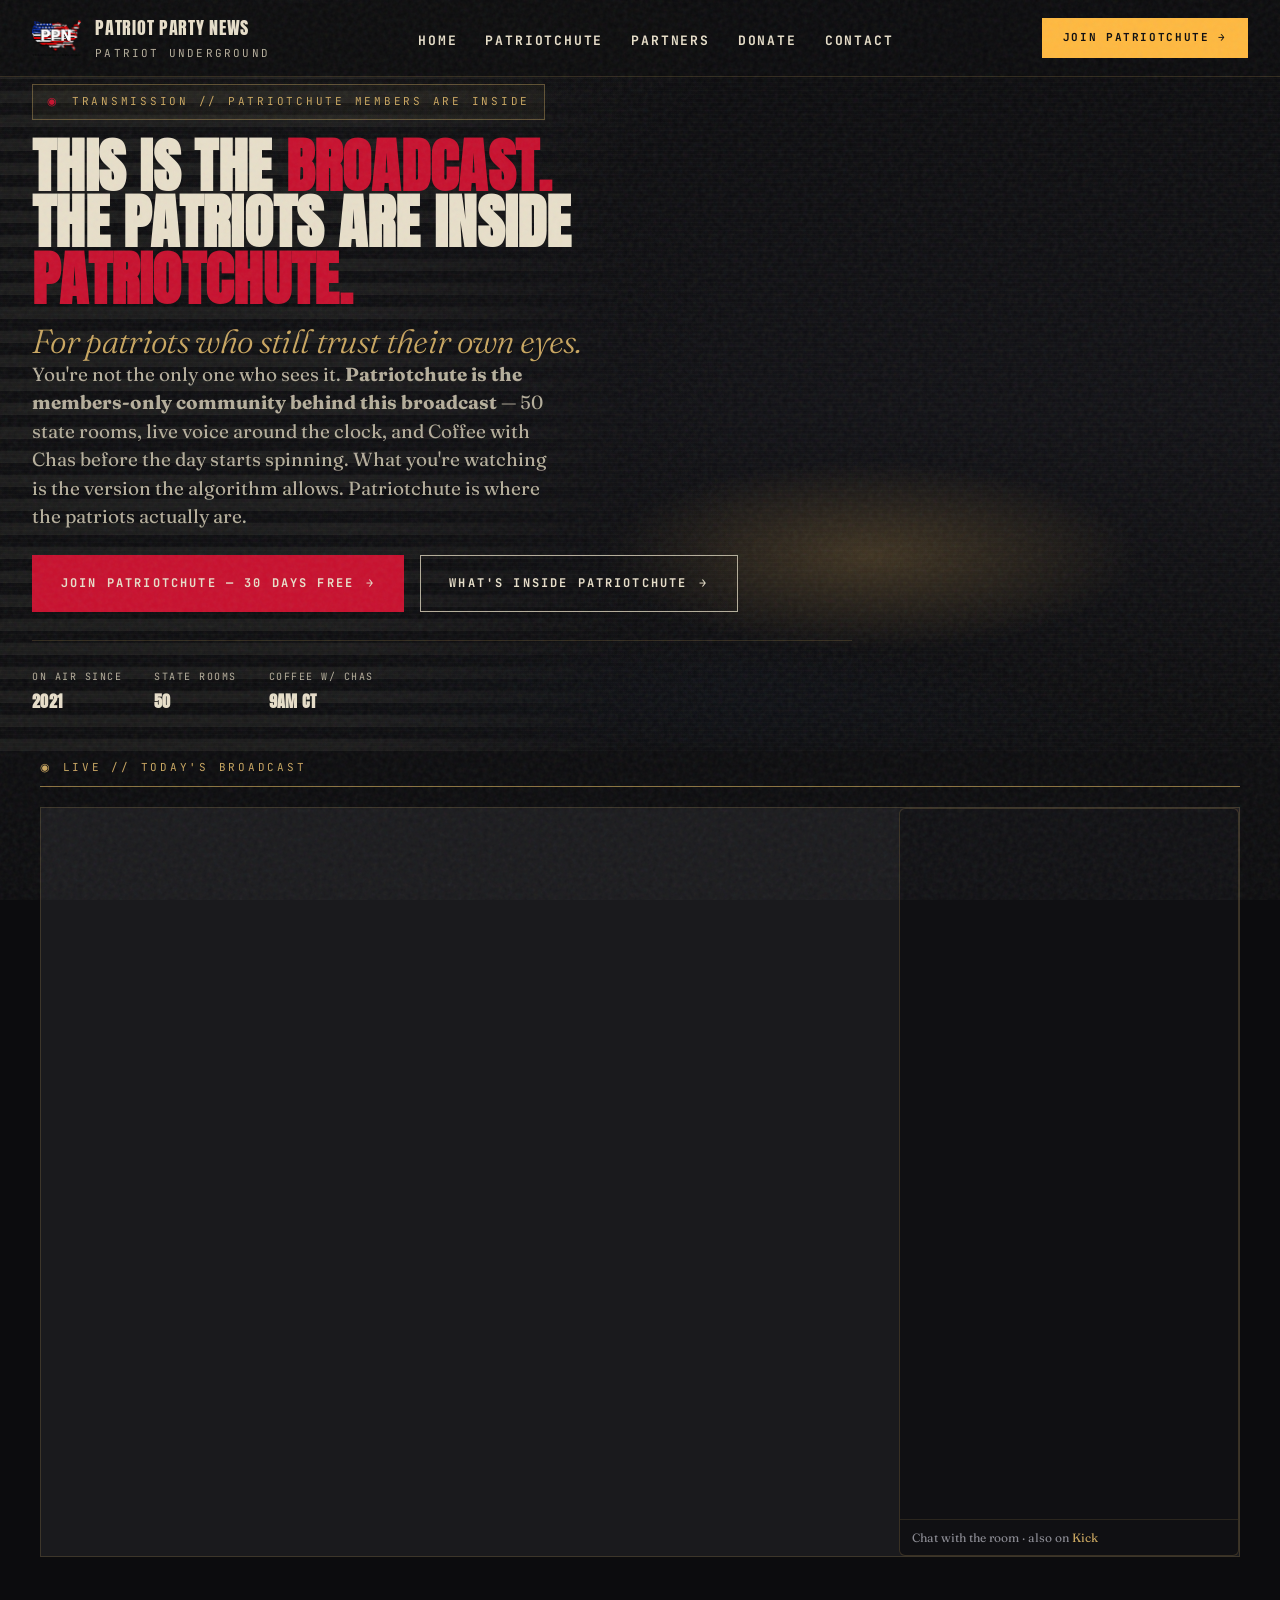
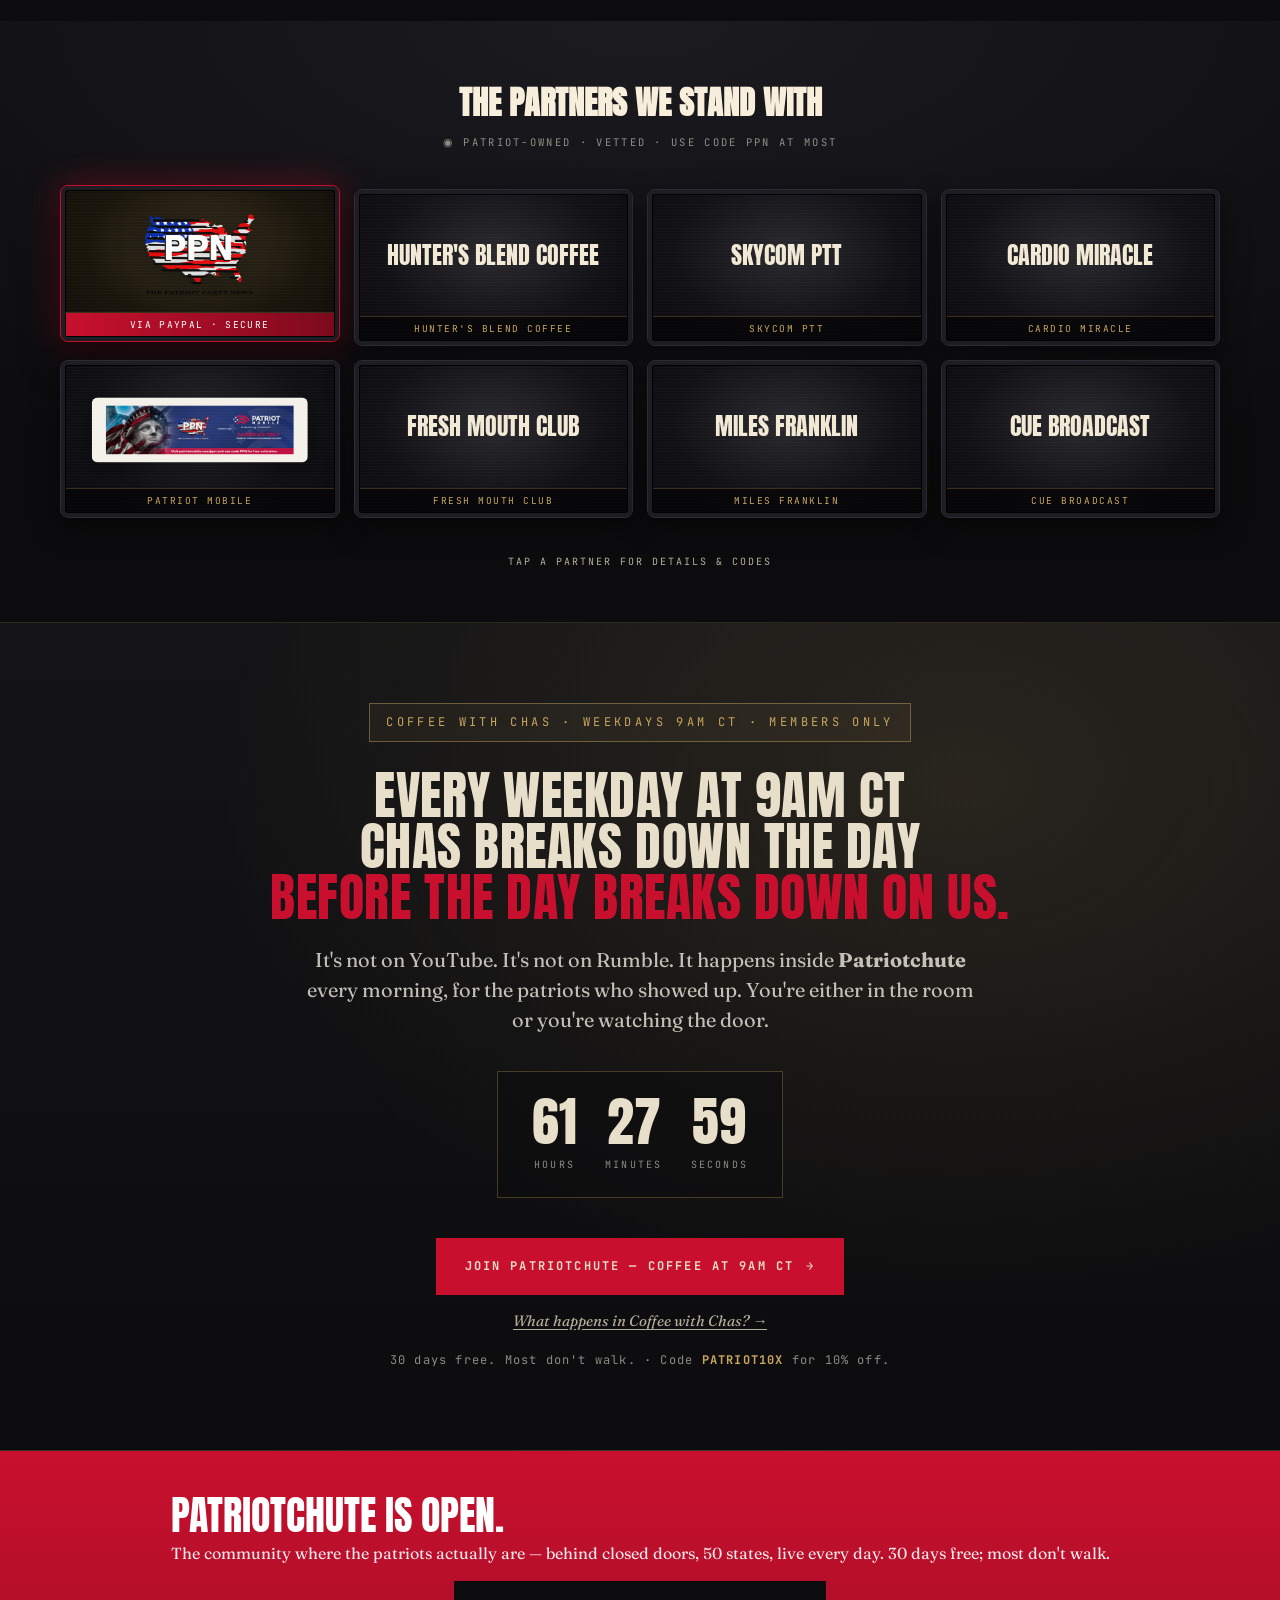
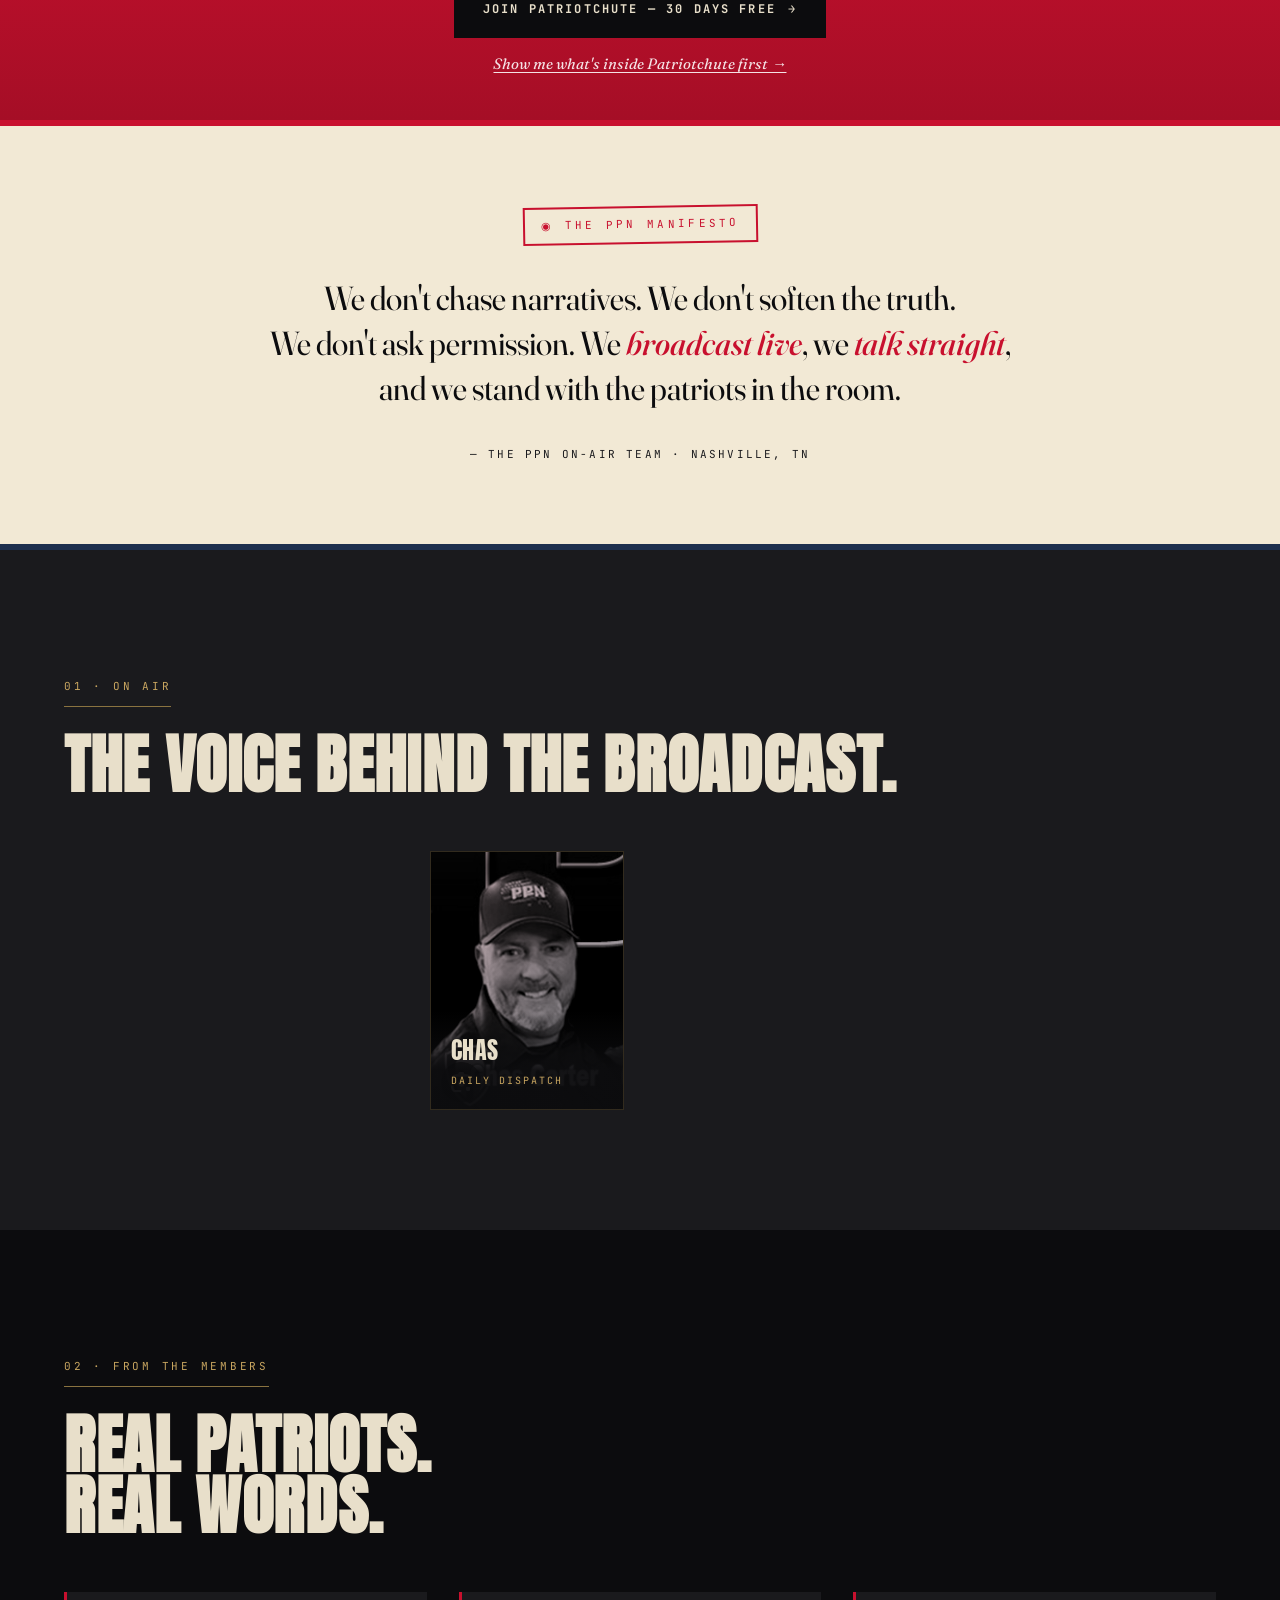
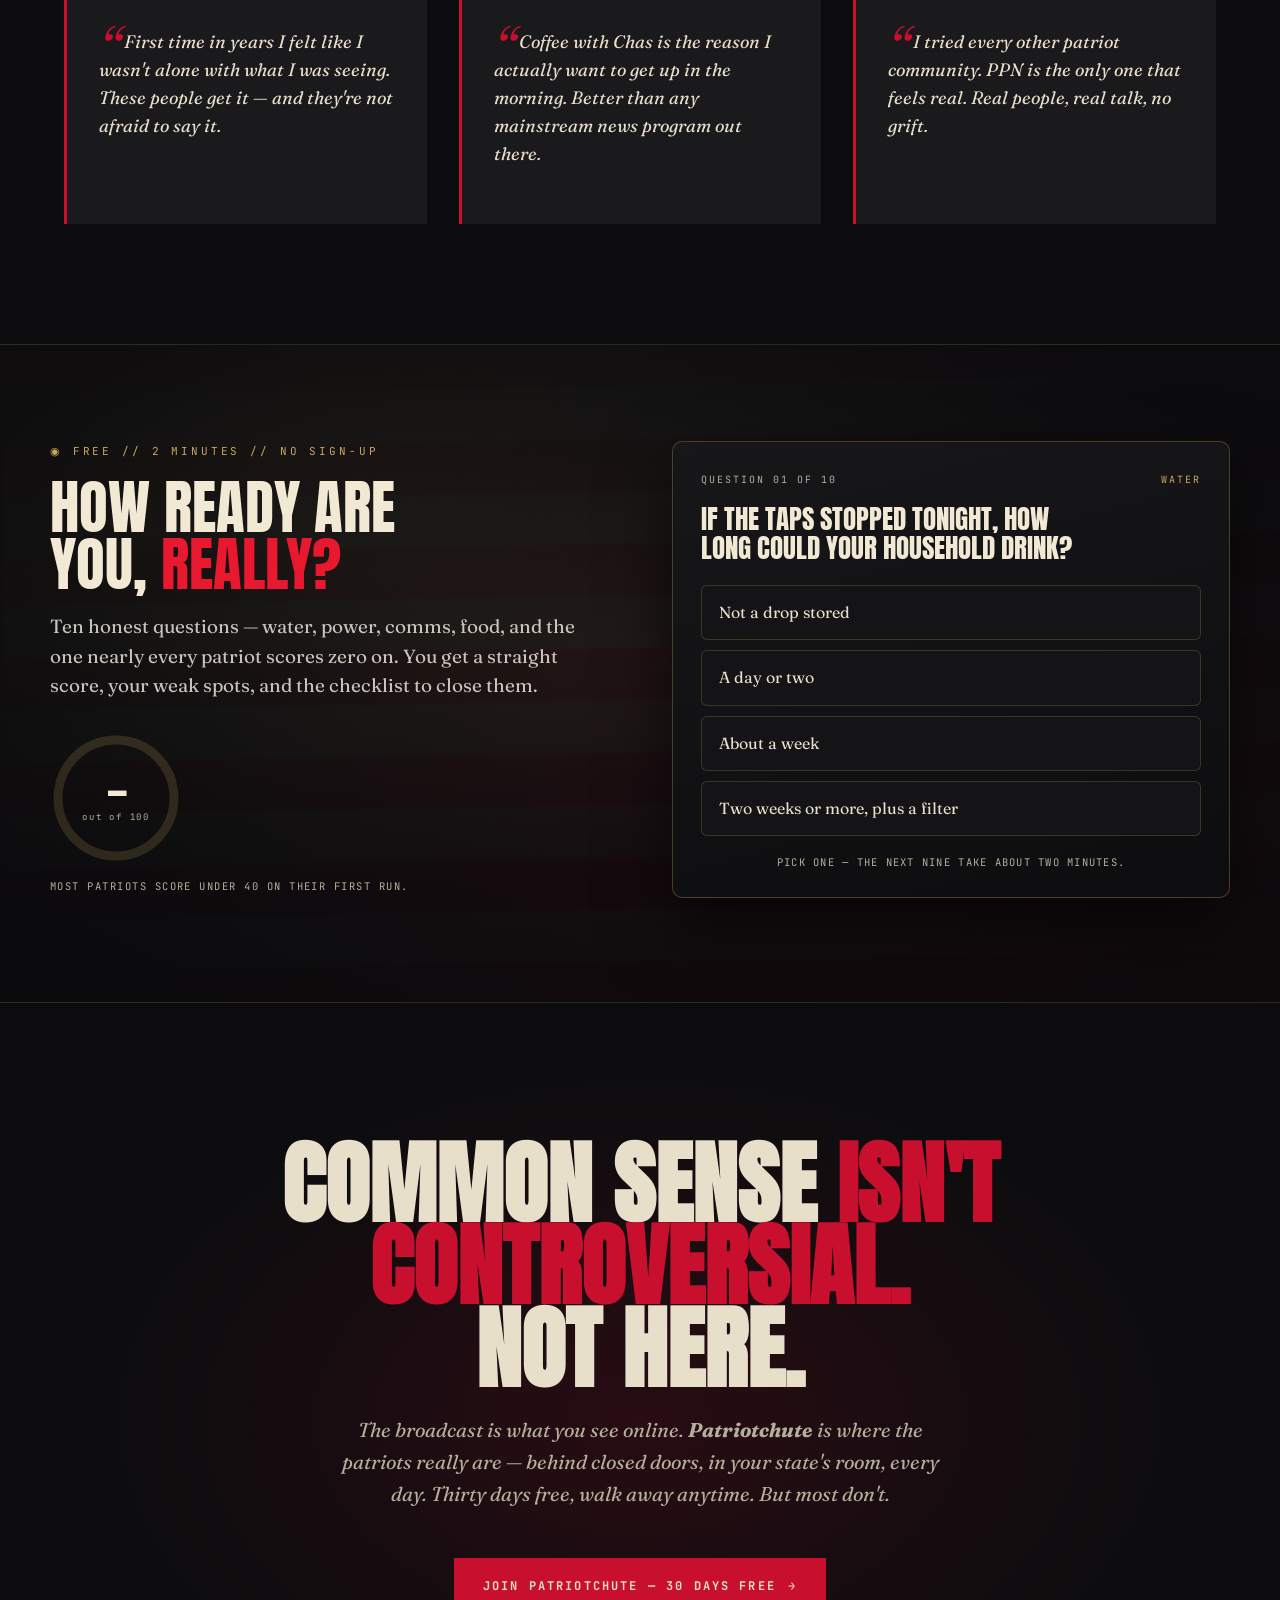
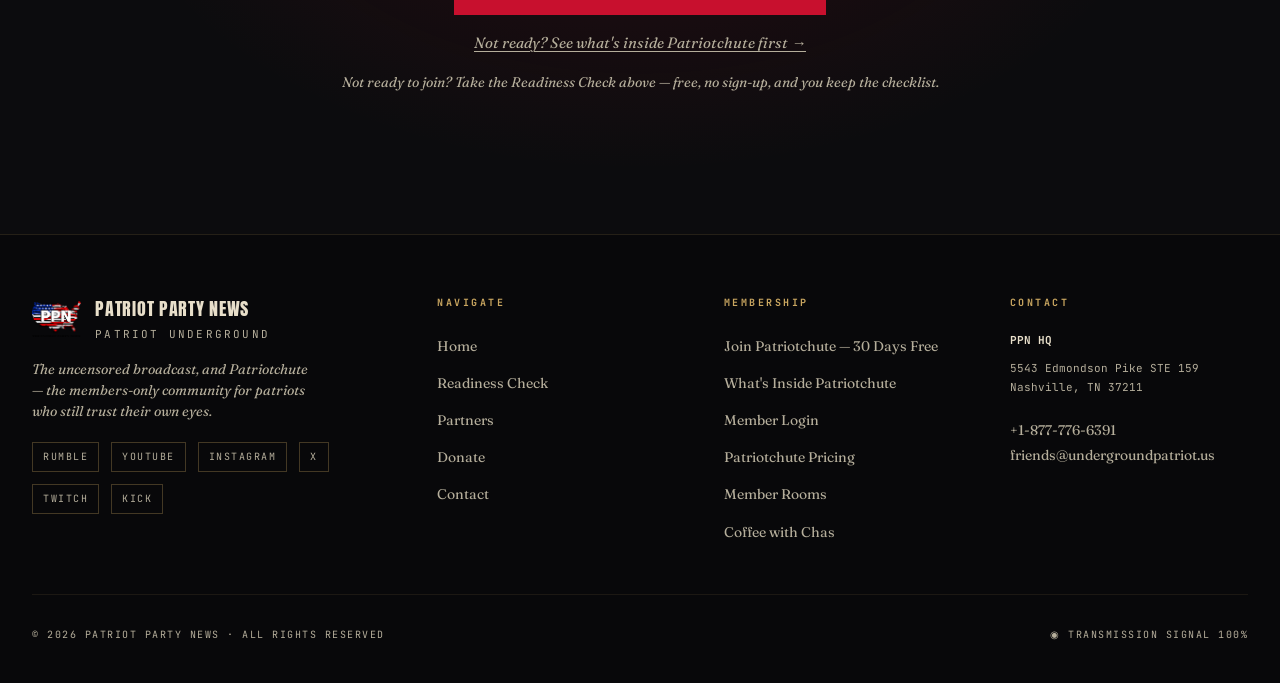
<file: ppn-static/index.html>
<!DOCTYPE html>
<html lang="en">
<head>
<meta charset="UTF-8">
<meta name="viewport" content="width=device-width, initial-scale=1.0">
<title>Patriot Party News — Uncensored Live News for Patriots</title>
<meta name="description" content="Live, uncensored news for patriots who trust their own eyes. Watch the free broadcast, then join Patriotchute — the members-only community where the patriots actually are. 50 state rooms, live voice, Coffee with Chas daily.">
<link rel="canonical" href="https://thepatriotpartynews.com/">

<!-- Favicon / icons -->
<link rel="icon" href="./assets/img/favicon.ico" sizes="any">
<link rel="icon" type="image/png" href="./assets/img/ppn-site-icon-512.png" sizes="512x512">
<link rel="apple-touch-icon" href="./assets/img/ppn-site-icon-512.png">
<meta name="theme-color" content="#0C0C0E">

<!-- Open Graph / social share -->
<meta property="og:type" content="website">
<meta property="og:site_name" content="Patriot Party News">
<meta property="og:title" content="Patriot Party News — Uncensored Live News for Patriots">
<meta property="og:description" content="Live, uncensored news for patriots who trust their own eyes. Watch the free broadcast, then join Patriotchute — the members-only community where the patriots actually are. 50 state rooms, live voice, Coffee with Chas daily.">
<meta property="og:url" content="https://thepatriotpartynews.com/">
<meta property="og:image" content="https://thepatriotpartynews.com/assets/img/ppn-og.png">
<meta property="og:image:width" content="1200">
<meta property="og:image:height" content="630">
<meta name="twitter:card" content="summary_large_image">
<meta name="twitter:title" content="Patriot Party News — Uncensored Live News for Patriots">
<meta name="twitter:description" content="Live, uncensored news for patriots who trust their own eyes. Watch the free broadcast, then join Patriotchute — the members-only community where the patriots actually are. 50 state rooms, live voice, Coffee with Chas daily.">
<meta name="twitter:image" content="https://thepatriotpartynews.com/assets/img/ppn-og.png">
<link rel="preconnect" href="https://fonts.googleapis.com">
<link rel="preconnect" href="https://fonts.gstatic.com" crossorigin>
<link href="https://fonts.googleapis.com/css2?family=Anton&family=Fraunces:opsz,wght@9..144,300;9..144,400;9..144,500;9..144,600;9..144,700;9..144,800;9..144,900&family=JetBrains+Mono:wght@400;500;700&display=swap" rel="stylesheet">
<link rel="stylesheet" href="./style.css">
<link rel="stylesheet" href="./home.css">
<style>
/* ── Readiness Check section (homepage) ───────────────────────────────────
   Asks question one right here. Answering banks the score and carries the
   visitor into the full check, so nobody has to decide to "start" anything.
   .rdy-bg is a CSS stand-in for the eventual background film — swapping in a
   <video class="rdy-video"> later needs no other change. */
.rdy{position:relative;padding:96px 32px 104px;overflow:hidden;
  border-top:1px solid rgba(201,166,96,.2);border-bottom:1px solid rgba(201,166,96,.2);
  background:#0A0A0C}
.rdy-video,.rdy-bg{position:absolute;inset:0;width:100%;height:100%;object-fit:cover;z-index:0}
.rdy-bg{
  background:
    radial-gradient(ellipse at 22% 18%, rgba(201,166,96,.16) 0%, transparent 58%),
    radial-gradient(ellipse at 82% 82%, rgba(200,16,46,.14) 0%, transparent 60%),
    repeating-linear-gradient(179deg, rgba(200,16,46,.05) 0 7.7%, rgba(239,230,210,.04) 7.7% 15.4%),
    linear-gradient(180deg,#101013 0%,#0A0A0C 100%);
  filter:blur(1px)}
.rdy-scrim{position:absolute;inset:0;z-index:1;pointer-events:none;
  background:radial-gradient(ellipse at 50% 50%, rgba(10,10,12,.25) 0%, rgba(10,10,12,.86) 88%)}

.rdy-inner{position:relative;z-index:2;max-width:1180px;margin:0 auto;
  display:grid;grid-template-columns:1fr 1fr;gap:64px;align-items:center}

.rdy-eyebrow{font-family:'JetBrains Mono',monospace;font-size:11px;letter-spacing:.26em;
  text-transform:uppercase;color:var(--brass);margin-bottom:18px}
.rdy-headline{font-family:'Anton',sans-serif;font-weight:400;text-transform:uppercase;
  font-size:clamp(34px,4.6vw,60px);line-height:.98;color:var(--parchment);margin:0 0 18px;text-wrap:balance}
.rdy-headline .red{color:var(--flag-red-bright)}
.rdy-sub{font-family:'Fraunces',serif;font-size:clamp(16px,1.9vw,19px);line-height:1.55;
  color:rgba(245,240,230,.8);max-width:52ch;margin:0 0 32px}

.rdy-dial{position:relative;width:132px;height:132px}
.rdy-dial svg{transform:rotate(-90deg)}
#rdyRing{transition:stroke-dashoffset 1.1s cubic-bezier(.2,.7,.3,1),stroke .5s ease}
.rdy-dial-num{position:absolute;inset:0;display:flex;flex-direction:column;align-items:center;justify-content:center}
.rdy-dial-num b{font-family:'Anton',sans-serif;font-size:34px;line-height:1;color:var(--parchment)}
.rdy-dial-num span{font-family:'JetBrains Mono',monospace;font-size:9px;letter-spacing:.2em;color:var(--bone-dim);margin-top:3px}
.rdy-dial-note{font-family:'JetBrains Mono',monospace;font-size:10.5px;letter-spacing:.14em;
  text-transform:uppercase;color:var(--bone-dim);margin:14px 0 0}

.rdy-card{background:linear-gradient(165deg,#17171A,#0D0D0F);border:1px solid rgba(201,166,96,.3);
  border-radius:10px;padding:30px 28px 26px;box-shadow:0 30px 70px rgba(0,0,0,.6)}
.rdy-card-head{display:flex;justify-content:space-between;align-items:center;gap:12px;margin-bottom:16px;
  font-family:'JetBrains Mono',monospace;font-size:10px;letter-spacing:.2em;text-transform:uppercase}
.rdy-step{color:var(--bone-dim)}
.rdy-cat{color:var(--brass)}
.rdy-q{font-family:'Anton',sans-serif;font-weight:400;text-transform:uppercase;
  font-size:clamp(20px,2.5vw,27px);line-height:1.1;color:var(--parchment);margin:0 0 22px;text-wrap:balance}
.rdy-opts{display:flex;flex-direction:column;gap:10px}
.rdy-opt{display:block;width:100%;text-align:left;font-family:'Fraunces',serif;font-size:16px;
  line-height:1.45;color:var(--bone);background:#141417;border:1px solid rgba(201,166,96,.22);
  border-radius:6px;padding:15px 17px;cursor:pointer;
  transition:border-color .18s ease,background .18s ease,transform .18s ease}
.rdy-opt:hover{border-color:var(--flag-red);background:#191a1e;transform:translateX(3px)}
.rdy-opt:focus-visible{outline:2px solid var(--brass);outline-offset:2px}
.rdy-opt.chosen{border-color:var(--flag-red);background:#1d1418}
.rdy-foot{font-family:'JetBrains Mono',monospace;font-size:10.5px;letter-spacing:.12em;
  text-transform:uppercase;color:var(--bone-dim);margin:18px 0 0;text-align:center}

@media (prefers-reduced-motion:reduce){
  #rdyRing{transition:none}
  .rdy-opt{transition:none}
  .rdy-opt:hover{transform:none}
}
@media (max-width:900px){
  .rdy{padding:72px 22px 80px}
  .rdy-inner{grid-template-columns:1fr;gap:36px}
  .rdy-dial{margin:0 auto}
  .rdy-dial-note{text-align:center}
  .rdy-left{text-align:center}
  .rdy-sub{margin-left:auto;margin-right:auto}
}
@media (max-width:560px){
  .rdy-card{padding:22px 18px 20px}
}
</style>
</head>
<body>

<!-- NAV  (Watch Live tab removed; CTA → ClickFunnels) -->
<nav class="nav">
  <div class="nav-inner">
    <div class="nav-brand">
      <div class="nav-mark nav-mark-has-logo"><a href="./index.html" class="custom-logo-link"><img src="./assets/img/ppn-logo.png" alt="Patriot Party News" class="custom-logo"></a></div>
      <div class="nav-wordmark">
        Patriot Party News
        <span class="dim">Patriot Underground</span>
      </div>
    </div>
    <ul class="nav-links">
      <li><a href="./index.html">Home</a></li>
      <li><a href="./join.html">Patriotchute</a></li>
      <li><a href="./partners.html">Partners</a></li>
      <li><a href="./donate.html">Donate</a></li>
      <li><a href="./contact.html">Contact</a></li>
    </ul>
    <a href="https://www.patriotchute.com/users/onboarding/choose_plan?plan_id=2267386&amp;bundle_token=8a2bad0893042bd83ecd59267a9b1d16&amp;prefer_signup=true&amp;utm_source=manual" class="nav-cta">Join Patriotchute →</a>
    <button class="nav-toggle" id="navToggle" aria-label="Open menu" aria-expanded="false"><span></span><span></span><span></span></button>
  </div>
</nav>

<!-- HERO  (text full width on top) -->
<section class="hero hero--home scanlines">
  <div class="hero-scene" id="heroScene" aria-hidden="true">
    <video class="hero-scene-video" autoplay muted loop playsinline src="./assets/img/hero-beacon.mp4"></video>
  </div>
  <div class="hero-scene-scrim" aria-hidden="true"></div>
  <div class="hero-flag-bg"></div>
  <div class="hero-inner">
    <div class="hero-left">
      <div class="hero-eyebrow">Transmission // Patriotchute Members Are Inside</div>
      <h1 class="hero-headline">
        This is the <span class="red">broadcast.</span><br>
        The patriots are inside<br>
        <span class="red">Patriotchute.</span>
      </h1>
      <p class="hero-tagline italic">For patriots who still trust their own eyes.</p>
      <p class="hero-sub">
        You're not the only one who sees it. <strong>Patriotchute is the members-only community behind this broadcast</strong> — 50 state rooms, live voice around the clock, and Coffee with Chas before the day starts spinning. What you're watching is the version the algorithm allows. Patriotchute is where the patriots actually are.
      </p>
      <div class="hero-ctas">
        <a href="https://www.patriotchute.com/users/onboarding/choose_plan?plan_id=2267386&amp;bundle_token=8a2bad0893042bd83ecd59267a9b1d16&amp;prefer_signup=true&amp;utm_source=manual" class="btn btn-primary">
          Join Patriotchute — 30 Days Free <span class="arrow">→</span>
        </a>
        <a href="./join.html" class="btn btn-secondary">What's Inside Patriotchute <span class="arrow">→</span></a>
      </div>
      <div class="hero-meta">
        <div>
          On Air Since
          <strong>2021</strong>
        </div>
        <div>
          State Rooms
          <strong>50</strong>
        </div>
        <div>
          Coffee w/ Chas
          <strong>9am CT</strong>
        </div>
      </div>
    </div>
  </div>
</section>

<!-- LIVE STREAM  (full player + chat + related, moved from Watch Live page) -->
<section class="home-stream-section" id="liveStream">
  <span class="section-label home-stream-label">◉ Live // Today's Broadcast</span>
  <div class="watch-live-stream-wrap stream-row">
    <div class="stream-player-col"><div id="boxcast-widget-camchjsm3ribblsbfb7c" class="watch-live-stream"></div></div>
    <aside class="stream-chat">
      <iframe id="ppnChatFrame" title="PPN live chat" loading="lazy"></iframe>
      <div class="stream-chat-foot">Chat with the room · also on <a href="https://kick.com/ppn1776" target="_blank" rel="noopener">Kick</a></div>
    </aside>
    <script>(function(){var f=document.getElementById('ppnChatFrame');if(location.hostname){f.src='https://www.twitch.tv/embed/thepatriotpartynewsppn2/chat?darkpopout&parent='+location.hostname;}})();</script>
    <script type="text/javascript" charset="utf-8">(function(d, s, c, o) {var js = d.createElement(s), fjs = d.getElementsByTagName(s)[0];js.src = '//js.boxcast.com/v3.min.js';js.onload = function() { boxcast.noConflict()('#boxcast-widget-'+c).loadChannel(c, o); };js.charset = 'utf-8';fjs.parentNode.insertBefore(js, fjs);}(document, 'script', 'camchjsm3ribblsbfb7c', {"showTitle":1,"showDescription":1,"showHighlights":1,"showRelated":true,"defaultVideo":"next","playInline":false,"dvr":true,"market":"smb","showCountdown":true,"showDonations":true,"showDocuments":true,"showIndex":true,"showChat":true,"hidePreBroadcastTextOverlay":false,"layout":"playlist-to-right"}));</script>
  </div>
</section>

<!-- PARTNERS  (directly under the live stream — with View All) -->
<section class="partners partners-flow" id="partners">
  <div class="pc-shell">
    <h3 class="partners-heading pc-heading">The Partners We Stand With</h3>
    <p class="pc-kicker">◉ Patriot-owned · vetted · use code PPN at most</p>
    <div class="prow" id="prow" aria-label="PPN partners"></div>
    <p class="prow-hint">Tap a partner for details &amp; codes</p>
  </div>
</section>

<!-- COFFEE WITH CHAS  (conversion block — Hook 04 + Hook 06) -->
<section class="coffee-cta">
  <div class="coffee-inner">
    <span class="coffee-banner">Coffee with Chas · Weekdays 9AM CT · Members Only</span>
    <h2 class="coffee-headline">
      Every Weekday at 9AM CT<br>
      Chas breaks down the day<br>
      <span class="red">before the day breaks down on us.</span>
    </h2>
    <p class="coffee-sub">
      It's not on YouTube. It's not on Rumble. It happens inside <strong>Patriotchute</strong> every morning, for the patriots who showed up. You're either in the room or you're watching the door.
    </p>
    <div class="coffee-countdown" id="coffeeCountdown" aria-label="Time until next Coffee with Chas">
      <div class="coffee-unit"><b id="cd-h">00</b><span>Hours</span></div>
      <div class="coffee-unit"><b id="cd-m">00</b><span>Minutes</span></div>
      <div class="coffee-unit"><b id="cd-s">00</b><span>Seconds</span></div>
    </div>
    <div class="coffee-ctas">
      <a href="https://www.patriotchute.com/users/onboarding/choose_plan?plan_id=2267386&amp;bundle_token=8a2bad0893042bd83ecd59267a9b1d16&amp;prefer_signup=true&amp;utm_source=manual" class="btn btn-primary">
        Join Patriotchute — Coffee at 9AM CT <span class="arrow">→</span>
      </a>
      <div><a class="cta-more" href="./join.html">What happens in Coffee with Chas? →</a></div>
    </div>
    <p class="coffee-fineprint">30 days free. Most don't walk. · Code <strong>PATRIOT10X</strong> for 10% off.</p>
  </div>
</section>

<!-- JOIN BANNER  (red strip between Partners and Manifesto) -->
<section class="join-banner">
  <div class="join-banner-inner">
    <div class="join-banner-text">
      <h2 class="join-banner-head">Patriotchute is open.</h2>
      <p class="join-banner-sub">The community where the patriots actually are — behind closed doors, 50 states, live every day. 30 days free; most don't walk.</p>
    </div>
    <div class="join-banner-cta">
      <a href="https://www.patriotchute.com/users/onboarding/choose_plan?plan_id=2267386&amp;bundle_token=8a2bad0893042bd83ecd59267a9b1d16&amp;prefer_signup=true&amp;utm_source=manual" class="btn btn-primary">Join Patriotchute — 30 Days Free <span class="arrow">→</span></a>
      <a class="cta-more cta-more--on-red" href="./join.html">Show me what's inside Patriotchute first →</a>
    </div>
  </div>
</section>

<!-- MANIFESTO -->
<section class="manifesto">
  <div class="manifesto-inner">
    <div class="manifesto-stamp">◉ The PPN Manifesto</div>
    <p class="manifesto-text">
      We don't chase narratives. We don't soften the truth.<br>
      We don't ask permission. We <em>broadcast live</em>, we <em>talk straight</em>,<br>
      and we stand with the patriots in the room.
    </p>
    <div class="manifesto-sig">— The PPN On-Air Team · Nashville, TN</div>
  </div>
</section>

<!-- TEAM -->
<section class="team" id="team">
  <div class="container">
    <span class="section-label">01 · On Air</span>
    <h2 class="section-heading">The voice behind the broadcast.</h2>
    <div class="team-grid team-grid--solo">
      <div class="team-card">
        <img class="team-photo" src="./assets/img/recovered/Chas-227x300-1.jpg" alt="Chas — PPN Host">
        <div class="team-overlay">
          <div class="team-name">Chas</div>
          <div class="team-role">Daily Dispatch</div>
        </div>
      </div>
    </div>
  </div>
</section>

<!-- TESTIMONIALS -->
<section class="testimonials">
  <div class="container">
    <span class="section-label">02 · From the Members</span>
    <h2 class="section-heading">Real patriots.<br>Real words.</h2>
    <div class="test-grid">
      <div class="test-card">
        <p class="test-quote">First time in years I felt like I wasn't alone with what I was seeing. These people get it — and they're not afraid to say it.</p>
      </div>
      <div class="test-card">
        <p class="test-quote">Coffee with Chas is the reason I actually want to get up in the morning. Better than any mainstream news program out there.</p>
      </div>
      <div class="test-card">
        <p class="test-quote">I tried every other patriot community. PPN is the only one that feels real. Real people, real talk, no grift.</p>
      </div>
    </div>
  </div>
</section>

<!-- READINESS CHECK — inline first question; answering carries you into the full check -->
<section class="rdy" id="readiness">
  <!-- Drop a loop in here later and it plays behind everything, like the hero:
       <video class="rdy-video" autoplay muted loop playsinline poster="..." src="..."></video> -->
  <div class="rdy-bg" aria-hidden="true"></div>
  <div class="rdy-scrim" aria-hidden="true"></div>

  <div class="rdy-inner">
    <div class="rdy-left">
      <div class="rdy-eyebrow">◉ Free // 2 Minutes // No Sign-Up</div>
      <h2 class="rdy-headline">How ready are you, <span class="red">really?</span></h2>
      <p class="rdy-sub">
        Ten honest questions — water, power, comms, food, and the one nearly every patriot
        scores zero on. You get a straight score, your weak spots, and the checklist to close them.
      </p>

      <div class="rdy-dial" aria-hidden="true">
        <svg viewBox="0 0 132 132" width="132" height="132">
          <circle cx="66" cy="66" r="58" fill="none" stroke="rgba(201,166,96,.18)" stroke-width="9"></circle>
          <circle id="rdyRing" cx="66" cy="66" r="58" fill="none" stroke="#C8102E" stroke-width="9"
                  stroke-linecap="round" stroke-dasharray="364.4" stroke-dashoffset="364.4"></circle>
        </svg>
        <div class="rdy-dial-num"><b id="rdyNum">—</b><span>out of 100</span></div>
      </div>
      <p class="rdy-dial-note">Most patriots score under 40 on their first run.</p>
    </div>

    <div class="rdy-right">
      <div class="rdy-card">
        <div class="rdy-card-head">
          <span class="rdy-step">Question 01 of 10</span>
          <span class="rdy-cat">Water</span>
        </div>
        <h3 class="rdy-q">If the taps stopped tonight, how long could your household drink?</h3>
        <div class="rdy-opts" id="rdyOpts">
          <button type="button" class="rdy-opt" data-score="0">Not a drop stored</button>
          <button type="button" class="rdy-opt" data-score="3">A day or two</button>
          <button type="button" class="rdy-opt" data-score="7">About a week</button>
          <button type="button" class="rdy-opt" data-score="10">Two weeks or more, plus a filter</button>
        </div>
        <p class="rdy-foot" id="rdyFoot">Pick one — the next nine take about two minutes.</p>
      </div>
    </div>
  </div>
</section>

<!-- FINAL CTA -->
<section class="final-cta">
  <div class="container">
    <h2 class="final-cta-headline">
      Common sense <span class="red">isn't controversial.</span><br>
      Not here.
    </h2>
    <p class="final-cta-sub">
      The broadcast is what you see online. <strong>Patriotchute</strong> is where the patriots really are — behind closed doors, in your state's room, every day. Thirty days free, walk away anytime. But most don't.
    </p>
    <a href="https://www.patriotchute.com/users/onboarding/choose_plan?plan_id=2267386&amp;bundle_token=8a2bad0893042bd83ecd59267a9b1d16&amp;prefer_signup=true&amp;utm_source=manual" class="btn btn-primary">
      Join Patriotchute — 30 Days Free <span class="arrow">→</span>
    </a>
    <div><a class="final-more" href="./join.html">Not ready? See what's inside Patriotchute first →</a></div>
    <!-- The Subscribe form that stood here was wired to preventDefault() with no
         handler behind it — every address typed in was silently discarded. It is
         replaced by the Readiness Check until a real provider is connected. -->
    <p class="email-note">Not ready to join? Take the Readiness Check above — free, no sign-up, and you keep the checklist.</p>
  </div>
</section>

<!-- FOOTER -->
<footer class="footer">
  <div class="footer-inner">
    <div class="footer-col">
      <div class="nav-brand" style="margin-bottom: 16px;">
        <div class="nav-mark nav-mark-has-logo"><a href="./index.html" class="custom-logo-link"><img src="./assets/img/ppn-logo.png" alt="Patriot Party News" class="custom-logo"></a></div>
        <div class="nav-wordmark">
          Patriot Party News
          <span class="dim">Patriot Underground</span>
        </div>
      </div>
      <p class="footer-brand-line">The uncensored broadcast, and Patriotchute — the members-only community for patriots who still trust their own eyes.</p>
      <div class="footer-socials">
        <a href="https://rumble.com/c/PPN" target="_blank" rel="noopener">Rumble</a>
        <a href="https://www.youtube.com/@OfficialPatriotPartyNews" target="_blank" rel="noopener">YouTube</a>
        <a href="https://www.instagram.com/OfficialPatriotPartyNews/" target="_blank" rel="noopener">Instagram</a>
        <a href="https://twitter.com/PPN1776" target="_blank" rel="noopener">X</a>
        <a href="https://www.twitch.tv/thepatriotpartynewsppn2" target="_blank" rel="noopener">Twitch</a>
        <a href="https://kick.com/ppn1776" target="_blank" rel="noopener">Kick</a>
      </div>
    </div>
    <div class="footer-col">
      <h4>Navigate</h4>
      <ul>
        <li><a href="./index.html">Home</a></li>
        <li><a href="./readiness.html">Readiness Check</a></li>
        <li><a href="./partners.html">Partners</a></li>
          <li><a href="./donate.html">Donate</a></li>
        <li><a href="./contact.html">Contact</a></li>
      </ul>
    </div>
    <div class="footer-col">
      <h4>Membership</h4>
      <ul>
        <li><a href="https://www.patriotchute.com/users/onboarding/choose_plan?plan_id=2267386&amp;bundle_token=8a2bad0893042bd83ecd59267a9b1d16&amp;prefer_signup=true&amp;utm_source=manual">Join Patriotchute — 30 Days Free</a></li>
        <li><a href="./join.html">What's Inside Patriotchute</a></li>
        <li><a href="https://www.patriotchute.com/users/sign_in" target="_blank" rel="noopener">Member Login</a></li>
        <li><a href="./join.html#pricing">Patriotchute Pricing</a></li>
        <li><a href="https://www.patriotchute.com/" target="_blank" rel="noopener">Member Rooms</a></li>
        <li><a href="https://www.patriotchute.com/" target="_blank" rel="noopener">Coffee with Chas</a></li>
      </ul>
    </div>
    <div class="footer-col">
      <h4>Contact</h4>
      <div class="footer-contact">
        <strong>PPN HQ</strong>
        5543 Edmondson Pike STE 159<br>
        Nashville, TN 37211<br><br>
        <a href="tel:+18777766391">+1-877-776-6391</a><br>
        <a href="mailto:friends@undergroundpatriot.us">friends@undergroundpatriot.us</a>
      </div>
    </div>
  </div>
  <div class="footer-meta">
    <span>&copy; 2026 Patriot Party News · All Rights Reserved</span>
    <span>◉ Transmission Signal 100%</span>
  </div>
</footer>

<!-- Countdown to next 9am Central (Coffee with Chas) -->
<script>
(function(){
  function tick(){
    // "now" as America/Chicago wall-clock (parsed in browser-local tz so the diff is tz-correct)
    var now = new Date(new Date().toLocaleString('en-US', {timeZone:'America/Chicago'}));
    var target = new Date(now);
    target.setHours(9,0,0,0);
    if (now >= target) { target.setDate(target.getDate()+1); }
    var day = target.getDay();
    if (day === 6) { target.setDate(target.getDate()+2); }      // Sat -> Mon
    else if (day === 0) { target.setDate(target.getDate()+1); } // Sun -> Mon
    var diff = Math.max(0, target - now);
    var h = Math.floor(diff/3600000);
    var m = Math.floor((diff%3600000)/60000);
    var s = Math.floor((diff%60000)/1000);
    var pad = function(n){ return (n<10?'0':'')+n; };
    var eh=document.getElementById('cd-h'), em=document.getElementById('cd-m'), es=document.getElementById('cd-s');
    if(eh){ eh.textContent=pad(h); em.textContent=pad(m); es.textContent=pad(s); }
  }
  tick(); setInterval(tick, 1000);
})();
</script>
<script src="./assets/js/main.js"></script>


<!-- partner detail modal -->
<div class="pmodal" id="pmodal" role="dialog" aria-modal="true" hidden>
  <div class="pmodal-card">
    <button class="pmodal-x" id="pmodalX" aria-label="Close">×</button>
    <div class="pmodal-logo" id="pmLogo"></div>
    <div class="pmodal-tag" id="pmTag"></div>
    <h4 class="pmodal-name" id="pmName"></h4>
    <p class="pmodal-desc" id="pmDesc"></p>
    <div><span class="pmodal-code" id="pmCode"></span></div>
    <a class="pmodal-visit" id="pmVisit" href="#">Visit →</a>
  </div>
</div>

<!-- "We interrupt this feed" popup -->
<div class="ppn-overlay" id="ppnOverlay" role="dialog" aria-modal="true" aria-labelledby="popH" hidden>
  <div class="ppn-pop">
    <div class="colorbars" aria-hidden="true"><i class="cb1"></i><i class="cb2"></i><i class="cb3"></i><i class="cb4"></i><i class="cb5"></i><i class="cb6"></i><i class="cb7"></i><i class="cb8"></i><i class="cb9"></i></div>
    <button class="pop-x" id="popX" aria-label="Close">×</button>
    <div class="pop-eyebrow blink">We interrupt this feed</div>
    <h3 class="pop-h" id="popH"><span class="l1">The real story</span><span class="l2">is inside Patriotchute.</span></h3>
    <div class="pop-code" id="popCode"></div>
    <a class="pop-cta" href="https://www.patriotchute.com/users/onboarding/choose_plan?plan_id=2267386&amp;bundle_token=8a2bad0893042bd83ecd59267a9b1d16&amp;prefer_signup=true&amp;utm_source=manual">Join Patriotchute</a>
    <a class="pop-invite" href="./join.html">or see what's inside Patriotchute first →</a>
    <button class="pop-dismiss" id="popDismiss">skip</button>
  </div>
</div>

<script>
/* Partner cover-flow carousel */
(function(){
  var P=[
   {n:"Support PPN",t:"Keep us on air",d:"The broadcast stays free because patriots keep it free. One-time or monthly — every dollar keeps the signal up.",code:"Via PayPal · Secure",u:"https://www.paypal.com/donate?hosted_button_id=DVPPSJQW9RURQ",img:"./assets/img/ppn-logo.png",gold:1},
   {n:"Hunter's Blend Coffee",t:"Coffee & Food",d:"Small-batch specialty coffee roasted in Ohio — faith, freedom & specialty coffee, supporting pro-life, veteran and conservation causes.",code:"CODE: PPN",u:"https://www.huntersblendcoffee.com/ppn",img:"https://huntersblendcoffee.com/cdn/shop/files/DSC06197_b0ab2964-bd04-4c2d-8d1f-663e9ef4073a.jpg?width=600",cover:1},
   {n:"Skycom PTT",t:"Communications",d:"Push-to-talk-over-cellular radios and comms gear — instant team connectivity across 4G, 5G, LTE and Wi-Fi, with rentals and pro consulting.",code:"CODE: PPN",u:"https://skycomptt.com/",img:"https://skycomptt.com/wp-content/uploads/2026/05/5365915d-889d-4dba-8a12-236d23de2064-300x300.png",light:1},
   {n:"Cardio Miracle",t:"Wellness",d:"Whole-food nitric-oxide supplement with 50+ bioavailable ingredients — circulation, energy and heart health. 60-day guarantee.",code:"★ Discount via link",u:"https://cardiomiracle.com/?ref=zTTBm8_aiaNrR",img:"https://cardiomiracle.com/cdn/shop/files/cardio_logo.png",light:1},
   {n:"Patriot Mobile",t:"Communications",d:"America's Christian conservative wireless carrier — nationwide coverage on major networks, supporting causes patriots believe in.",code:"PPN — Free activation",u:"https://patriotmobile.com/partners/ppn",img:"./assets/img/recovered/PM_1920x500_ppn_v2-1024x267-1.jpg",light:1},
   {n:"Fresh Mouth Club",t:"Health",d:"“The future of brushing” — sonic toothbrushes, toothpaste, floss and UV sanitizers in easy subscription kits.",code:"PPN Partner",u:"https://www.freshmouth.club/?ref=THEPATRIOTPARTYNEWS",img:"https://www.freshmouth.club/cdn/shop/files/fmc_logo_1.png",light:1},
   {n:"Miles Franklin",t:"Precious Metals",d:"Family-owned gold and silver dealer since 1989 — A+ BBB rating, $12B+ in sales, strict consumer protections.",code:"Email for PPN price list",u:"mailto:info@milesfranklin.com?subject=PPN%20Price%20List%20Request",img:"https://milesfranklin.com/wp-content/uploads/2025/01/2025-MilesFranklin-logo-1024x256.png",light:1},
   {n:"CUE Broadcast",t:"Streaming TV",d:"Member-supported, faith, family and freedom-friendly streaming — 700+ live channels plus on-demand movies and shows, on up to 5 devices, for one honest price. No cable, no contract.",code:"Watch CUE with PPN",u:"https://www.cuebroadcast.com/w/ppn",img:"https://www.cuebroadcast.com/cue-logo-white.png"}
  ];
  var row=document.getElementById('prow');
  if(!row)return;
  var modal=document.getElementById('pmodal');
  function openModal(p){
    document.getElementById('pmLogo').innerHTML = p.img ? '<img src="'+p.img+'" alt="'+p.n+'">' : '<div class="pc-wordmark">'+p.n+'</div>';
    document.getElementById('pmLogo').className = 'pmodal-logo'+(p.light?' light':'')+(p.gold?' goldp':'');
    document.getElementById('pmTag').textContent = p.t;
    document.getElementById('pmName').textContent = p.n;
    document.getElementById('pmDesc').textContent = p.d;
    document.getElementById('pmCode').textContent = p.code;
    var v = document.getElementById('pmVisit'); v.href = p.u;
    if(p.u.indexOf('mailto:')===0){v.removeAttribute('target');}else{v.setAttribute('target','_blank');v.setAttribute('rel','noopener');}
    modal.hidden=false; requestAnimationFrame(function(){modal.classList.add('open')});
  }
  function closeModal(){modal.classList.remove('open');modal.hidden=true;}
  P.forEach(function(p,i){
    var el=document.createElement('button');
    el.type='button';
    el.className='ptile'+(p.gold?' gold':'')+(p.light?' light':'')+(p.cover?' cover':'');
    el.innerHTML=(p.img?'<img src="'+p.img+'" alt="" loading="lazy">':'<span class="ptile-mark">'+p.n+'</span>')
      +'<span class="ptile-name">'+p.n+'</span>'
      +'<span class="ptile-chyron">'+p.code+'</span>';
    var im=el.querySelector('img');
    if(im){im.addEventListener('error',function(){var m=document.createElement('span');m.className='ptile-mark';m.textContent=p.n;this.replaceWith(m);});}
    el.addEventListener('click',function(){openModal(p)});
    row.appendChild(el);
  });
  document.getElementById('pmodalX').addEventListener('click',closeModal);
  modal.addEventListener('click',function(e){if(e.target===modal)closeModal()});
  document.addEventListener('keydown',function(e){if(e.key==='Escape')closeModal()});
  /* broadcast cycle: one tile at a time goes red with its offer bar */
  var tiles=row.querySelectorAll('.ptile'),wi=0,cyc=null;
  var reduced=window.matchMedia('(prefers-reduced-motion: reduce)').matches;
  function stepWall(){
    tiles.forEach(function(t){t.classList.remove('on')});
    tiles[wi%tiles.length].classList.add('on');wi++;
  }
  function startWall(){
    if(reduced||cyc)return;
    stepWall();
    cyc=setInterval(stepWall,3000);
  }
  row.addEventListener('mouseenter',function(){
    if(cyc){clearInterval(cyc);cyc=null;}
    tiles.forEach(function(t){t.classList.remove('on')});
  });
  row.addEventListener('mouseleave',startWall);
  startWall();
})();

/* "We interrupt this feed" popup.
   Timing is deliberate: this is a long editorial page carrying a live stream,
   so an early interrupt costs us the viewer. Nothing fires for the first
   MIN_DWELL of ENGAGED time (time with the tab actually visible). After that
   the popup waits for a real signal — the reader going idle, reading past
   SCROLL_AT, or heading for the exit — with MAX_DWELL as a backstop.
   Once per visit; a deliberate dismissal snoozes it for 24 hours. */
(function(){
  var MIN_DWELL  = 30000;  /* hard floor — no popup before 30s of engaged time */
  var IDLE_AFTER = 15000;  /* then: 15s with no scroll, move, tap or keypress  */
  var SCROLL_AT  = 0.55;   /* or: 55% of the page read                         */
  var MAX_DWELL  = 75000;  /* or: 75s engaged, as a backstop                   */
  var SNOOZE_DAYS = 1;     /* after "skip" or "×", stay gone for 24 hours      */

  var ov=document.getElementById('ppnOverlay');
  if(!ov)return;
  try{
    if(sessionStorage.getItem('ppnPopShown'))return;
    var until=localStorage.getItem('ppnPopSnooze');
    if(until&&Date.now()<Number(until))return;
  }catch(e){}

  var engaged=0,idle=0,last=Date.now(),fired=false,tick=null;

  function setCode(){
    document.getElementById('popCode').innerHTML =
      'Code <b>PATRIOT10X</b> — 10% off, for life · 30-day free trial';
  }
  function ready(){
    if(fired||engaged<MIN_DWELL)return false;
    /* never stack on top of the partner detail dialog */
    var pm=document.getElementById('pmodal');
    return !(pm&&pm.classList.contains('open'));
  }
  function fire(){
    if(!ready())return;
    fired=true; if(tick)clearInterval(tick);
    try{sessionStorage.setItem('ppnPopShown','1');}catch(e){}
    setCode();ov.hidden=false;
    requestAnimationFrame(function(){ov.classList.add('open');});
  }
  function close(snooze){
    ov.classList.remove('open');ov.hidden=true;
    if(snooze===true){
      try{localStorage.setItem('ppnPopSnooze',String(Date.now()+SNOOZE_DAYS*864e5));}catch(e){}
    }
  }

  /* Engaged-time clock: a tab sitting in the background earns no credit. */
  tick=setInterval(function(){
    var now=Date.now(),d=now-last;last=now;
    if(document.hidden)return;
    engaged+=d;idle+=d;
    if(idle>=IDLE_AFTER||engaged>=MAX_DWELL)fire();
  },1000);

  function active(){idle=0;}
  ['pointerdown','pointermove','keydown','touchstart','wheel'].forEach(function(ev){
    window.addEventListener(ev,active,{passive:true});
  });
  window.addEventListener('scroll',function(){
    active();
    var h=document.documentElement;
    if(h.scrollHeight>window.innerHeight*1.5&&
       (window.scrollY+window.innerHeight)/h.scrollHeight>SCROLL_AT)fire();
  },{passive:true});
  /* Exit intent — desktop only, and only once past the floor. */
  document.addEventListener('mouseout',function(e){
    if(!e.relatedTarget&&e.clientY<=0)fire();
  });

  document.getElementById('popX').addEventListener('click',function(){close(true);});
  document.getElementById('popDismiss').addEventListener('click',function(){close(true);});
  ov.addEventListener('click',function(e){if(e.target===ov)close(false);});
  document.addEventListener('keydown',function(e){if(e.key==='Escape'&&!ov.hidden)close(false);});
})();
</script>

<script>
/* Readiness Check: answering question one here banks the score and hands off
   to the full check, which resumes at question two. */
(function(){
  var opts = document.getElementById('rdyOpts');
  if (!opts) return;
  var ring = document.getElementById('rdyRing');
  var num  = document.getElementById('rdyNum');
  var foot = document.getElementById('rdyFoot');
  var C = 364.4, busy = false;

  opts.addEventListener('click', function (e) {
    var btn = e.target.closest('.rdy-opt');
    if (!btn || busy) return;
    busy = true;
    var score = Number(btn.getAttribute('data-score'));
    btn.classList.add('chosen');

    /* show that one answer as a slice of 100, then carry it over */
    var shown = score * 10;
    num.textContent = shown;
    ring.style.strokeDashoffset = String(C - (C * shown / 100));
    ring.setAttribute('stroke', shown >= 70 ? '#5BA85B' : shown >= 40 ? '#C9A660' : '#C8102E');
    foot.textContent = 'Nine to go — taking you there…';

    var go = function () { window.location.href = './readiness.html?q1=' + score; };
    if (window.matchMedia('(prefers-reduced-motion: reduce)').matches) go();
    else setTimeout(go, 900);
  });
})();
</script>
</body>
</html>
</file>
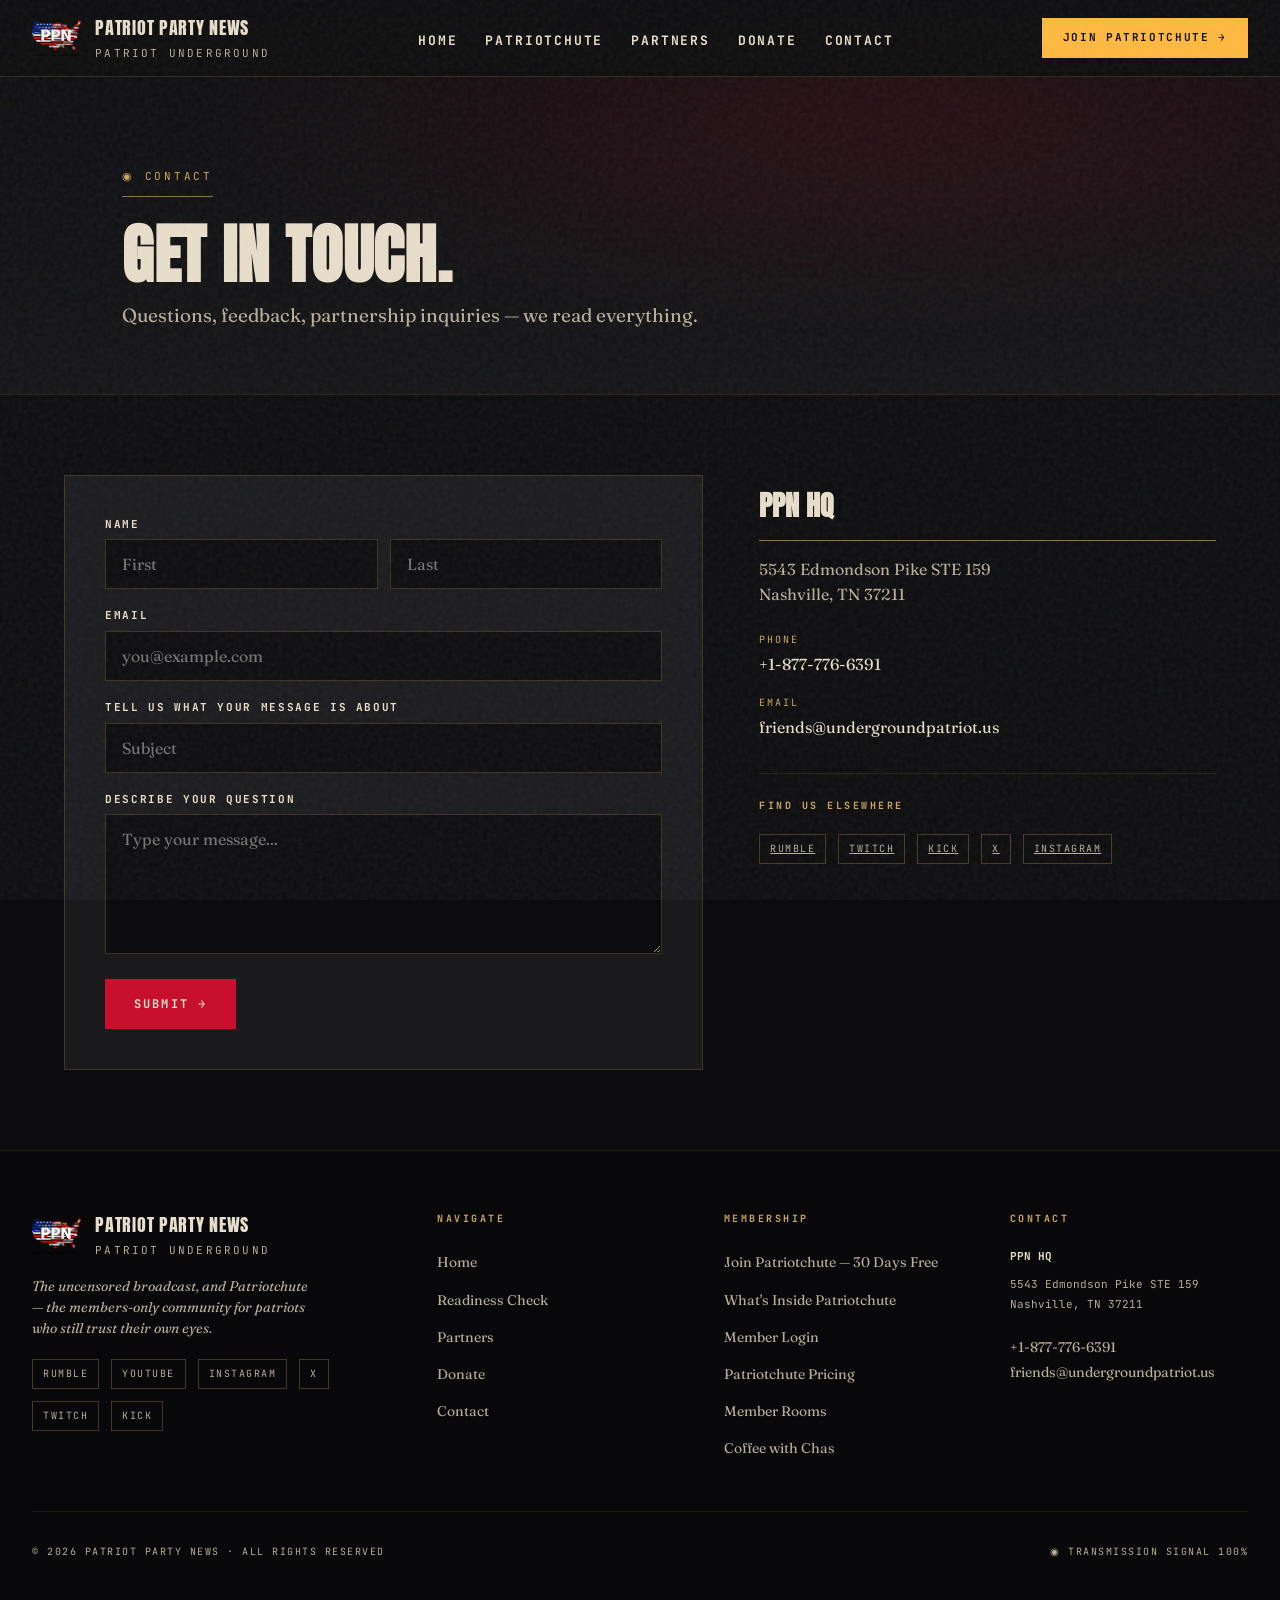
<file: ppn-static/contact.html>
<!DOCTYPE html>
<html lang="en">
<head>
<meta charset="UTF-8">
<meta name="viewport" content="width=device-width, initial-scale=1.0">
<title>Contact Us — Patriot Party News</title>
<meta name="description" content="Get in touch with the Patriot Party News team — questions, partnerships, or press. We read every message.">
<link rel="canonical" href="https://thepatriotpartynews.com/contact.html">

<!-- Favicon / icons -->
<link rel="icon" href="./assets/img/favicon.ico" sizes="any">
<link rel="icon" type="image/png" href="./assets/img/ppn-site-icon-512.png" sizes="512x512">
<link rel="apple-touch-icon" href="./assets/img/ppn-site-icon-512.png">
<meta name="theme-color" content="#0C0C0E">

<!-- Open Graph / social share -->
<meta property="og:type" content="website">
<meta property="og:site_name" content="Patriot Party News">
<meta property="og:title" content="Contact Us — Patriot Party News">
<meta property="og:description" content="Get in touch with the Patriot Party News team — questions, partnerships, or press. We read every message.">
<meta property="og:url" content="https://thepatriotpartynews.com/contact.html">
<meta property="og:image" content="https://thepatriotpartynews.com/assets/img/ppn-og.png">
<meta property="og:image:width" content="1200">
<meta property="og:image:height" content="630">
<meta name="twitter:card" content="summary_large_image">
<meta name="twitter:title" content="Contact Us — Patriot Party News">
<meta name="twitter:description" content="Get in touch with the Patriot Party News team — questions, partnerships, or press. We read every message.">
<meta name="twitter:image" content="https://thepatriotpartynews.com/assets/img/ppn-og.png">
<link rel="preconnect" href="https://fonts.googleapis.com">
<link rel="preconnect" href="https://fonts.gstatic.com" crossorigin>
<link href="https://fonts.googleapis.com/css2?family=Anton&family=Fraunces:opsz,wght@9..144,300;9..144,400;9..144,500;9..144,600;9..144,700;9..144,800;9..144,900&family=JetBrains+Mono:wght@400;500;700&display=swap" rel="stylesheet">
<link rel="stylesheet" href="./style.css">
<style>
  /* Visual-only static form for the preview file (real form is rendered by WPForms in production) */
  .preview-form { display: flex; flex-direction: column; gap: 18px; }
  .preview-form .field-row { display: grid; grid-template-columns: 1fr 1fr; gap: 12px; }
  .preview-form label {
    color: var(--bone);
    font-family: 'JetBrains Mono', monospace;
    font-size: 11px;
    letter-spacing: 0.15em;
    text-transform: uppercase;
    font-weight: 700;
    margin-bottom: 6px;
    display: block;
  }
  .preview-form input[type="text"],
  .preview-form input[type="email"],
  .preview-form textarea {
    width: 100%;
    background: var(--ink);
    border: 1px solid rgba(201, 166, 96, 0.25);
    color: var(--bone);
    font-family: 'Fraunces', serif;
    font-size: 16px;
    padding: 14px 16px;
    border-radius: 0;
  }
  .preview-form input:focus, .preview-form textarea:focus {
    border-color: var(--flag-red);
    outline: none;
  }
  .preview-form textarea { min-height: 140px; resize: vertical; }
  .preview-form button {
    background: var(--flag-red);
    color: var(--bone);
    border: 1px solid var(--flag-red);
    padding: 16px 28px;
    font-family: 'JetBrains Mono', monospace;
    font-size: 12px;
    letter-spacing: 0.18em;
    text-transform: uppercase;
    font-weight: 700;
    cursor: pointer;
    align-self: flex-start;
  }
  .preview-form-note {
    margin-top: 16px;
    padding: 12px 14px;
    background: rgba(201, 166, 96, 0.08);
    border-left: 3px solid var(--brass);
    font-family: 'JetBrains Mono', monospace;
    font-size: 11px;
    letter-spacing: 0.05em;
    color: var(--bone-dim);
  }
  .form-success {
    margin-top: 20px;
    padding: 20px 24px;
    background: rgba(201, 166, 96, 0.12);
    border-left: 4px solid var(--flag-red);
    font-family: 'Fraunces', serif;
    font-size: 18px;
    line-height: 1.4;
    color: var(--bone);
    font-weight: 500;
  }
  .form-success strong {
    display: block;
    font-family: 'Anton', sans-serif;
    font-size: 22px;
    letter-spacing: 0.04em;
    text-transform: uppercase;
    color: var(--flag-red);
    margin-bottom: 6px;
  }
  .form-error {
    margin-top: 20px;
    padding: 16px 20px;
    background: rgba(180, 30, 30, 0.10);
    border-left: 4px solid var(--flag-red);
    font-family: 'JetBrains Mono', monospace;
    font-size: 13px;
    color: var(--bone);
  }
</style>
</head>
<body>

<!-- NAV -->
<nav class="nav">
  <div class="nav-inner">
    <div class="nav-brand">
      <div class="nav-mark nav-mark-has-logo"><a href="./index.html" class="custom-logo-link"><img src="./assets/img/ppn-logo.png" alt="Patriot Party News" class="custom-logo"></a></div>
      <div class="nav-wordmark">
        Patriot Party News
        <span class="dim">Patriot Underground</span>
      </div>
    </div>
    <ul class="nav-links">
      <li><a href="./index.html">Home</a></li>
      <li><a href="./join.html">Patriotchute</a></li>
      <li><a href="./partners.html">Partners</a></li>
      <li><a href="./donate.html">Donate</a></li>
      <li><a href="./contact.html">Contact</a></li>
    </ul>
    <a href="https://www.patriotchute.com/users/onboarding/choose_plan?plan_id=2267386&amp;bundle_token=8a2bad0893042bd83ecd59267a9b1d16&amp;prefer_signup=true&amp;utm_source=manual" class="nav-cta">Join Patriotchute →</a>
    <button class="nav-toggle" id="navToggle" aria-label="Open menu" aria-expanded="false"><span></span><span></span><span></span></button>
  </div>
</nav>

<main class="contact-page">
  <section class="page-band">
    <div class="container">
      <span class="section-label">◉ Contact</span>
      <h1 class="section-heading">Get in touch.</h1>
      <p class="page-lead">Questions, feedback, partnership inquiries — we read everything.</p>
    </div>
  </section>

  <section class="contact-section">
    <div class="container">
      <div class="contact-grid">

        <div class="contact-form-wrap">
          <form id="contact-form" class="preview-form" action="https://formspree.io/f/xdajgazj" method="POST">
            <div>
              <label>Name</label>
              <div class="field-row">
                <input type="text" name="first_name" placeholder="First" required>
                <input type="text" name="last_name" placeholder="Last" required>
              </div>
            </div>
            <div>
              <label>Email</label>
              <input type="email" name="email" placeholder="you@example.com" required>
            </div>
            <div>
              <label>Tell us what your message is about</label>
              <input type="text" name="_subject" placeholder="Subject" required>
            </div>
            <div>
              <label>Describe your question</label>
              <textarea name="message" placeholder="Type your message..." required></textarea>
            </div>
            <button type="submit">Submit →</button>
            <div id="contact-form-status" style="display:none"></div>
          </form>
          <script>
            (function(){
              var form = document.getElementById('contact-form');
              var status = document.getElementById('contact-form-status');
              if (!form) return;
              form.addEventListener('submit', async function(e){
                e.preventDefault();
                var btn = form.querySelector('button[type="submit"]');
                var originalText = btn.textContent;
                btn.disabled = true;
                btn.textContent = 'Sending…';
                status.style.display = 'none';
                status.innerHTML = '';
                try {
                  var res = await fetch(form.action, {
                    method: 'POST',
                    body: new FormData(form),
                    headers: { 'Accept': 'application/json' }
                  });
                  if (res.ok) {
                    status.className = 'form-success';
                    status.innerHTML = '<strong>Message received.</strong>Thanks — your note is on its way to the PPN inbox. We read every one.';
                    status.style.display = 'block';
                    form.reset();
                    status.scrollIntoView({behavior: 'smooth', block: 'center'});
                  } else {
                    var data = await res.json().catch(function(){ return {}; });
                    status.className = 'form-error';
                    status.textContent = (data && data.error) || 'Something went wrong. Please try again or email us directly.';
                    status.style.display = 'block';
                  }
                } catch (err) {
                  status.className = 'form-error';
                  status.textContent = 'Network error. Please try again or email us directly.';
                  status.style.display = 'block';
                } finally {
                  btn.disabled = false;
                  btn.textContent = originalText;
                }
              });
            })();
          </script>
        </div>

        <aside class="contact-info">
          <h3 class="contact-info-heading">PPN HQ</h3>
          <address class="contact-address">
            5543 Edmondson Pike STE 159<br>
            Nashville, TN 37211
          </address>
          <p class="contact-line">
            <span class="contact-label">Phone</span>
            <a href="tel:+18777766391">+1-877-776-6391</a>
          </p>
          <p class="contact-line">
            <span class="contact-label">Email</span>
            <a href="mailto:friends@undergroundpatriot.us">friends@undergroundpatriot.us</a>
          </p>

          <div class="contact-socials">
            <h4>Find us elsewhere</h4>
            <div class="footer-socials">
              <a href="https://rumble.com/c/PPN" target="_blank" rel="noopener">Rumble</a>
              <a href="https://www.twitch.tv/thepatriotpartynewsppn2" target="_blank" rel="noopener">Twitch</a>
              <a href="https://kick.com/ppn1776" target="_blank" rel="noopener">Kick</a>
              <a href="https://twitter.com/PPN1776" target="_blank" rel="noopener">X</a>
              <a href="https://www.instagram.com/OfficialPatriotPartyNews/" target="_blank" rel="noopener">Instagram</a>
            </div>
          </div>
        </aside>

      </div>
    </div>
  </section>
</main>

<!-- FOOTER -->
<footer class="footer">
  <div class="footer-inner">
    <div class="footer-col">
      <div class="nav-brand" style="margin-bottom: 16px;">
        <div class="nav-mark nav-mark-has-logo"><a href="./index.html" class="custom-logo-link"><img src="./assets/img/ppn-logo.png" alt="Patriot Party News" class="custom-logo"></a></div>
        <div class="nav-wordmark">
          Patriot Party News
          <span class="dim">Patriot Underground</span>
        </div>
      </div>
      <p class="footer-brand-line">The uncensored broadcast, and Patriotchute — the members-only community for patriots who still trust their own eyes.</p>
      <div class="footer-socials">
        <a href="https://rumble.com/c/PPN" target="_blank" rel="noopener">Rumble</a>
        <a href="https://www.youtube.com/@OfficialPatriotPartyNews" target="_blank" rel="noopener">YouTube</a>
        <a href="https://www.instagram.com/OfficialPatriotPartyNews/" target="_blank" rel="noopener">Instagram</a>
        <a href="https://twitter.com/PPN1776" target="_blank" rel="noopener">X</a>
        <a href="https://www.twitch.tv/thepatriotpartynewsppn2" target="_blank" rel="noopener">Twitch</a>
        <a href="https://kick.com/ppn1776" target="_blank" rel="noopener">Kick</a>
      </div>
    </div>
    <div class="footer-col">
      <h4>Navigate</h4>
      <ul>
        <li><a href="./index.html">Home</a></li>
        <li><a href="./readiness.html">Readiness Check</a></li>
        <li><a href="./partners.html">Partners</a></li>
          <li><a href="./donate.html">Donate</a></li>
        <li><a href="./contact.html">Contact</a></li>
      </ul>
    </div>
    <div class="footer-col">
      <h4>Membership</h4>
      <ul>
        <li><a href="https://www.patriotchute.com/users/onboarding/choose_plan?plan_id=2267386&amp;bundle_token=8a2bad0893042bd83ecd59267a9b1d16&amp;prefer_signup=true&amp;utm_source=manual">Join Patriotchute — 30 Days Free</a></li>
        <li><a href="./join.html">What's Inside Patriotchute</a></li>
        <li><a href="https://www.patriotchute.com/users/sign_in" target="_blank" rel="noopener">Member Login</a></li>
        <li><a href="./join.html#pricing">Patriotchute Pricing</a></li>
        <li><a href="https://www.patriotchute.com/" target="_blank" rel="noopener">Member Rooms</a></li>
        <li><a href="https://www.patriotchute.com/" target="_blank" rel="noopener">Coffee with Chas</a></li>
      </ul>
    </div>
    <div class="footer-col">
      <h4>Contact</h4>
      <div class="footer-contact">
        <strong>PPN HQ</strong>
        5543 Edmondson Pike STE 159<br>
        Nashville, TN 37211<br><br>
        <a href="tel:+18777766391">+1-877-776-6391</a><br>
        <a href="mailto:friends@undergroundpatriot.us">friends@undergroundpatriot.us</a>
      </div>
    </div>
  </div>
  <div class="footer-meta">
    <span>&copy; 2026 Patriot Party News · All Rights Reserved</span>
    <span>◉ Transmission Signal 100%</span>
  </div>
</footer>

<script src="./assets/js/main.js"></script>

</body>
</html>
</file>
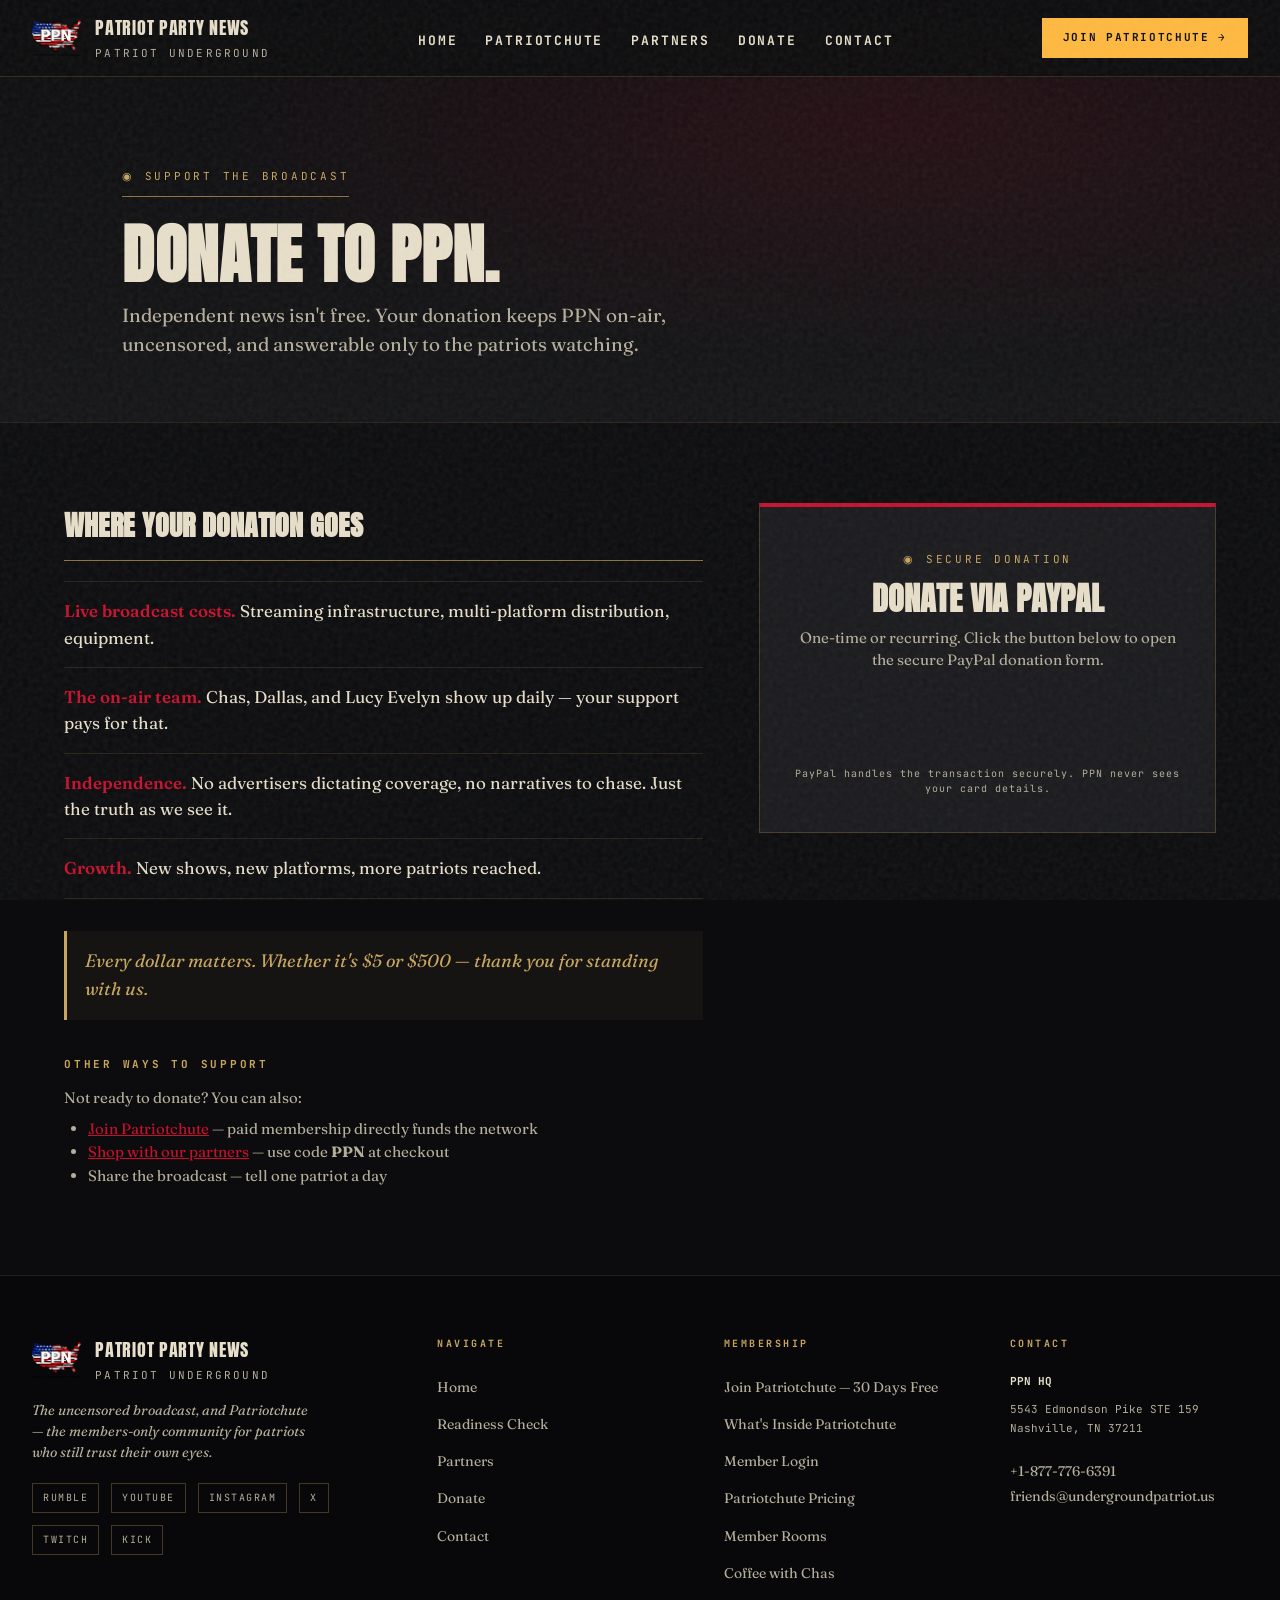
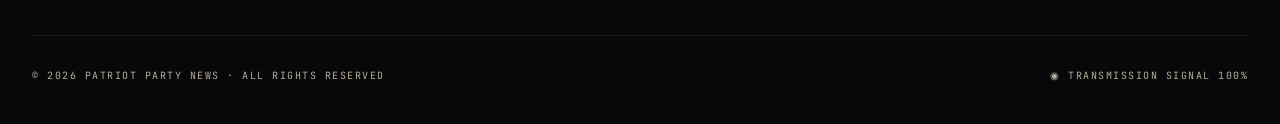
<file: ppn-static/donate.html>
<!DOCTYPE html>
<html lang="en">
<head>
<meta charset="UTF-8">
<meta name="viewport" content="width=device-width, initial-scale=1.0">
<title>Donate — Patriot Party News</title>
<meta name="description" content="Support independent, uncensored patriot media. Your donation keeps PPN's live broadcasts on the air and Patriotchute running.">
<link rel="canonical" href="https://thepatriotpartynews.com/donate.html">

<!-- Favicon / icons -->
<link rel="icon" href="./assets/img/favicon.ico" sizes="any">
<link rel="icon" type="image/png" href="./assets/img/ppn-site-icon-512.png" sizes="512x512">
<link rel="apple-touch-icon" href="./assets/img/ppn-site-icon-512.png">
<meta name="theme-color" content="#0C0C0E">

<!-- Open Graph / social share -->
<meta property="og:type" content="website">
<meta property="og:site_name" content="Patriot Party News">
<meta property="og:title" content="Donate — Patriot Party News">
<meta property="og:description" content="Support independent, uncensored patriot media. Your donation keeps PPN's live broadcasts on the air and Patriotchute running.">
<meta property="og:url" content="https://thepatriotpartynews.com/donate.html">
<meta property="og:image" content="https://thepatriotpartynews.com/assets/img/ppn-og.png">
<meta property="og:image:width" content="1200">
<meta property="og:image:height" content="630">
<meta name="twitter:card" content="summary_large_image">
<meta name="twitter:title" content="Donate — Patriot Party News">
<meta name="twitter:description" content="Support independent, uncensored patriot media. Your donation keeps PPN's live broadcasts on the air and Patriotchute running.">
<meta name="twitter:image" content="https://thepatriotpartynews.com/assets/img/ppn-og.png">
<link rel="preconnect" href="https://fonts.googleapis.com">
<link rel="preconnect" href="https://fonts.gstatic.com" crossorigin>
<link href="https://fonts.googleapis.com/css2?family=Anton&family=Fraunces:opsz,wght@9..144,300;9..144,400;9..144,500;9..144,600;9..144,700;9..144,800;9..144,900&family=JetBrains+Mono:wght@400;500;700&display=swap" rel="stylesheet">
<link rel="stylesheet" href="./style.css">
</head>
<body>

<!-- NAV -->
<nav class="nav">
  <div class="nav-inner">
    <div class="nav-brand">
      <div class="nav-mark nav-mark-has-logo"><a href="./index.html" class="custom-logo-link"><img src="./assets/img/ppn-logo.png" alt="Patriot Party News" class="custom-logo"></a></div>
      <div class="nav-wordmark">
        Patriot Party News
        <span class="dim">Patriot Underground</span>
      </div>
    </div>
    <ul class="nav-links">
      <li><a href="./index.html">Home</a></li>
      <li><a href="./join.html">Patriotchute</a></li>
      <li><a href="./partners.html">Partners</a></li>
      <li><a href="./donate.html">Donate</a></li>
      <li><a href="./contact.html">Contact</a></li>
    </ul>
    <a href="https://www.patriotchute.com/users/onboarding/choose_plan?plan_id=2267386&amp;bundle_token=8a2bad0893042bd83ecd59267a9b1d16&amp;prefer_signup=true&amp;utm_source=manual" class="nav-cta">Join Patriotchute →</a>
    <button class="nav-toggle" id="navToggle" aria-label="Open menu" aria-expanded="false"><span></span><span></span><span></span></button>
  </div>
</nav>

<main class="donate-page">
  <section class="page-band">
    <div class="container">
      <span class="section-label">◉ Support the Broadcast</span>
      <h1 class="section-heading">Donate to PPN.</h1>
      <p class="page-lead">Independent news isn't free. Your donation keeps PPN on-air, uncensored, and answerable only to the patriots watching.</p>
    </div>
  </section>

  <section class="donate-section">
    <div class="container">
      <div class="donate-grid">

        <div class="donate-info">
          <h3 class="donate-info-heading">Where your donation goes</h3>
          <ul class="donate-list">
            <li><strong>Live broadcast costs.</strong> Streaming infrastructure, multi-platform distribution, equipment.</li>
            <li><strong>The on-air team.</strong> Chas, Dallas, and Lucy Evelyn show up daily — your support pays for that.</li>
            <li><strong>Independence.</strong> No advertisers dictating coverage, no narratives to chase. Just the truth as we see it.</li>
            <li><strong>Growth.</strong> New shows, new platforms, more patriots reached.</li>
          </ul>

          <p class="donate-thanks">
            <em>Every dollar matters. Whether it's $5 or $500 — thank you for standing with us.</em>
          </p>

          <div class="donate-alt">
            <h4>Other ways to support</h4>
            <p>Not ready to donate? You can also:</p>
            <ul>
              <li><a href="https://www.patriotchute.com/users/onboarding/choose_plan?plan_id=2267386&amp;bundle_token=8a2bad0893042bd83ecd59267a9b1d16&amp;prefer_signup=true&amp;utm_source=manual">Join Patriotchute</a> — paid membership directly funds the network</li>
              <li><a href="./partners.html">Shop with our partners</a> — use code <strong>PPN</strong> at checkout</li>
              <li>Share the broadcast — tell one patriot a day</li>
            </ul>
          </div>
        </div>

        <aside class="donate-card">
          <div class="donate-card-header">
            <span class="donate-card-label">◉ Secure Donation</span>
            <h3 class="donate-card-heading">Donate via PayPal</h3>
            <p class="donate-card-sub">One-time or recurring. Click the button below to open the secure PayPal donation form.</p>
          </div>

          <div id="ppn-donate-button"></div>

          <p class="donate-card-note">PayPal handles the transaction securely. PPN never sees your card details.</p>
        </aside>

      </div>
    </div>
  </section>
</main>

<!-- FOOTER -->
<footer class="footer">
  <div class="footer-inner">
    <div class="footer-col">
      <div class="nav-brand" style="margin-bottom: 16px;">
        <div class="nav-mark nav-mark-has-logo"><a href="./index.html" class="custom-logo-link"><img src="./assets/img/ppn-logo.png" alt="Patriot Party News" class="custom-logo"></a></div>
        <div class="nav-wordmark">
          Patriot Party News
          <span class="dim">Patriot Underground</span>
        </div>
      </div>
      <p class="footer-brand-line">The uncensored broadcast, and Patriotchute — the members-only community for patriots who still trust their own eyes.</p>
      <div class="footer-socials">
        <a href="https://rumble.com/c/PPN" target="_blank" rel="noopener">Rumble</a>
        <a href="https://www.youtube.com/@OfficialPatriotPartyNews" target="_blank" rel="noopener">YouTube</a>
        <a href="https://www.instagram.com/OfficialPatriotPartyNews/" target="_blank" rel="noopener">Instagram</a>
        <a href="https://twitter.com/PPN1776" target="_blank" rel="noopener">X</a>
        <a href="https://www.twitch.tv/thepatriotpartynewsppn2" target="_blank" rel="noopener">Twitch</a>
        <a href="https://kick.com/ppn1776" target="_blank" rel="noopener">Kick</a>
      </div>
    </div>
    <div class="footer-col">
      <h4>Navigate</h4>
      <ul>
        <li><a href="./index.html">Home</a></li>
        <li><a href="./readiness.html">Readiness Check</a></li>
        <li><a href="./partners.html">Partners</a></li>
          <li><a href="./donate.html">Donate</a></li>
        <li><a href="./contact.html">Contact</a></li>
      </ul>
    </div>
    <div class="footer-col">
      <h4>Membership</h4>
      <ul>
        <li><a href="https://www.patriotchute.com/users/onboarding/choose_plan?plan_id=2267386&amp;bundle_token=8a2bad0893042bd83ecd59267a9b1d16&amp;prefer_signup=true&amp;utm_source=manual">Join Patriotchute — 30 Days Free</a></li>
        <li><a href="./join.html">What's Inside Patriotchute</a></li>
        <li><a href="https://www.patriotchute.com/users/sign_in" target="_blank" rel="noopener">Member Login</a></li>
        <li><a href="./join.html#pricing">Patriotchute Pricing</a></li>
        <li><a href="https://www.patriotchute.com/" target="_blank" rel="noopener">Member Rooms</a></li>
        <li><a href="https://www.patriotchute.com/" target="_blank" rel="noopener">Coffee with Chas</a></li>
      </ul>
    </div>
    <div class="footer-col">
      <h4>Contact</h4>
      <div class="footer-contact">
        <strong>PPN HQ</strong>
        5543 Edmondson Pike STE 159<br>
        Nashville, TN 37211<br><br>
        <a href="tel:+18777766391">+1-877-776-6391</a><br>
        <a href="mailto:friends@undergroundpatriot.us">friends@undergroundpatriot.us</a>
      </div>
    </div>
  </div>
  <div class="footer-meta">
    <span>&copy; 2026 Patriot Party News · All Rights Reserved</span>
    <span>◉ Transmission Signal 100%</span>
  </div>
</footer>

<script src="https://www.paypalobjects.com/donate/sdk/donate-sdk.js" charset="UTF-8"></script>
<script>
  if (typeof PayPal !== 'undefined' && PayPal.Donation) {
    PayPal.Donation.Button({
      env: 'production',
      hosted_button_id: 'DVPPSJQW9RURQ',
      image: {
        src: 'https://www.paypalobjects.com/en_US/i/btn/btn_donate_LG.gif',
        alt: 'Donate with PayPal',
        title: 'Donate to Patriot Party News via PayPal'
      }
    }).render('#ppn-donate-button');
  }
</script>
<script src="./assets/js/main.js"></script>

</body>
</html>
</file>
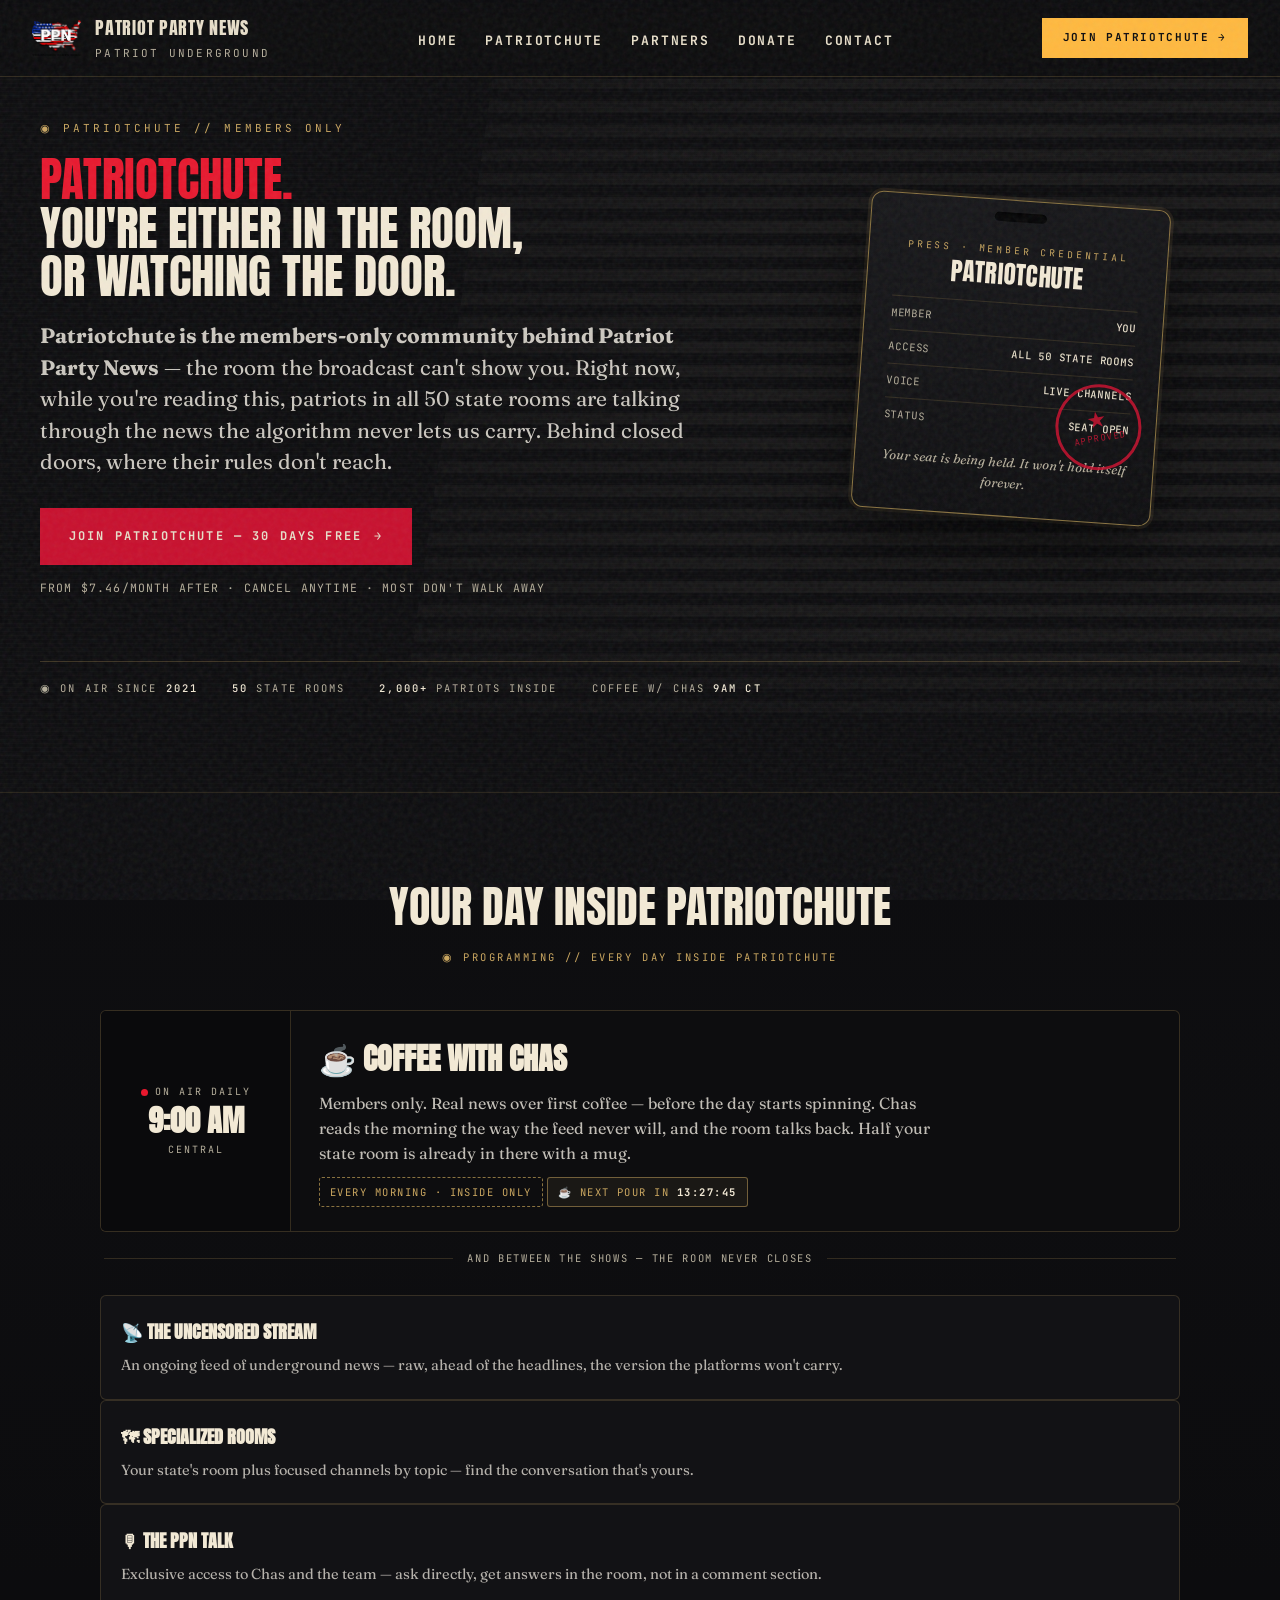
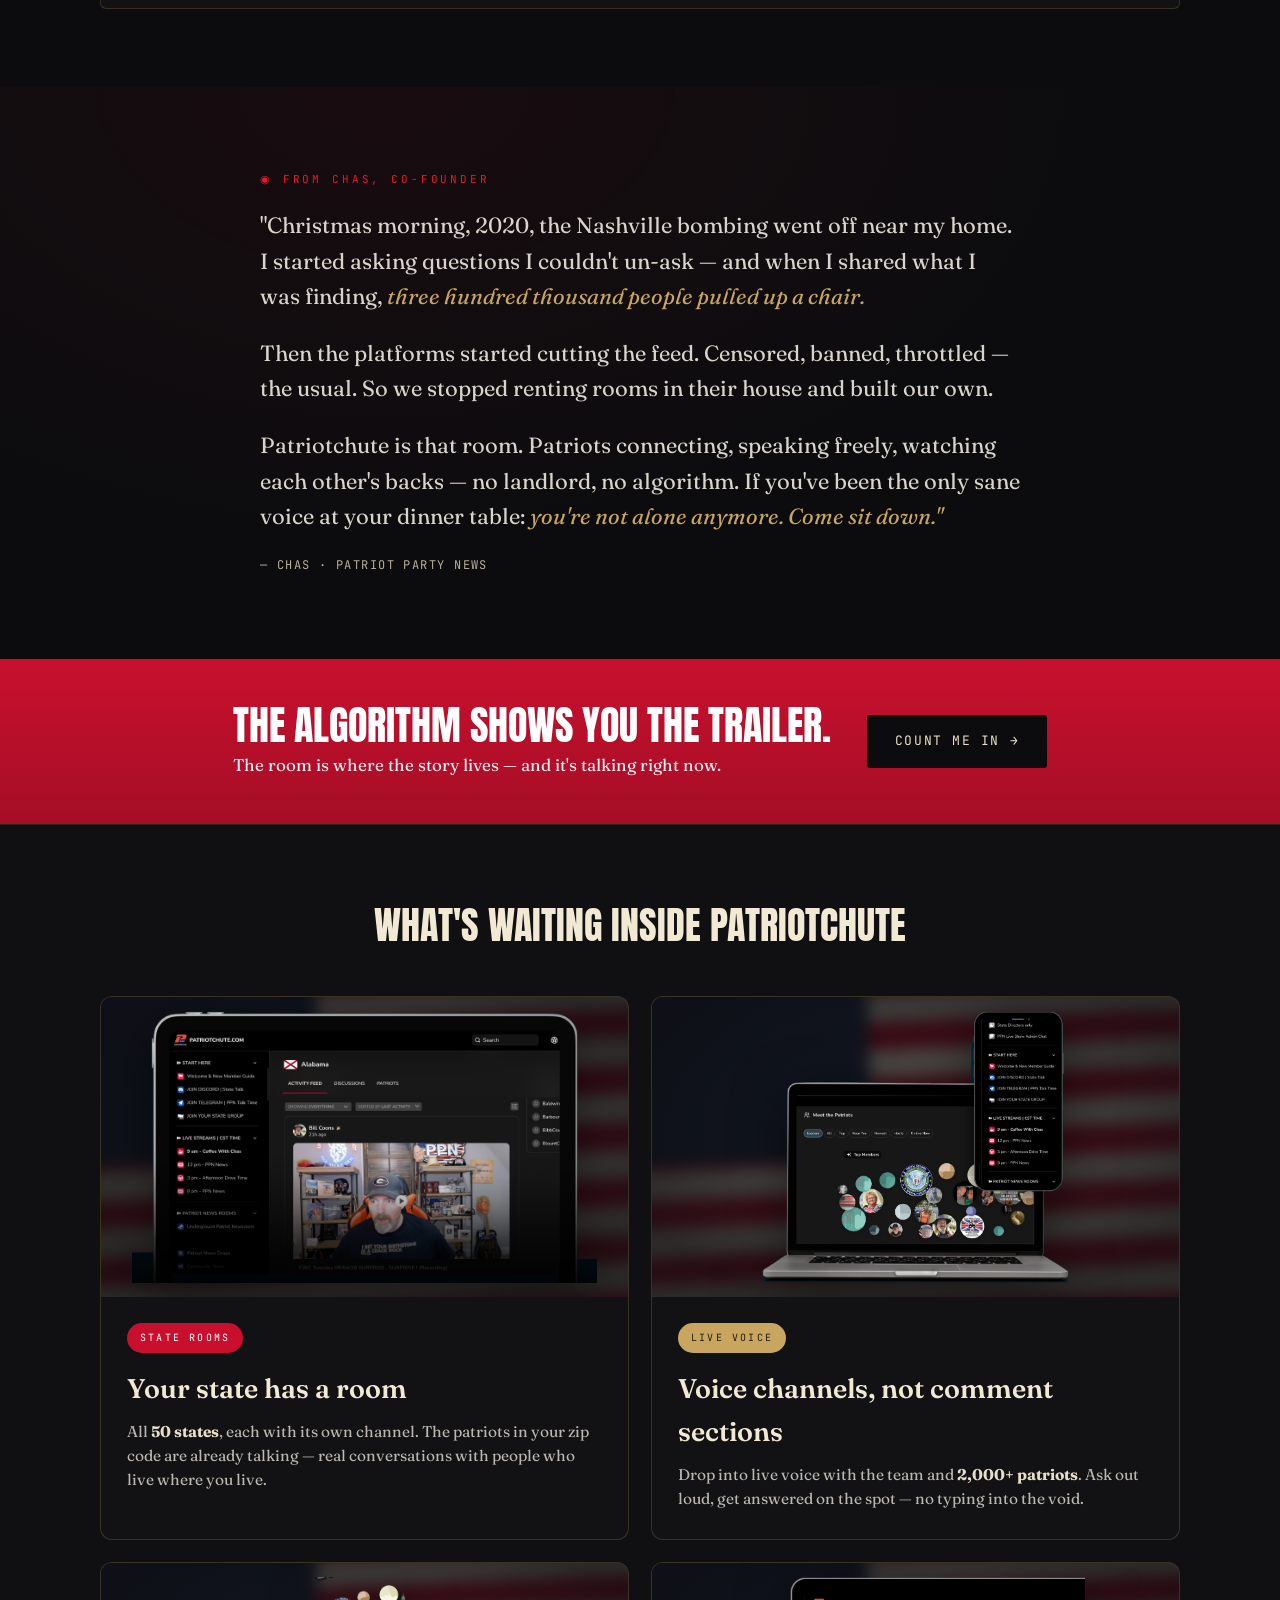
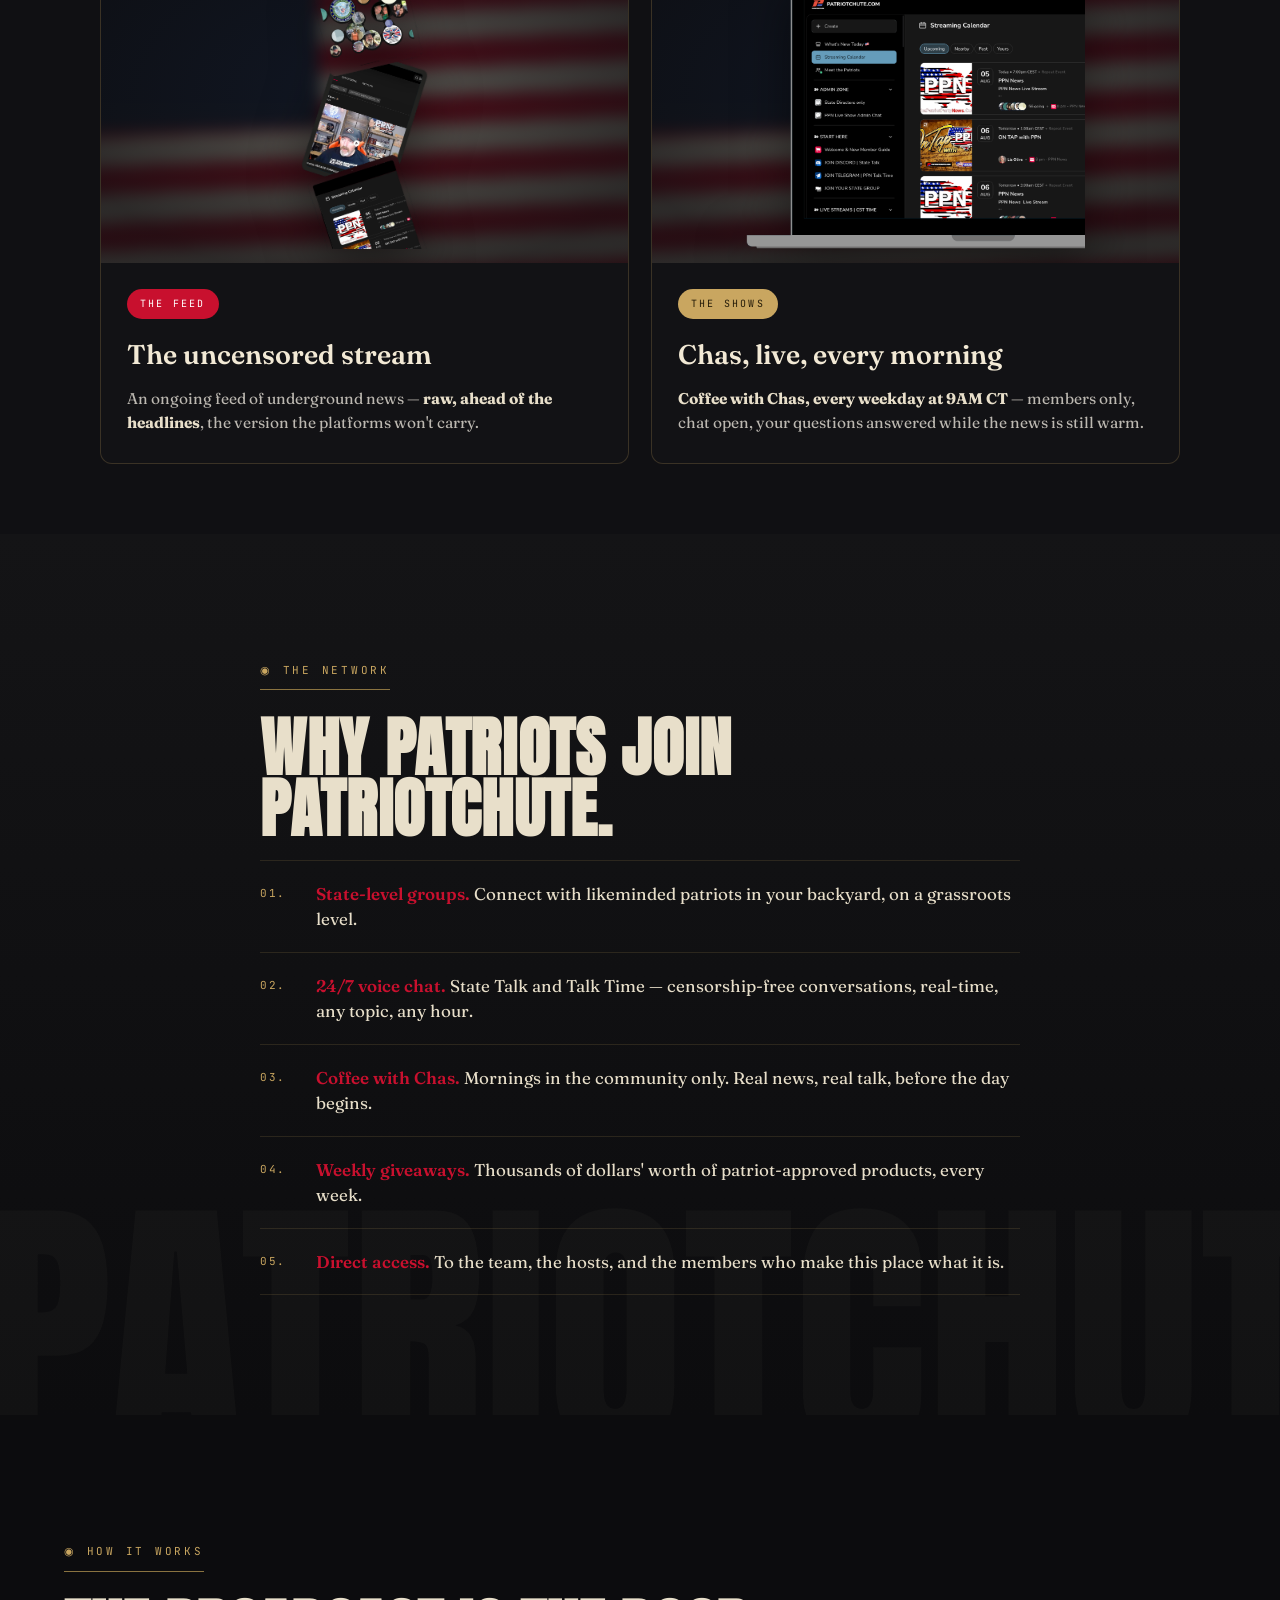
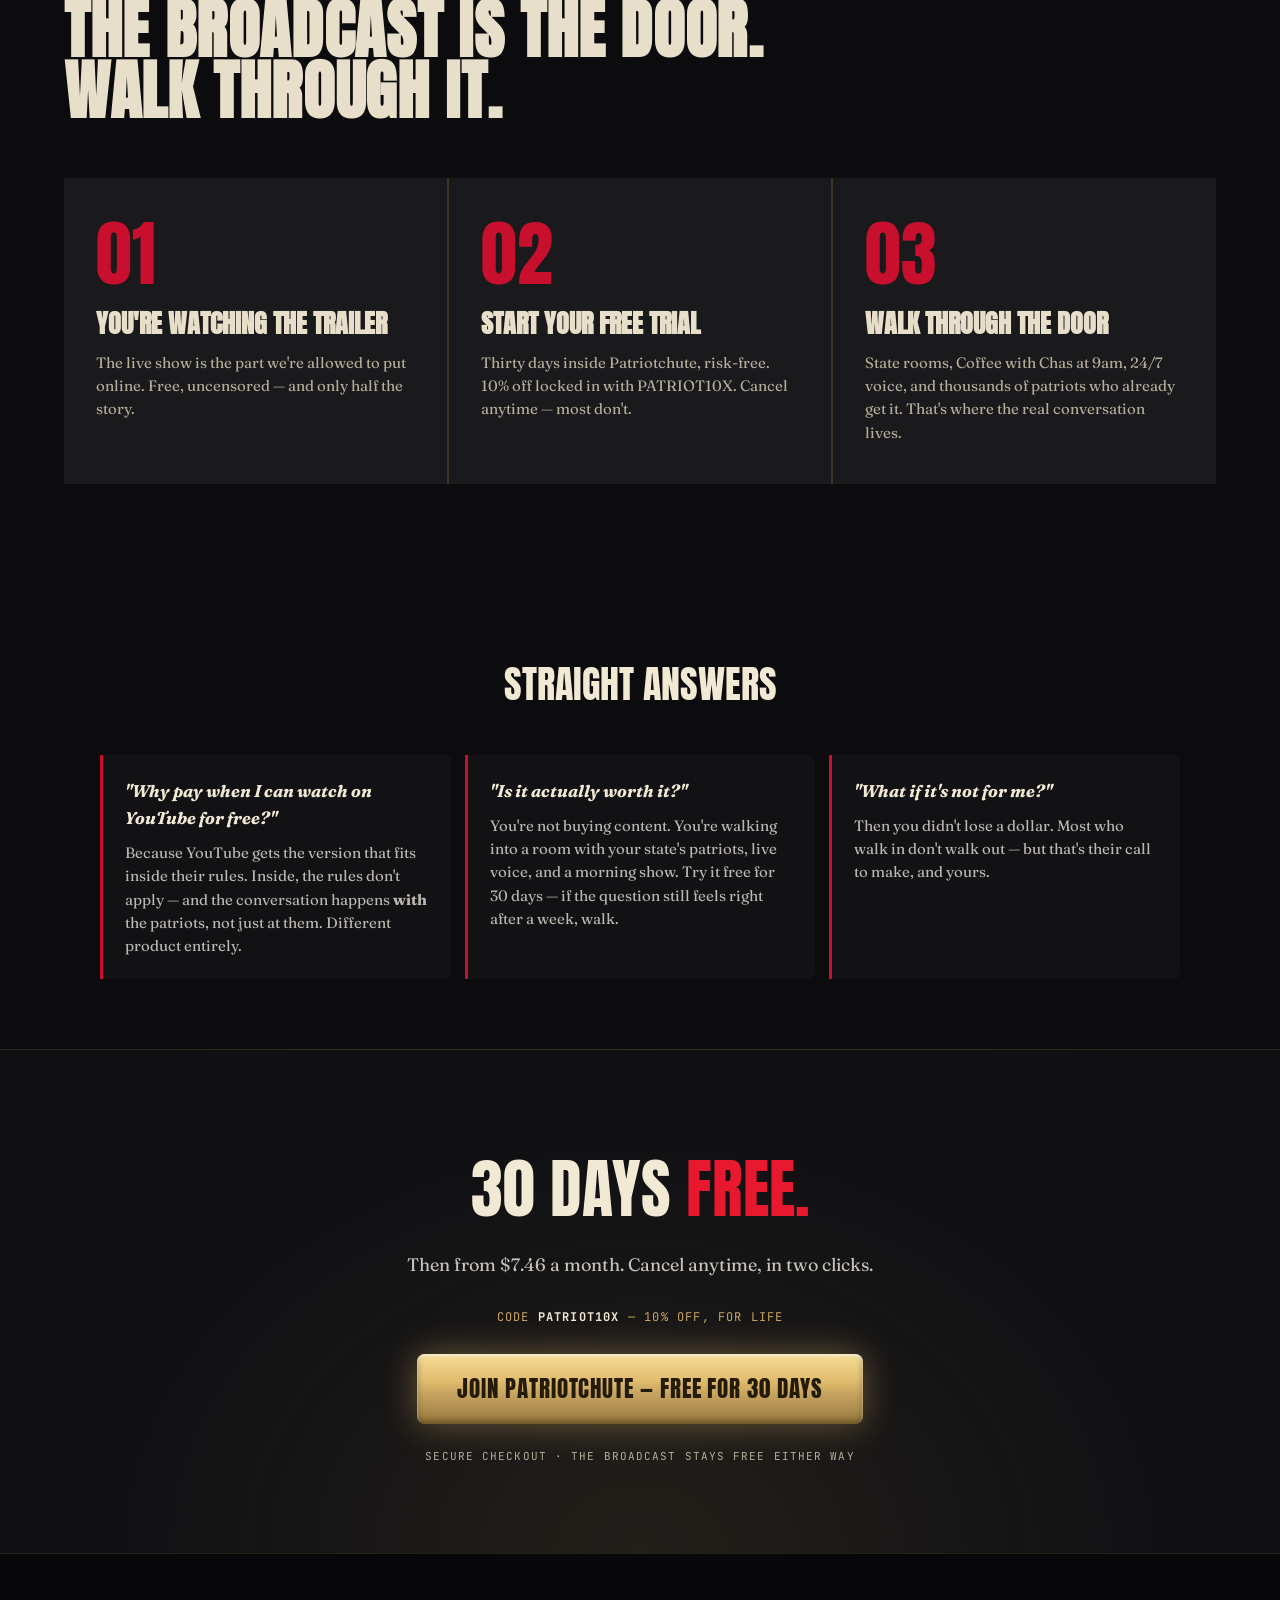
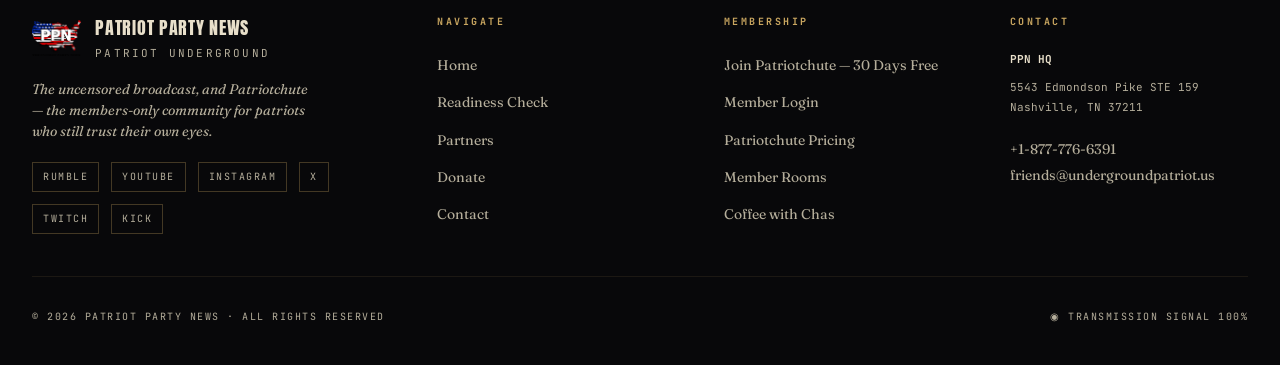
<file: ppn-static/join.html>
<!DOCTYPE html>
<html lang="en">
<head>
<meta charset="UTF-8">
<meta name="viewport" content="width=device-width, initial-scale=1.0">
<title>Join Patriotchute — The Community Where the Patriots Actually Are · Patriot Party News</title>
<meta name="description" content="Patriotchute is the members-only community behind Patriot Party News — 50 state rooms, live voice around the clock, Coffee with Chas every weekday morning. 30 days free, cancel anytime.">
<link rel="canonical" href="https://thepatriotpartynews.com/join.html">
<link rel="icon" href="./assets/img/favicon.ico" sizes="any">
<link rel="icon" type="image/png" href="./assets/img/ppn-site-icon-512.png" sizes="512x512">
<meta name="theme-color" content="#0C0C0E">
<meta property="og:type" content="website">
<meta property="og:title" content="You're either in the room, or you're watching the door.">
<meta property="og:description" content="Patriotchute — the room behind the broadcast. 50 state rooms, live voice, daily shows with Chas. 30 days free, walk away anytime. Most don't.">
<meta property="og:image" content="https://thepatriotpartynews.com/assets/img/ppn-og.png">
<link rel="preconnect" href="https://fonts.googleapis.com">
<link rel="preconnect" href="https://fonts.gstatic.com" crossorigin>
<link href="https://fonts.googleapis.com/css2?family=Anton&family=Fraunces:opsz,wght@9..144,300;9..144,400;9..144,500;9..144,600;9..144,700;9..144,800;9..144,900&family=JetBrains+Mono:wght@400;500;700&display=swap" rel="stylesheet">
<link rel="stylesheet" href="./style.css">
<style>
/* ── join page ── */
.jhero{position:relative;padding:110px 32px 86px;overflow:hidden;min-height:min(88svh,860px);display:flex;flex-wrap:wrap;align-items:center}
.jhero-scene{position:absolute;inset:0;z-index:0}
.jhero-scene video{width:100%;height:100%;object-fit:cover;object-position:50% 40%}
.jhero-scrim{position:absolute;inset:0;z-index:1;background:linear-gradient(90deg,rgba(12,12,14,.88) 0%,rgba(12,12,14,.55) 45%,rgba(12,12,14,.25) 70%),linear-gradient(180deg,rgba(12,12,14,.4) 0%,transparent 25%,transparent 75%,rgba(12,12,14,.95) 100%)}
.jhero-inner{position:relative;z-index:3;width:100%}
.jstats{position:relative;z-index:3;flex:0 0 100%;max-width:1200px;margin:44px auto 0;display:flex;flex-wrap:wrap;gap:10px 34px;font-family:'JetBrains Mono',monospace;font-size:10.5px;letter-spacing:.2em;text-transform:uppercase;color:var(--bone-dim);border-top:1px solid rgba(201,166,96,.25);padding-top:18px}
.jstats b{color:var(--parchment);font-weight:500}
.jhero-inner{max-width:1200px;margin:0 auto;display:grid;grid-template-columns:1.2fr .8fr;gap:56px;align-items:center}
.jhero-eyebrow{font-family:'JetBrains Mono',monospace;font-size:11px;letter-spacing:.28em;text-transform:uppercase;color:var(--brass);margin-bottom:18px}
.jhero h1{font-family:'Anton',sans-serif;font-weight:400;text-transform:uppercase;font-size:clamp(30px,3.7vw,48px);line-height:1.02;color:var(--parchment);margin:0 0 20px}
.jhero h1 .red{color:var(--flag-red-bright)}
.jhero-sub{font-family:'Fraunces',serif;font-size:clamp(17px,2vw,21px);line-height:1.5;color:rgba(245,240,230,.82);max-width:56ch;margin:0 0 30px}
.jhero-fine{margin-top:14px;font-family:'JetBrains Mono',monospace;font-size:11.5px;letter-spacing:.1em;text-transform:uppercase;color:var(--bone-dim)}
/* press pass */
.pass-wrap{display:flex;justify-content:center;perspective:900px}
.pass{position:relative;width:300px;padding:26px 26px 22px;background:linear-gradient(165deg,#17171A,#0E0E10);border:1px solid var(--brass-dim);border-radius:12px;transform:rotate(4deg);box-shadow:0 30px 70px rgba(0,0,0,.6),0 0 0 3px rgba(201,166,96,.12);text-align:left}
.pass::before{content:"";position:absolute;top:12px;left:50%;transform:translateX(-50%);width:52px;height:9px;border-radius:5px;background:#060607;box-shadow:inset 0 1px 2px #000}
.pass-head{font-family:'JetBrains Mono',monospace;font-size:9.5px;letter-spacing:.3em;text-transform:uppercase;color:var(--brass);margin:16px 0 4px;text-align:center}
.pass-title{font-family:'Anton',sans-serif;font-size:clamp(20px,2.2vw,25px);letter-spacing:.01em;text-transform:uppercase;color:var(--parchment);text-align:center;line-height:1;margin-bottom:16px}
.pass-row{display:flex;justify-content:space-between;font-family:'JetBrains Mono',monospace;font-size:10.5px;letter-spacing:.08em;text-transform:uppercase;color:var(--bone-dim);border-top:1px solid rgba(201,166,96,.18);padding:8px 0}
.pass-row b{color:var(--bone);font-weight:500}
.pass-stamp{position:absolute;right:14px;bottom:52px;width:86px;height:86px;border:3px solid var(--flag-red);border-radius:50%;display:flex;align-items:center;justify-content:center;flex-direction:column;transform:rotate(-14deg);color:var(--flag-red);font-family:'JetBrains Mono',monospace;font-size:9px;letter-spacing:.18em;opacity:.85}
.pass-stamp .star{font-size:22px;line-height:1}
.pass-note{margin-top:14px;font-family:'Fraunces',serif;font-style:italic;font-size:13px;color:var(--bone-dim);text-align:center}
/* lineup */
.lineup{position:relative;padding:78px 32px;background:linear-gradient(180deg,#101013 0%,#0C0C0E 100%);border-top:1px solid rgba(201,166,96,.15);overflow:hidden}
.lineup::before{content:"";position:absolute;inset:0;background:url('https://d8j0ntlcm91z4.cloudfront.net/user_3HBpPG4au02JHQnNtfHuixe9AKw/hf_20260805_103325_13424f6d-edf7-4b34-a40f-9910d2f6976f.png') center 30%/cover no-repeat;opacity:.6;filter:blur(.6px) saturate(.95)}
.lineup::after{content:"";position:absolute;inset:0;background:linear-gradient(180deg,rgba(12,12,14,.82) 0%,rgba(12,12,14,.32) 30%,rgba(12,12,14,.32) 70%,rgba(12,12,14,.9) 100%)}
.lineup-inner{position:relative;z-index:2}
.lineup .show{background:rgba(14,14,17,.82);-webkit-backdrop-filter:blur(3px);backdrop-filter:blur(3px)}
.lineup .show-time{background:rgba(10,10,12,.85)}
.lineup-inner{max-width:1080px;margin:0 auto}
.lineup h2{font-family:'Anton',sans-serif;font-weight:400;text-transform:uppercase;font-size:clamp(28px,3.8vw,44px);color:var(--parchment);text-align:center;margin:0 0 8px}
.lineup-kicker{text-align:center;font-family:'JetBrains Mono',monospace;font-size:10.5px;letter-spacing:.24em;text-transform:uppercase;color:var(--brass);margin-bottom:44px}
.show{display:grid;grid-template-columns:190px 1fr;gap:0;border:1px solid rgba(201,166,96,.22);background:#121215;margin-bottom:18px;border-radius:6px;overflow:hidden}
.show-time{display:flex;flex-direction:column;justify-content:center;align-items:center;gap:6px;background:#0C0C0E;border-right:1px solid rgba(201,166,96,.22);padding:26px 12px}
.show-time b{font-family:'Anton',sans-serif;font-size:30px;color:var(--parchment);line-height:1}
.show-time span{font-family:'JetBrains Mono',monospace;font-size:10px;letter-spacing:.2em;text-transform:uppercase;color:var(--bone-dim)}
.onair{display:inline-flex;align-items:center;gap:7px;font-family:'JetBrains Mono',monospace;font-size:9.5px;letter-spacing:.2em;color:var(--flag-red-bright);text-transform:uppercase}
.onair::before{content:"";width:7px;height:7px;border-radius:50%;background:var(--flag-red-bright);animation:jblink 1.4s infinite}
@keyframes jblink{0%,55%{opacity:1}56%,100%{opacity:.2}}
.show-body{padding:24px 28px}
.show-body h3{font-family:'Anton',sans-serif;font-size:clamp(22px,2.6vw,30px);text-transform:uppercase;color:var(--parchment);margin:0 0 8px}
.show-body p{font-family:'Fraunces',serif;font-size:16px;line-height:1.55;color:rgba(245,240,230,.78);margin:0 0 10px;max-width:62ch}
.show-chip{display:inline-block;font-family:'JetBrains Mono',monospace;font-size:10.5px;letter-spacing:.14em;text-transform:uppercase;color:var(--brass);border:1px dashed var(--brass-dim);padding:6px 10px;border-radius:3px}
.show-chip.hot{color:var(--flag-red-bright);border-color:rgba(232,24,46,.5)}
.live-chip{border-style:solid;border-color:rgba(201,166,96,.5);background:rgba(201,166,96,.07)}
.live-chip b{color:var(--parchment);font-variant-numeric:tabular-nums}
.between{display:flex;align-items:center;gap:14px;font-family:'JetBrains Mono',monospace;font-size:10.5px;letter-spacing:.16em;text-transform:uppercase;color:var(--bone-dim);margin:10px 4px 28px;justify-content:center;text-align:center}
.between::before,.between::after{content:"";flex:1;height:1px;background:rgba(201,166,96,.2)}
/* red break */
.jred{background:linear-gradient(180deg,var(--flag-red) 0%,#A50E26 100%);padding:46px 32px}
.jred-inner{max-width:980px;margin:0 auto;display:flex;flex-wrap:wrap;align-items:center;justify-content:center;gap:16px 36px}
.jred-text{text-align:left}
.jred h2{font-family:'Anton',sans-serif;font-weight:400;text-transform:uppercase;font-size:clamp(24px,3.4vw,40px);line-height:1;color:#fff;margin:0 0 6px}
.jred p{font-family:'Fraunces',serif;font-size:17px;color:rgba(255,255,255,.92);margin:0}
.jred-btn{font-family:'JetBrains Mono',monospace;font-size:13px;letter-spacing:.12em;text-transform:uppercase;background:#0C0C0E;color:var(--bone);padding:16px 28px;border-radius:3px;text-decoration:none;white-space:nowrap}
.jred-btn:hover{background:#000}
@media (max-width:700px){.jred-text{text-align:center}}
/* story */
.story{padding:84px 32px;background:radial-gradient(ellipse at 30% 0%,rgba(200,16,46,.07),transparent 55%),#0C0C0E}
.story-inner{max-width:760px;margin:0 auto}
.story-label{font-family:'JetBrains Mono',monospace;font-size:11px;letter-spacing:.26em;text-transform:uppercase;color:var(--flag-red-bright);margin-bottom:20px}
.story p{font-family:'Fraunces',serif;font-size:clamp(18px,2.1vw,22px);line-height:1.6;color:rgba(245,240,230,.88);margin:0 0 22px}
.story p em{color:var(--brass)}
.story-sig{font-family:'JetBrains Mono',monospace;font-size:12px;letter-spacing:.12em;text-transform:uppercase;color:var(--bone-dim)}
/* inside grid */
.inside{padding:70px 32px;background:#101013;border-top:1px solid rgba(201,166,96,.15)}
.inside-inner{max-width:1080px;margin:0 auto}
.inside h2{font-family:'Anton',sans-serif;font-weight:400;text-transform:uppercase;font-size:clamp(26px,3.4vw,38px);color:var(--parchment);text-align:center;margin:0 0 40px}
.inside-grid{display:grid;grid-template-columns:repeat(auto-fit,minmax(230px,1fr));gap:14px}
.inside-card{border:1px solid rgba(201,166,96,.2);background:#121215;padding:22px 20px;border-radius:6px}
.inside-card h4{font-family:'Anton',sans-serif;font-size:18px;text-transform:uppercase;color:var(--parchment);margin:0 0 8px}
.inside-card p{font-family:'Fraunces',serif;font-size:14.5px;line-height:1.5;color:rgba(245,240,230,.72);margin:0}
/* feature cards (what's waiting inside) */
.feat-grid{display:grid;grid-template-columns:1fr 1fr;gap:22px}
.feat{background:#121215;border:1px solid rgba(201,166,96,.22);border-radius:12px;overflow:hidden;display:flex;flex-direction:column}
.feat-media{position:relative;height:300px;background:#0C0C0E;overflow:hidden}
/* Faded flag behind the screenshots: navy canton over thirteen stripes, blurred
   hard and knocked back so it reads as atmosphere, not decoration. */
.feat-media::before{content:"";position:absolute;inset:-6%;
  background-image:
    linear-gradient(#1E2F4D,#1E2F4D),
    repeating-linear-gradient(179deg,#C8102E 0 7.7%,#EFE6D2 7.7% 15.4%);
  background-size:40% 50%,100% 100%;
  background-position:5% 7%,0 0;
  background-repeat:no-repeat,no-repeat;
  filter:blur(7px) saturate(1);opacity:.42;transform:rotate(-1.5deg) scale(1.06);
  pointer-events:none}
/* scrim keeps the device readable over the flag */
.feat-media::after{content:"";position:absolute;inset:0;pointer-events:none;
  background:radial-gradient(ellipse at 50% 45%,rgba(12,12,14,.18) 0%,rgba(12,12,14,.66) 80%)}
.feat-media img{position:relative;z-index:2;width:100%;height:100%;object-fit:contain;object-position:center;display:block;padding:14px;filter:drop-shadow(0 14px 26px rgba(0,0,0,.55));transition:transform .5s ease}
.feat:hover .feat-media img{transform:scale(1.04)}
@media (prefers-reduced-motion:reduce){.feat-media img{transition:none}.feat:hover .feat-media img{transform:none}}
.feat-body{padding:24px 26px 28px}
.feat-pill{display:inline-block;font-family:'JetBrains Mono',monospace;font-size:10px;letter-spacing:.22em;text-transform:uppercase;padding:7px 13px;border-radius:999px;margin-bottom:14px}
.feat-pill.red{background:var(--flag-red);color:#fff}
.feat-pill.gold{background:var(--brass);color:#241B08}
.feat h3{font-family:'Fraunces',serif;font-weight:600;font-size:clamp(21px,2.4vw,27px);color:var(--parchment);margin:0 0 10px}
.feat p{font-family:'Fraunces',serif;font-size:15.5px;line-height:1.55;color:rgba(245,240,230,.75);margin:0}
.feat p strong{color:var(--bone)}
@media (max-width:820px){.feat-grid{grid-template-columns:1fr}.feat-media{height:240px}}
/* objections */
.answers{padding:70px 32px;background:#0C0C0E}
.answers-inner{max-width:1080px;margin:0 auto}
.answers h2{font-family:'Anton',sans-serif;font-weight:400;text-transform:uppercase;font-size:clamp(26px,3.4vw,38px);color:var(--parchment);text-align:center;margin:0 0 40px}
.qa{display:grid;grid-template-columns:repeat(auto-fit,minmax(280px,1fr));gap:14px}
.qa-card{border-left:3px solid var(--flag-red);background:#121215;padding:22px 22px;border-radius:0 6px 6px 0}
.qa-card h4{font-family:'Fraunces',serif;font-style:italic;font-size:17px;color:var(--parchment);margin:0 0 10px}
.qa-card p{font-family:'Fraunces',serif;font-size:15px;line-height:1.55;color:rgba(245,240,230,.75);margin:0}
/* pricing */
.pricing{padding:88px 32px;background:radial-gradient(ellipse at 50% 100%,rgba(201,166,96,.1),transparent 60%),#101013;border-top:1px solid rgba(201,166,96,.15);text-align:center}
.pricing-inner{max-width:640px;margin:0 auto}
.pricing h2{font-family:'Anton',sans-serif;font-weight:400;text-transform:uppercase;font-size:clamp(40px,6vw,64px);color:var(--parchment);margin:0 0 10px}
.pricing h2 .red{color:var(--flag-red-bright)}
.pricing-sub{font-family:'Fraunces',serif;font-size:18px;color:rgba(245,240,230,.8);margin:0 0 22px}
.price-code{display:inline-block;font-family:'JetBrains Mono',monospace;font-size:12px;letter-spacing:.1em;text-transform:uppercase;color:var(--brass);margin-bottom:26px}
.price-code b{color:var(--parchment)}
.btn-gold{display:inline-block;font-family:'Anton',sans-serif;font-size:23px;letter-spacing:.04em;text-transform:uppercase;color:#241B08;padding:17px 40px;border-radius:8px;text-decoration:none;background:linear-gradient(180deg,#F7DE96 0%,#E0BC6E 38%,#C9A660 55%,#96793F 100%);box-shadow:0 0 34px rgba(201,166,96,.45),inset 0 2px 3px rgba(255,255,255,.65),inset 0 -3px 6px rgba(60,40,10,.5);position:relative;overflow:hidden}
.btn-gold::after{content:"";position:absolute;top:0;bottom:0;left:-60%;width:40%;background:linear-gradient(105deg,transparent,rgba(255,255,255,.5),transparent);transform:skewX(-15deg);animation:jgold 3.2s ease-in-out infinite}
@keyframes jgold{0%,60%{left:-60%}90%,100%{left:130%}}
@media (prefers-reduced-motion:reduce){.btn-gold::after{animation:none}}
.pricing-fine{margin-top:16px;font-family:'JetBrains Mono',monospace;font-size:11px;letter-spacing:.1em;text-transform:uppercase;color:var(--bone-dim)}
@media (max-width:900px){
  .jhero-inner{grid-template-columns:1fr;gap:44px}
  .pass{transform:rotate(2deg)}
  .show{grid-template-columns:1fr}
  .show-time{flex-direction:row;gap:14px;padding:14px;border-right:none;border-bottom:1px solid rgba(201,166,96,.22)}
}
@media (prefers-reduced-motion:reduce){.onair::before{animation:none}}
.join--solo .join-inner{grid-template-columns:1fr;max-width:760px;margin:0 auto}
.join--solo .perks-list{margin-top:8px}
</style>
</head>
<body>

<nav class="nav">
  <div class="nav-inner">
    <div class="nav-brand">
      <div class="nav-mark nav-mark-has-logo"><a href="./index.html" class="custom-logo-link"><img src="./assets/img/ppn-logo.png" alt="Patriot Party News" class="custom-logo"></a></div>
      <div class="nav-wordmark">
        Patriot Party News
        <span class="dim">Patriot Underground</span>
      </div>
    </div>
    <ul class="nav-links">
      <li><a href="./index.html">Home</a></li>
      <li><a href="./join.html">Patriotchute</a></li>
      <li><a href="./partners.html">Partners</a></li>
      <li><a href="./donate.html">Donate</a></li>
      <li><a href="./contact.html">Contact</a></li>
    </ul>
    <a href="https://www.patriotchute.com/users/onboarding/choose_plan?plan_id=2267386&amp;bundle_token=8a2bad0893042bd83ecd59267a9b1d16&amp;prefer_signup=true&amp;utm_source=manual" class="nav-cta">Join Patriotchute →</a>
    <button class="nav-toggle" id="navToggle" aria-label="Open menu" aria-expanded="false"><span></span><span></span><span></span></button>
  </div>
</nav>

<!-- HERO -->
<section class="jhero scanlines">
  <div class="jhero-scene" aria-hidden="true"><video autoplay muted loop playsinline src="./assets/img/hero-beacon.mp4"></video></div>
  <div class="jhero-scrim" aria-hidden="true"></div>
  <div class="hero-flag-bg" aria-hidden="true"></div>
  <div class="jhero-inner">
    <div>
      <div class="jhero-eyebrow">◉ Patriotchute // Members Only</div>
      <h1><span class="red">Patriotchute.</span><br>You're either in the room,<br>or watching the door.</h1>
      <p class="jhero-sub"><strong>Patriotchute is the members-only community behind Patriot Party News</strong> — the room the broadcast can't show you. Right now, while you're reading this, patriots in all 50 state rooms are talking through the news the algorithm never lets us carry. Behind closed doors, where their rules don't reach.</p>
      <a href="https://www.patriotchute.com/users/onboarding/choose_plan?plan_id=2267386&amp;bundle_token=8a2bad0893042bd83ecd59267a9b1d16&amp;prefer_signup=true&amp;utm_source=manual" rel="noopener" target="_blank" class="btn btn-primary">Join Patriotchute — 30 Days Free <span class="arrow">→</span></a>
      <div class="jhero-fine">From $7.46/month after · cancel anytime · most don't walk away</div>
    </div>
    <div class="pass-wrap">
      <div class="pass" aria-hidden="true">
        <div class="pass-head">Press · Member Credential</div>
        <div class="pass-title">Patriotchute</div>
        <div class="pass-row"><span>Member</span><b>You</b></div>
        <div class="pass-row"><span>Access</span><b>All 50 State Rooms</b></div>
        <div class="pass-row"><span>Voice</span><b>Live Channels</b></div>
        <div class="pass-row"><span>Status</span><b>Seat Open</b></div>
        <div class="pass-stamp"><span class="star">★</span>APPROVED</div>
        <div class="pass-note">Your seat is being held. It won't hold itself forever.</div>
      </div>
    </div>
  </div>
  <div class="jstats"><span>◉ On air since <b>2021</b></span><span><b>50</b> state rooms</span><span><b>2,000+</b> patriots inside</span><span>Coffee w/ Chas <b>9AM CT</b></span></div>
</section>

<!-- DAILY LINEUP -->
<section class="lineup">
  <div class="lineup-inner">
    <h2>Your day inside Patriotchute</h2>
    <div class="lineup-kicker">◉ Programming // every day inside Patriotchute</div>

    <div class="show">
      <div class="show-time"><span class="onair">On air daily</span><b>9:00 AM</b><span>Central</span></div>
      <div class="show-body">
        <h3>☕ Coffee with Chas</h3>
        <p>Members only. Real news over first coffee — before the day starts spinning. Chas reads the morning the way the feed never will, and the room talks back. Half your state room is already in there with a mug.</p>
        <span class="show-chip">Every morning · inside only</span> <span class="show-chip live-chip">☕ Next pour in <b id="cwcCount">—</b></span>
      </div>
    </div>

    <div class="between">And between the shows — the room never closes</div>

      <div class="inside-card"><h4>📡 The uncensored stream</h4><p>An ongoing feed of underground news — raw, ahead of the headlines, the version the platforms won't carry.</p></div>
      <div class="inside-card"><h4>🗺 Specialized rooms</h4><p>Your state's room plus focused channels by topic — find the conversation that's yours.</p></div>
      <div class="inside-card"><h4>🎙 The PPN talk</h4><p>Exclusive access to Chas and the team — ask directly, get answers in the room, not in a comment section.</p></div>
    </div>
  </div>
</section>

<!-- CHAS'S STORY -->
<section class="story">
  <div class="story-inner">
    <div class="story-label">◉ From Chas, co-founder</div>
    <p>"Christmas morning, 2020, the Nashville bombing went off near my home. I started asking questions I couldn't un-ask — and when I shared what I was finding, <em>three hundred thousand people pulled up a chair.</em></p>
    <p>Then the platforms started cutting the feed. Censored, banned, throttled — the usual. So we stopped renting rooms in their house and built our own.</p>
    <p>Patriotchute is that room. Patriots connecting, speaking freely, watching each other's backs — no landlord, no algorithm. If you've been the only sane voice at your dinner table: <em>you're not alone anymore. Come sit down."</em></p>
    <div class="story-sig">— Chas · Patriot Party News</div>
  </div>
</section>

<!-- RED BREAK -->
<section class="jred">
  <div class="jred-inner">
    <div class="jred-text">
      <h2>The algorithm shows you the trailer.</h2>
      <p>The room is where the story lives — and it's talking right now.</p>
    </div>
    <a href="https://www.patriotchute.com/users/onboarding/choose_plan?plan_id=2267386&amp;bundle_token=8a2bad0893042bd83ecd59267a9b1d16&amp;prefer_signup=true&amp;utm_source=manual" class="jred-btn">Count Me In <span class="arrow">→</span></a>
  </div>
</section>

<!-- WHAT'S WAITING INSIDE — feature cards -->
<section class="inside">
  <div class="inside-inner">
    <h2>What's waiting inside Patriotchute</h2>
    <div class="feat-grid">

      <article class="feat" id="slot-rooms">
        <div class="feat-media"><img src="./assets/img/community/image_04.png" alt="The Alabama state room — activity feed, discussions and a channel for every county" loading="lazy"></div>
        <div class="feat-body">
          <span class="feat-pill red">State Rooms</span>
          <h3>Your state has a room</h3>
          <p>All <strong>50 states</strong>, each with its own channel. The patriots in your zip code are already talking — real conversations with people who live where you live.</p>
        </div>
      </article>

      <article class="feat" id="slot-voice">
        <div class="feat-media"><img src="./assets/img/community/image_02.png" alt="Meet the Patriots, beside the member menu: State Talk, PPN Talk Time and the daily live-stream lineup" loading="lazy"></div>
        <div class="feat-body">
          <span class="feat-pill gold">Live Voice</span>
          <h3>Voice channels, not comment sections</h3>
          <p>Drop into live voice with the team and <strong>2,000+ patriots</strong>. Ask out loud, get answered on the spot — no typing into the void.</p>
        </div>
      </article>

      <article class="feat" id="slot-feed">
        <div class="feat-media"><img src="./assets/img/community/image_01.png" alt="Inside the feed — member profiles, video discussions and the streaming calendar" loading="lazy"></div>
        <div class="feat-body">
          <span class="feat-pill red">The Feed</span>
          <h3>The uncensored stream</h3>
          <p>An ongoing feed of underground news — <strong>raw, ahead of the headlines</strong>, the version the platforms won't carry.</p>
        </div>
      </article>

      <article class="feat" id="slot-shows">
        <div class="feat-media"><img src="./assets/img/community/image_03.png" alt="The streaming calendar — PPN News and ON TAP with PPN, with members marked as going" loading="lazy"></div>
        <div class="feat-body">
          <span class="feat-pill gold">The Shows</span>
          <h3>Chas, live, every morning</h3>
          <p><strong>Coffee with Chas, every weekday at 9AM CT</strong> — members only, chat open, your questions answered while the news is still warm.</p>
        </div>
      </article>

    </div>
  </div>
</section>

<!-- JOIN / PERKS -->
<section class="join join--solo" id="join">
  <div class="container">
    <div class="join-inner">
      <div>
        <span class="section-label">◉ The Network</span>
        <h2 class="section-heading">Why patriots join Patriotchute.</h2>
        <ul class="perks-list">
          <li>
            <span class="perk-num">01.</span>
            <span class="perk-text"><strong>State-level groups.</strong> Connect with likeminded patriots in your backyard, on a grassroots level.</span>
          </li>
          <li>
            <span class="perk-num">02.</span>
            <span class="perk-text"><strong>24/7 voice chat.</strong> State Talk and Talk Time — censorship-free conversations, real-time, any topic, any hour.</span>
          </li>
          <li>
            <span class="perk-num">03.</span>
            <span class="perk-text"><strong>Coffee with Chas.</strong> Mornings in the community only. Real news, real talk, before the day begins.</span>
          </li>
          <li>
            <span class="perk-num">04.</span>
            <span class="perk-text"><strong>Weekly giveaways.</strong> Thousands of dollars' worth of patriot-approved products, every week.</span>
          </li>
          <li>
            <span class="perk-num">05.</span>
            <span class="perk-text"><strong>Direct access.</strong> To the team, the hosts, and the members who make this place what it is.</span>
          </li>
        </ul>
      </div>
    </div>
  </div>
</section>

<!-- THE PLAN -->
<section class="plan">
  <div class="container">
    <span class="section-label">◉ How It Works</span>
    <h2 class="section-heading">The broadcast is the door.<br>Walk through it.</h2>
    <div class="plan-grid">
      <div class="plan-step">
        <span class="plan-step-num">01</span>
        <h3 class="plan-step-title">You're Watching the Trailer</h3>
        <p class="plan-step-desc">The live show is the part we're allowed to put online. Free, uncensored — and only half the story.</p>
      </div>
      <div class="plan-step">
        <span class="plan-step-num">02</span>
        <h3 class="plan-step-title">Start Your Free Trial</h3>
        <p class="plan-step-desc">Thirty days inside Patriotchute, risk-free. 10% off locked in with PATRIOT10X. Cancel anytime — most don't.</p>
      </div>
      <div class="plan-step">
        <span class="plan-step-num">03</span>
        <h3 class="plan-step-title">Walk Through the Door</h3>
        <p class="plan-step-desc">State rooms, Coffee with Chas at 9am, 24/7 voice, and thousands of patriots who already get it. That's where the real conversation lives.</p>
      </div>
    </div>
  </div>
</section>

<!-- STRAIGHT ANSWERS -->
<section class="answers">
  <div class="answers-inner">
    <h2>Straight answers</h2>
    <div class="qa">
      <div class="qa-card"><h4>"Why pay when I can watch on YouTube for free?"</h4><p>Because YouTube gets the version that fits inside their rules. Inside, the rules don't apply — and the conversation happens <strong>with</strong> the patriots, not just at them. Different product entirely.</p></div>
      <div class="qa-card"><h4>"Is it actually worth it?"</h4><p>You're not buying content. You're walking into a room with your state's patriots, live voice, and a morning show. Try it free for 30 days — if the question still feels right after a week, walk.</p></div>
      <div class="qa-card"><h4>"What if it's not for me?"</h4><p>Then you didn't lose a dollar. Most who walk in don't walk out — but that's their call to make, and yours.</p></div>
    </div>
  </div>
</section>

<!-- PRICING -->
<section class="pricing" id="pricing">
  <div class="pricing-inner">
    <h2>30 days <span class="red">free.</span></h2>
    <p class="pricing-sub">Then from $7.46 a month. Cancel anytime, in two clicks.</p>
    <div class="price-code" id="priceCode">Code <b>PATRIOT10X</b> — 10% off, for life</div><br>
    <a href="https://www.patriotchute.com/users/onboarding/choose_plan?plan_id=2267386&amp;bundle_token=8a2bad0893042bd83ecd59267a9b1d16&amp;prefer_signup=true&amp;utm_source=manual" rel="noopener" target="_blank" class="btn-gold">Join Patriotchute — Free for 30 Days</a>
    <div class="pricing-fine">Secure checkout · the broadcast stays free either way</div>
  </div>
</section>

<footer class="footer">
  <div class="footer-inner">
    <div class="footer-col">
      <div class="nav-brand" style="margin-bottom: 16px;">
        <div class="nav-mark nav-mark-has-logo"><a href="./index.html" class="custom-logo-link"><img src="./assets/img/ppn-logo.png" alt="Patriot Party News" class="custom-logo"></a></div>
        <div class="nav-wordmark">
          Patriot Party News
          <span class="dim">Patriot Underground</span>
        </div>
      </div>
      <p class="footer-brand-line">The uncensored broadcast, and Patriotchute — the members-only community for patriots who still trust their own eyes.</p>
      <div class="footer-socials">
        <a href="https://rumble.com/c/PPN" target="_blank" rel="noopener">Rumble</a>
        <a href="https://www.youtube.com/@OfficialPatriotPartyNews" target="_blank" rel="noopener">YouTube</a>
        <a href="https://www.instagram.com/OfficialPatriotPartyNews/" target="_blank" rel="noopener">Instagram</a>
        <a href="https://twitter.com/PPN1776" target="_blank" rel="noopener">X</a>
        <a href="https://www.twitch.tv/thepatriotpartynewsppn2" target="_blank" rel="noopener">Twitch</a>
        <a href="https://kick.com/ppn1776" target="_blank" rel="noopener">Kick</a>
      </div>
    </div>
    <div class="footer-col">
      <h4>Navigate</h4>
      <ul>
        <li><a href="./index.html">Home</a></li>
        <li><a href="./readiness.html">Readiness Check</a></li>
        <li><a href="./partners.html">Partners</a></li>
          <li><a href="./donate.html">Donate</a></li>
        <li><a href="./contact.html">Contact</a></li>
      </ul>
    </div>
    <div class="footer-col">
      <h4>Membership</h4>
      <ul>
        <li><a href="https://www.patriotchute.com/users/onboarding/choose_plan?plan_id=2267386&amp;bundle_token=8a2bad0893042bd83ecd59267a9b1d16&amp;prefer_signup=true&amp;utm_source=manual">Join Patriotchute — 30 Days Free</a></li>
        <li><a href="https://www.patriotchute.com/users/sign_in" target="_blank" rel="noopener">Member Login</a></li>
        <li><a href="./join.html#pricing">Patriotchute Pricing</a></li>
        <li><a href="https://www.patriotchute.com/" target="_blank" rel="noopener">Member Rooms</a></li>
        <li><a href="https://www.patriotchute.com/" target="_blank" rel="noopener">Coffee with Chas</a></li>
      </ul>
    </div>
    <div class="footer-col">
      <h4>Contact</h4>
      <div class="footer-contact">
        <strong>PPN HQ</strong>
        5543 Edmondson Pike STE 159<br>
        Nashville, TN 37211<br><br>
        <a href="tel:+18777766391">+1-877-776-6391</a><br>
        <a href="mailto:friends@undergroundpatriot.us">friends@undergroundpatriot.us</a>
      </div>
    </div>
  </div>
  <div class="footer-meta">
    <span>&copy; 2026 Patriot Party News · All Rights Reserved</span>
    <span>◉ Transmission Signal 100%</span>
  </div>
</footer>

<script>
/* live countdown: next Coffee with Chas (9AM CT daily) */
(function(){
  function pad(n){return (n<10?'0':'')+n}
  function fmt(ms){var s=Math.floor(ms/1000);var d=Math.floor(s/86400);var h=Math.floor(s%86400/3600),m=Math.floor(s%3600/60),x=s%60;return (d>0?d+'d ':'')+pad(h)+':'+pad(m)+':'+pad(x)}
  function nextDaily(tz,hour){
    var now=new Date(new Date().toLocaleString('en-US',{timeZone:tz}));
    var t=new Date(now);t.setHours(hour,0,0,0);
    if(now>=t)t.setDate(t.getDate()+1);
    return t-now;
  }
  function tick(){
    var c=document.getElementById('cwcCount');
    if(c)c.textContent=fmt(nextDaily('America/Chicago',9));
    setTimeout(tick,1000);
  }
  tick();
})();
</script>
</body>
</html>
</file>
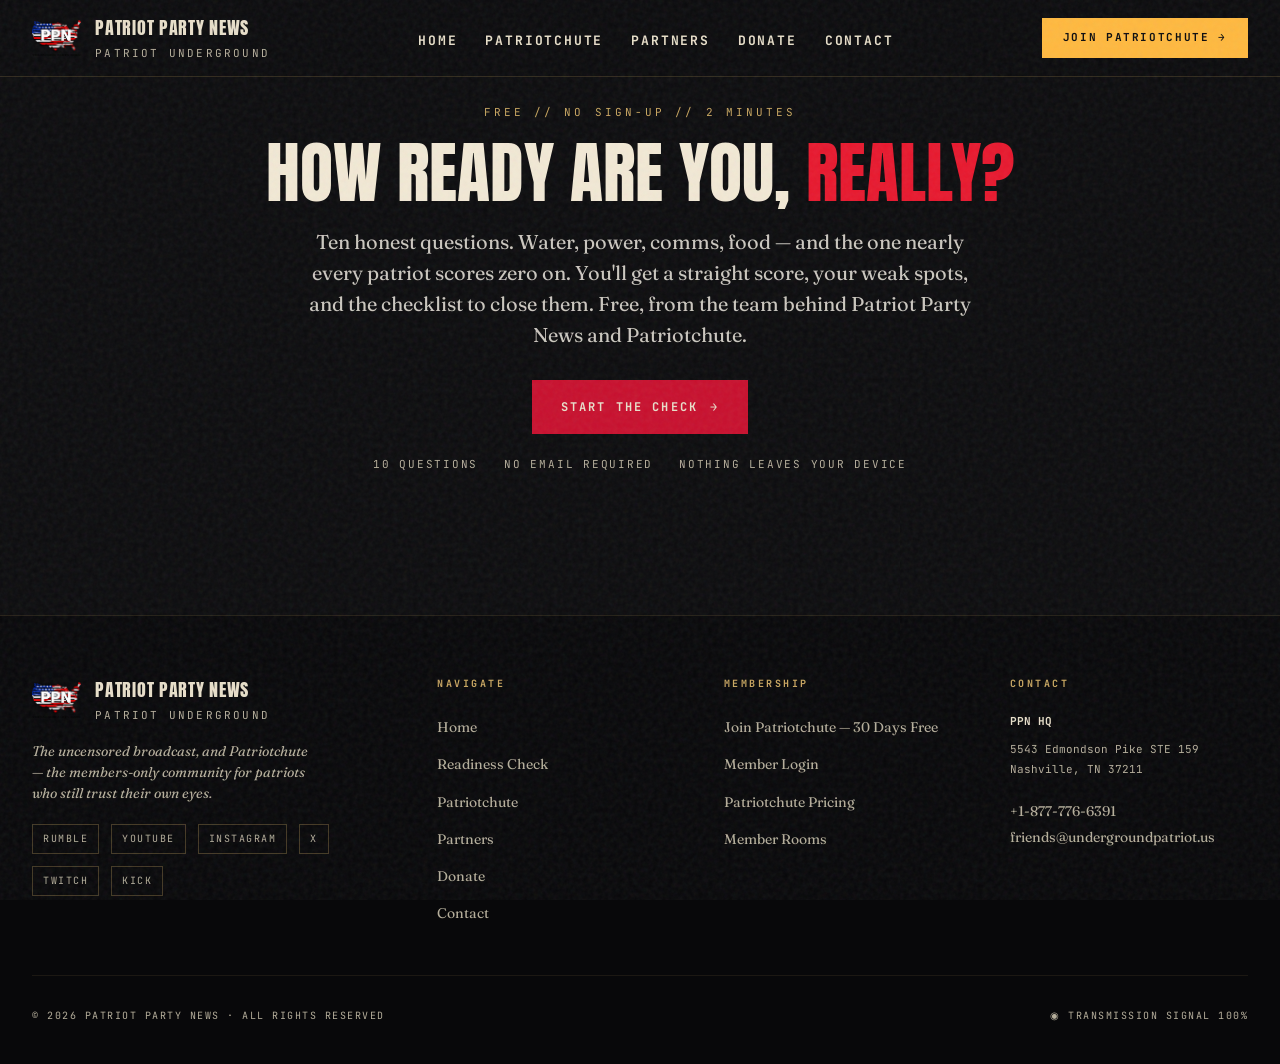
<file: ppn-static/readiness.html>
<!DOCTYPE html>
<html lang="en">
<head>
<meta charset="UTF-8">
<meta name="viewport" content="width=device-width, initial-scale=1.0">
<title>The Patriot Readiness Check — Patriot Party News</title>
<meta name="description" content="Ten questions, two minutes, no sign-up. Find out how ready you actually are — water, power, comms, food, and the one thing most patriots score zero on. Free checklist at the end.">
<link rel="canonical" href="https://thepatriotpartynews.com/readiness.html">
<link rel="icon" href="./assets/img/favicon.ico" sizes="any">
<link rel="icon" type="image/png" href="./assets/img/ppn-site-icon-512.png" sizes="512x512">
<meta name="theme-color" content="#0C0C0E">
<meta property="og:type" content="website">
<meta property="og:title" content="How ready are you, really? — The Patriot Readiness Check">
<meta property="og:description" content="Ten questions. Two minutes. An honest score, your weak spots, and a free checklist to fix them.">
<meta property="og:image" content="https://thepatriotpartynews.com/assets/img/ppn-og.png">
<link rel="preconnect" href="https://fonts.googleapis.com">
<link rel="preconnect" href="https://fonts.gstatic.com" crossorigin>
<link href="https://fonts.googleapis.com/css2?family=Anton&family=Fraunces:opsz,wght@9..144,300;9..144,400;9..144,500;9..144,600;9..144,700;9..144,800;9..144,900&family=JetBrains+Mono:wght@400;500;700&display=swap" rel="stylesheet">
<link rel="stylesheet" href="./style.css">
<style>
/* ── readiness check ── */
.rc-wrap{max-width:820px;margin:0 auto;padding:0 24px}
.rc-hero{padding:104px 0 44px;text-align:center}
.rc-eyebrow{font-family:'JetBrains Mono',monospace;font-size:11px;letter-spacing:.28em;text-transform:uppercase;color:var(--brass);margin-bottom:18px}
.rc-hero h1{font-family:'Anton',sans-serif;font-weight:400;text-transform:uppercase;font-size:clamp(38px,6vw,68px);line-height:.97;color:var(--parchment);margin:0 0 20px;text-wrap:balance}
.rc-hero h1 .red{color:var(--flag-red-bright)}
.rc-sub{font-size:clamp(17px,2vw,20px);line-height:1.55;color:rgba(245,240,230,.82);max-width:52ch;margin:0 auto 30px}
.rc-trust{display:flex;flex-wrap:wrap;gap:8px 26px;justify-content:center;font-family:'JetBrains Mono',monospace;font-size:11px;letter-spacing:.16em;text-transform:uppercase;color:var(--bone-dim);margin-top:22px}

/* quiz card */
.rc-stage{padding:8px 0 90px}
.rc-card{background:linear-gradient(165deg,#17171A,#0E0E10);border:1px solid rgba(201,166,96,.28);border-radius:10px;padding:34px 32px 30px;box-shadow:0 30px 70px rgba(0,0,0,.5)}
.rc-progress{display:flex;align-items:center;gap:14px;margin-bottom:26px}
.rc-bar{flex:1;height:4px;background:rgba(201,166,96,.16);border-radius:2px;overflow:hidden}
.rc-bar i{display:block;height:100%;width:0;background:var(--flag-red);transition:width .35s ease}
.rc-count{font-family:'JetBrains Mono',monospace;font-size:11px;letter-spacing:.16em;color:var(--bone-dim);white-space:nowrap}
.rc-cat{font-family:'JetBrains Mono',monospace;font-size:10.5px;letter-spacing:.24em;text-transform:uppercase;color:var(--brass);margin-bottom:10px}
.rc-q{font-family:'Anton',sans-serif;font-weight:400;text-transform:uppercase;font-size:clamp(23px,3.2vw,33px);line-height:1.08;color:var(--parchment);margin:0 0 24px;text-wrap:balance}
.rc-opts{display:flex;flex-direction:column;gap:11px}
.rc-opt{display:block;width:100%;text-align:left;font-family:'Fraunces',serif;font-size:16.5px;line-height:1.45;color:var(--bone);background:#141417;border:1px solid rgba(201,166,96,.22);border-radius:6px;padding:16px 18px;cursor:pointer;transition:border-color .18s ease,background .18s ease,transform .18s ease}
.rc-opt:hover{border-color:var(--flag-red);background:#191a1e;transform:translateX(3px)}
.rc-opt:focus-visible{outline:2px solid var(--brass);outline-offset:2px}
.rc-back{margin-top:20px;background:none;border:0;font-family:'JetBrains Mono',monospace;font-size:11px;letter-spacing:.16em;text-transform:uppercase;color:var(--bone-dim);cursor:pointer;padding:4px 0}
.rc-back:hover{color:var(--parchment)}

/* results */
.rc-score-head{display:flex;align-items:center;gap:28px;flex-wrap:wrap;margin-bottom:8px}
.rc-dial{position:relative;width:132px;height:132px;flex:0 0 auto}
.rc-dial svg{transform:rotate(-90deg)}
.rc-dial-num{position:absolute;inset:0;display:flex;flex-direction:column;align-items:center;justify-content:center}
.rc-dial-num b{font-family:'Anton',sans-serif;font-size:38px;line-height:1;color:var(--parchment)}
.rc-dial-num span{font-family:'JetBrains Mono',monospace;font-size:9.5px;letter-spacing:.2em;color:var(--bone-dim);margin-top:2px}
.rc-band{font-family:'Anton',sans-serif;text-transform:uppercase;font-size:clamp(28px,4.4vw,44px);line-height:1;margin:0 0 8px}
.rc-band-sub{font-size:17px;line-height:1.5;color:rgba(245,240,230,.8);max-width:44ch;margin:0}
.rc-sec-title{font-family:'JetBrains Mono',monospace;font-size:10.5px;letter-spacing:.24em;text-transform:uppercase;color:var(--brass);margin:34px 0 14px;padding-top:22px;border-top:1px solid rgba(201,166,96,.2)}
.rc-gaps{display:flex;flex-direction:column;gap:12px;list-style:none;margin:0;padding:0}
.rc-gap{display:flex;gap:14px;align-items:flex-start;background:#141417;border-left:3px solid var(--flag-red);border-radius:0 6px 6px 0;padding:14px 16px}
.rc-gap.ok{border-left-color:var(--brass)}
.rc-gap-name{font-family:'JetBrains Mono',monospace;font-size:10px;letter-spacing:.18em;text-transform:uppercase;color:var(--brass);flex:0 0 92px;padding-top:3px}
.rc-gap-fix{font-size:15.5px;line-height:1.5;color:var(--bone);margin:0}
.rc-allclear{font-size:16px;line-height:1.55;color:var(--bone);background:#141417;border-left:3px solid var(--brass);border-radius:0 6px 6px 0;padding:16px 18px;margin:0}
.rc-cta{margin-top:34px;padding-top:26px;border-top:1px solid rgba(201,166,96,.2);text-align:center}
.rc-dl{display:inline-block;font-family:'JetBrains Mono',monospace;font-size:13px;letter-spacing:.14em;text-transform:uppercase;background:var(--flag-red);color:#fff;border:1px solid var(--flag-red);border-radius:5px;padding:16px 30px;text-decoration:none;transition:background .18s ease}
.rc-dl:hover{background:var(--flag-red-bright)}
.rc-dl-note{font-family:'JetBrains Mono',monospace;font-size:10.5px;letter-spacing:.14em;text-transform:uppercase;color:var(--bone-dim);margin-top:12px}
.rc-join{margin-top:30px;background:linear-gradient(165deg,#1b1418,#100e10);border:1px solid rgba(200,16,46,.4);border-radius:8px;padding:26px 24px;text-align:left}
.rc-join h3{font-family:'Anton',sans-serif;text-transform:uppercase;font-size:clamp(21px,2.8vw,28px);line-height:1.05;color:var(--parchment);margin:0 0 10px}
.rc-join p{font-size:16px;line-height:1.55;color:rgba(245,240,230,.82);margin:0 0 18px;max-width:52ch}
.rc-join-more{display:inline-block;margin-top:13px;font-family:'Fraunces',serif;font-style:italic;font-size:15px;color:var(--bone-dim);text-decoration:underline;text-underline-offset:3px}
.rc-join-more:hover{color:var(--parchment)}
.rc-restart{display:block;margin:26px auto 0;background:none;border:0;font-family:'JetBrains Mono',monospace;font-size:11px;letter-spacing:.16em;text-transform:uppercase;color:var(--bone-dim);cursor:pointer}
.rc-restart:hover{color:var(--parchment)}
/* email capture — renders only once a provider is connected (see BEEHIIV_EMBED_URL) */
.rc-mail{margin-top:26px;background:#141417;border:1px solid rgba(201,166,96,.25);border-radius:8px;padding:22px 20px}
.rc-mail h4{font-family:'Anton',sans-serif;text-transform:uppercase;font-size:20px;color:var(--parchment);margin:0 0 8px}
.rc-mail p{font-size:15px;color:var(--bone-dim);margin:0 0 14px}
.rc-mail iframe{width:100%;border:0;background:transparent}
[hidden]{display:none !important}
@media (prefers-reduced-motion:reduce){.rc-bar i,.rc-opt{transition:none}.rc-opt:hover{transform:none}}
@media (max-width:640px){
  .rc-hero{padding:88px 0 32px}
  .rc-card{padding:26px 20px 24px}
  .rc-gap{flex-direction:column;gap:6px}
  .rc-gap-name{flex:auto}
}
</style>
</head>
<body>

<!-- NAV -->
<nav class="nav">
  <div class="nav-inner">
    <div class="nav-brand">
      <div class="nav-mark nav-mark-has-logo"><a href="./index.html" class="custom-logo-link"><img src="./assets/img/ppn-logo.png" alt="Patriot Party News" class="custom-logo"></a></div>
      <div class="nav-wordmark">
        Patriot Party News
        <span class="dim">Patriot Underground</span>
      </div>
    </div>
    <ul class="nav-links">
      <li><a href="./index.html">Home</a></li>
      <li><a href="./join.html">Patriotchute</a></li>
      <li><a href="./partners.html">Partners</a></li>
      <li><a href="./donate.html">Donate</a></li>
      <li><a href="./contact.html">Contact</a></li>
    </ul>
    <a href="https://www.patriotchute.com/users/onboarding/choose_plan?plan_id=2267386&amp;bundle_token=8a2bad0893042bd83ecd59267a9b1d16&amp;prefer_signup=true&amp;utm_source=manual" class="nav-cta">Join Patriotchute →</a>
    <button class="nav-toggle" id="navToggle" aria-label="Open menu" aria-expanded="false"><span></span><span></span><span></span></button>
  </div>
</nav>

<!-- HERO -->
<section class="rc-hero">
  <div class="rc-wrap">
    <div class="rc-eyebrow">Free // No sign-up // 2 minutes</div>
    <h1>How ready are you, <span class="red">really?</span></h1>
    <p class="rc-sub">Ten honest questions. Water, power, comms, food — and the one nearly every patriot scores zero on. You'll get a straight score, your weak spots, and the checklist to close them. Free, from the team behind Patriot Party News and Patriotchute.</p>
    <button class="btn btn-primary" id="rcStart">Start the Check <span class="arrow">→</span></button>
    <div class="rc-trust">
      <span>10 questions</span>
      <span>No email required</span>
      <span>Nothing leaves your device</span>
    </div>
  </div>
</section>

<!-- QUIZ / RESULTS -->
<section class="rc-stage">
  <div class="rc-wrap">

    <div class="rc-card" id="rcQuiz" hidden>
      <div class="rc-progress">
        <div class="rc-bar"><i id="rcBar"></i></div>
        <div class="rc-count" id="rcCount">01 / 10</div>
      </div>
      <div aria-live="polite">
        <div class="rc-cat" id="rcCat"></div>
        <h2 class="rc-q" id="rcQ"></h2>
      </div>
      <div class="rc-opts" id="rcOpts"></div>
      <button class="rc-back" id="rcBack" hidden>← Previous question</button>
    </div>

    <div class="rc-card" id="rcResult" hidden>
      <div class="rc-score-head">
        <div class="rc-dial">
          <svg width="132" height="132" viewBox="0 0 132 132" aria-hidden="true">
            <circle cx="66" cy="66" r="58" fill="none" stroke="rgba(201,166,96,.18)" stroke-width="9"></circle>
            <circle id="rcRing" cx="66" cy="66" r="58" fill="none" stroke="#C8102E" stroke-width="9"
                    stroke-linecap="round" stroke-dasharray="364.4" stroke-dashoffset="364.4"></circle>
          </svg>
          <div class="rc-dial-num"><b id="rcScore">0</b><span>out of 100</span></div>
        </div>
        <div>
          <h2 class="rc-band" id="rcBand"></h2>
          <p class="rc-band-sub" id="rcBandSub"></p>
        </div>
      </div>

      <div class="rc-sec-title">Where you're exposed</div>
      <ul class="rc-gaps" id="rcGaps"></ul>

      <div class="rc-cta">
        <a class="rc-dl" href="./assets/pdf/patriot-readiness-checklist.pdf" download>Download the Full Checklist (PDF)</a>
        <div class="rc-dl-note">Free · 9 pages · no email needed</div>
      </div>

      <div class="rc-mail" id="rcMail" hidden>
        <h4>Get the weekly Patriotchute Dispatch</h4>
        <p>The stories that don't make the broadcast, once a week. Unsubscribe any time.</p>
        <div id="rcMailEmbed"></div>
      </div>

      <div class="rc-join" id="rcJoin">
        <h3 id="rcJoinHead">The gap you can't fix alone</h3>
        <p id="rcJoinBody"></p>
        <a href="https://www.patriotchute.com/users/onboarding/choose_plan?plan_id=2267386&amp;bundle_token=8a2bad0893042bd83ecd59267a9b1d16&amp;prefer_signup=true&amp;utm_source=manual" class="btn btn-primary">Join Patriotchute — Find My State's Room <span class="arrow">→</span></a>
        <div><a class="rc-join-more" href="./join.html">Or see what's inside Patriotchute first →</a></div>
      </div>

      <button class="rc-restart" id="rcRestart">↺ Take the check again</button>
    </div>

  </div>
</section>

<!-- FOOTER -->
<footer class="footer">
  <div class="footer-inner">
    <div class="footer-col">
      <div class="nav-brand" style="margin-bottom: 16px;">
        <div class="nav-mark nav-mark-has-logo"><a href="./index.html" class="custom-logo-link"><img src="./assets/img/ppn-logo.png" alt="Patriot Party News" class="custom-logo"></a></div>
        <div class="nav-wordmark">
          Patriot Party News
          <span class="dim">Patriot Underground</span>
        </div>
      </div>
      <p class="footer-brand-line">The uncensored broadcast, and Patriotchute — the members-only community for patriots who still trust their own eyes.</p>
      <div class="footer-socials">
        <a href="https://rumble.com/c/PPN" target="_blank" rel="noopener">Rumble</a>
        <a href="https://www.youtube.com/@OfficialPatriotPartyNews" target="_blank" rel="noopener">YouTube</a>
        <a href="https://www.instagram.com/OfficialPatriotPartyNews/" target="_blank" rel="noopener">Instagram</a>
        <a href="https://twitter.com/PPN1776" target="_blank" rel="noopener">X</a>
        <a href="https://www.twitch.tv/thepatriotpartynewsppn2" target="_blank" rel="noopener">Twitch</a>
        <a href="https://kick.com/ppn1776" target="_blank" rel="noopener">Kick</a>
      </div>
    </div>
    <div class="footer-col">
      <h4>Navigate</h4>
      <ul>
        <li><a href="./index.html">Home</a></li>
        <li><a href="./readiness.html">Readiness Check</a></li>
        <li><a href="./join.html">Patriotchute</a></li>
        <li><a href="./partners.html">Partners</a></li>
        <li><a href="./donate.html">Donate</a></li>
        <li><a href="./contact.html">Contact</a></li>
      </ul>
    </div>
    <div class="footer-col">
      <h4>Membership</h4>
      <ul>
        <li><a href="https://www.patriotchute.com/users/onboarding/choose_plan?plan_id=2267386&amp;bundle_token=8a2bad0893042bd83ecd59267a9b1d16&amp;prefer_signup=true&amp;utm_source=manual">Join Patriotchute — 30 Days Free</a></li>
        <li><a href="https://www.patriotchute.com/users/sign_in" target="_blank" rel="noopener">Member Login</a></li>
        <li><a href="./join.html#pricing">Patriotchute Pricing</a></li>
        <li><a href="https://www.patriotchute.com/" target="_blank" rel="noopener">Member Rooms</a></li>
      </ul>
    </div>
    <div class="footer-col">
      <h4>Contact</h4>
      <div class="footer-contact">
        <strong>PPN HQ</strong>
        5543 Edmondson Pike STE 159<br>
        Nashville, TN 37211<br><br>
        <a href="tel:+18777766391">+1-877-776-6391</a><br>
        <a href="mailto:friends@undergroundpatriot.us">friends@undergroundpatriot.us</a>
      </div>
    </div>
  </div>
  <div class="footer-meta">
    <span>&copy; 2026 Patriot Party News · All Rights Reserved</span>
    <span>◉ Transmission Signal 100%</span>
  </div>
</footer>

<script src="./assets/js/main.js"></script>
<script>
/* ── The Patriot Readiness Check ──────────────────────────────────────────
   Ten questions, scored 0–10 each. Everything runs client-side; no answer
   ever leaves the browser, which is what the hero promises.

   TO TURN ON EMAIL CAPTURE: paste the beehiiv embed URL below. While it is
   empty the block stays hidden — a visible form that goes nowhere loses
   addresses silently, so it ships switched off rather than broken. */
var BEEHIIV_EMBED_URL = "";

(function(){
  var Q = [
    { cat:'Water', q:'If the taps stopped tonight, how long could your household drink?',
      fix:'Store one gallon per person per day — two weeks’ worth — plus a filter you have actually tested.',
      a:[['Not a drop stored',0],['A day or two',3],['About a week',7],['Two weeks or more, plus a filter',10]] },

    { cat:'Food', q:'How long could you eat without a shop or a delivery?',
      fix:'Build to 30 days of food you genuinely eat, and rotate it so nothing expires in the box.',
      a:[['A few days at most',0],['About a week',3],['Two to four weeks',7],['A month or more, and I rotate it',10]] },

    { cat:'Power', q:'The grid goes down for seventy-two hours in bad weather. You have…',
      fix:'Cover three things: light, a way to charge a phone or radio, and a way to cook without the grid.',
      a:[['Nothing but lights I can’t turn on',0],['Torches and spare batteries',3],['Battery bank or small generator',7],['Generator, fuel, heat and a way to cook',10]] },

    { cat:'Comms', q:'Cell service and internet are down. Can you still reach your people?',
      fix:'Agree a meeting point and a check-in time on paper, then get radios and actually practise once.',
      a:[['No — my phone is the whole plan',0],['We’d guess and drive to each other',3],['We have a meeting point agreed',7],['Radios, call signs and a written plan',10]] },

    { cat:'Medical', q:'Your medical readiness is…',
      fix:'A trauma kit you are trained on beats a big first-aid box you have never opened. Add 30 days of prescriptions.',
      a:[['A box of plasters somewhere',0],['A basic first-aid kit',3],['Proper kit plus 30 days of prescriptions',7],['Trauma kit, meds, and trained on both',10]] },

    { cat:'Cash', q:'If card systems went down for a week…',
      fix:'Keep two weeks of expenses at home in small notes — nobody makes change in a blackout.',
      a:[['I carry no cash at all',0],['Whatever’s in my wallet',3],['A few hundred in small notes at home',7],['Cash reserve plus something that holds value',10]] },

    { cat:'Papers', q:'Birth certificates, deeds, insurance, IDs — where are they?',
      fix:'One grab-bag folder for originals, one encrypted copy stored somewhere that isn’t your house.',
      a:[['No idea where they all are',0],['In a drawer somewhere',3],['Together in one place I could grab',7],['Originals secured, copies off-site',10]] },

    { cat:'Home', q:'Someone tries your door at three in the morning. You…',
      fix:'Harden the doors and lighting first, then train — equipment without practice is decoration.',
      a:[['Would have no answer',0],['Would call and hope',3],['The house is hardened and I’m prepared',7],['Hardened, prepared, trained and practised',10]] },

    { cat:'Network', q:'How many patriots in your own county could you call by name tonight?',
      fix:'This is the one nobody can stockpile. Supplies run out; the people beside you don’t.',
      a:[['None — I don’t know a single one',0],['One or two',3],['A handful I’d trust',7],['A real network — we talk every week',10]] },

    { cat:'Plan', q:'Does your household have a plan everyone actually knows?',
      fix:'Write one page: where we meet, who we call, what we grab. Then walk it through once with everyone.',
      a:[['No plan at all',0],['We’ve talked about it vaguely',3],['There’s a plan, not written down',7],['Written, shared and rehearsed',10]] }
  ];

  var BANDS = [
    { min:85, name:'Hardened',        color:'#5BA85B', sub:'You’re in the top few percent. Your job now is depth and other people — the ones around you are the weak link, not you.' },
    { min:65, name:'Standing Ready',  color:'#C9A660', sub:'A solid base. A handful of gaps stand between you and genuinely ready — and they’re all fixable this month.' },
    { min:40, name:'Exposed',         color:'#D98324', sub:'You’ve made a start, but a serious week would find the holes fast. Work the gaps below in order.' },
    { min:0,  name:'Wide Open',       color:'#C8102E', sub:'Honest answers, and that’s the hard part done. Nearly everyone starts here — the list below is your first month.' }
  ];

  var i = 0, answers = [], started = false;
  var el = function(id){ return document.getElementById(id); };
  var quiz = el('rcQuiz'), result = el('rcResult');

  function render(){
    var item = Q[i];
    el('rcCat').textContent = item.cat;
    el('rcQ').textContent = item.q;
    el('rcCount').textContent = ('0'+(i+1)).slice(-2) + ' / 10';
    el('rcBar').style.width = ((i)/Q.length*100) + '%';
    el('rcBack').hidden = (i === 0);

    var box = el('rcOpts');
    box.innerHTML = '';
    item.a.forEach(function(opt, n){
      var b = document.createElement('button');
      b.className = 'rc-opt';
      b.type = 'button';
      b.textContent = opt[0];
      b.addEventListener('click', function(){
        answers[i] = opt[1];
        if (i < Q.length - 1) { i++; render(); }
        else finish();
      });
      box.appendChild(b);
      if (n === 0) b.focus();
    });
  }

  function finish(){
    var total = answers.reduce(function(a,b){ return a + b; }, 0);
    var band = BANDS.find(function(b){ return total >= b.min; });

    quiz.hidden = true;
    result.hidden = false;

    el('rcScore').textContent = total;
    var bandEl = el('rcBand');
    bandEl.textContent = band.name;
    bandEl.style.color = band.color;
    el('rcBandSub').textContent = band.sub;

    var ring = el('rcRing'), C = 364.4;
    ring.setAttribute('stroke', band.color);
    if (window.matchMedia('(prefers-reduced-motion: reduce)').matches) {
      ring.style.strokeDashoffset = C - (C * total / 100);
    } else {
      ring.style.transition = 'stroke-dashoffset 1s ease';
      requestAnimationFrame(function(){
        setTimeout(function(){ ring.style.strokeDashoffset = C - (C * total / 100); }, 60);
      });
    }

    /* weak spots: anything answered at 3 or below, worst first */
    var gaps = Q.map(function(item, n){ return { item:item, score:answers[n] }; })
                .filter(function(g){ return g.score <= 3; })
                .sort(function(a,b){ return a.score - b.score; });

    var list = el('rcGaps');
    list.innerHTML = '';
    if (!gaps.length) {
      var li = document.createElement('li');
      li.innerHTML = '<p class="rc-allclear">No red flags — you answered every area at a working level. Re-run this in six months; readiness rots quietly.</p>';
      list.appendChild(li);
    } else {
      gaps.forEach(function(g){
        var li = document.createElement('li');
        li.className = 'rc-gap';
        var name = document.createElement('div');
        name.className = 'rc-gap-name';
        name.textContent = g.item.cat;
        var fix = document.createElement('p');
        fix.className = 'rc-gap-fix';
        fix.textContent = g.item.fix;
        li.appendChild(name); li.appendChild(fix);
        list.appendChild(li);
      });
    }

    /* the network question drives the membership pitch */
    var net = answers[8];
    if (net <= 3) {
      el('rcJoinHead').textContent = 'The gap you can’t stockpile';
      el('rcJoinBody').textContent = 'You can buy water, food and fuel. You cannot buy people who’ll answer at 3am. That was the question you scored lowest on — and it’s the one Patriotchute exists to fix. Every state has a room; yours is already talking.';
    } else {
      el('rcJoinHead').textContent = 'Now make the network bigger';
      el('rcJoinBody').textContent = 'You already know a few good people — that puts you ahead of most. Patriotchute widens it: all 50 states have a room, live voice every day, and the patriots in your county are already in yours.';
    }

    if (BEEHIIV_EMBED_URL) {
      el('rcMailEmbed').innerHTML =
        '<iframe src="' + BEEHIIV_EMBED_URL + '" height="52" frameborder="0" scrolling="no" title="Subscribe to the Patriotchute Dispatch"></iframe>';
      el('rcMail').hidden = false;
    }

    result.scrollIntoView({ behavior: 'smooth', block: 'start' });
  }

  el('rcStart').addEventListener('click', function(){
    started = true;
    quiz.hidden = false;
    render();
    quiz.scrollIntoView({ behavior: 'smooth', block: 'center' });
  });

  /* Arriving from the homepage question: bank that answer and resume at Q2. */
  (function(){
    var q1 = new URLSearchParams(location.search).get('q1');
    if (q1 === null) return;
    var score = Number(q1);
    if (!isFinite(score) || score < 0 || score > 10) return;
    answers[0] = score;
    i = 1;
    started = true;
    quiz.hidden = false;
    render();
    requestAnimationFrame(function(){
      quiz.scrollIntoView({ behavior: 'smooth', block: 'center' });
    });
  })();

  el('rcBack').addEventListener('click', function(){
    if (i > 0) { i--; render(); }
  });

  el('rcRestart').addEventListener('click', function(){
    i = 0; answers = [];
    result.hidden = true;
    quiz.hidden = false;
    render();
    quiz.scrollIntoView({ behavior: 'smooth', block: 'center' });
  });
})();
</script>
</body>
</html>
</file>
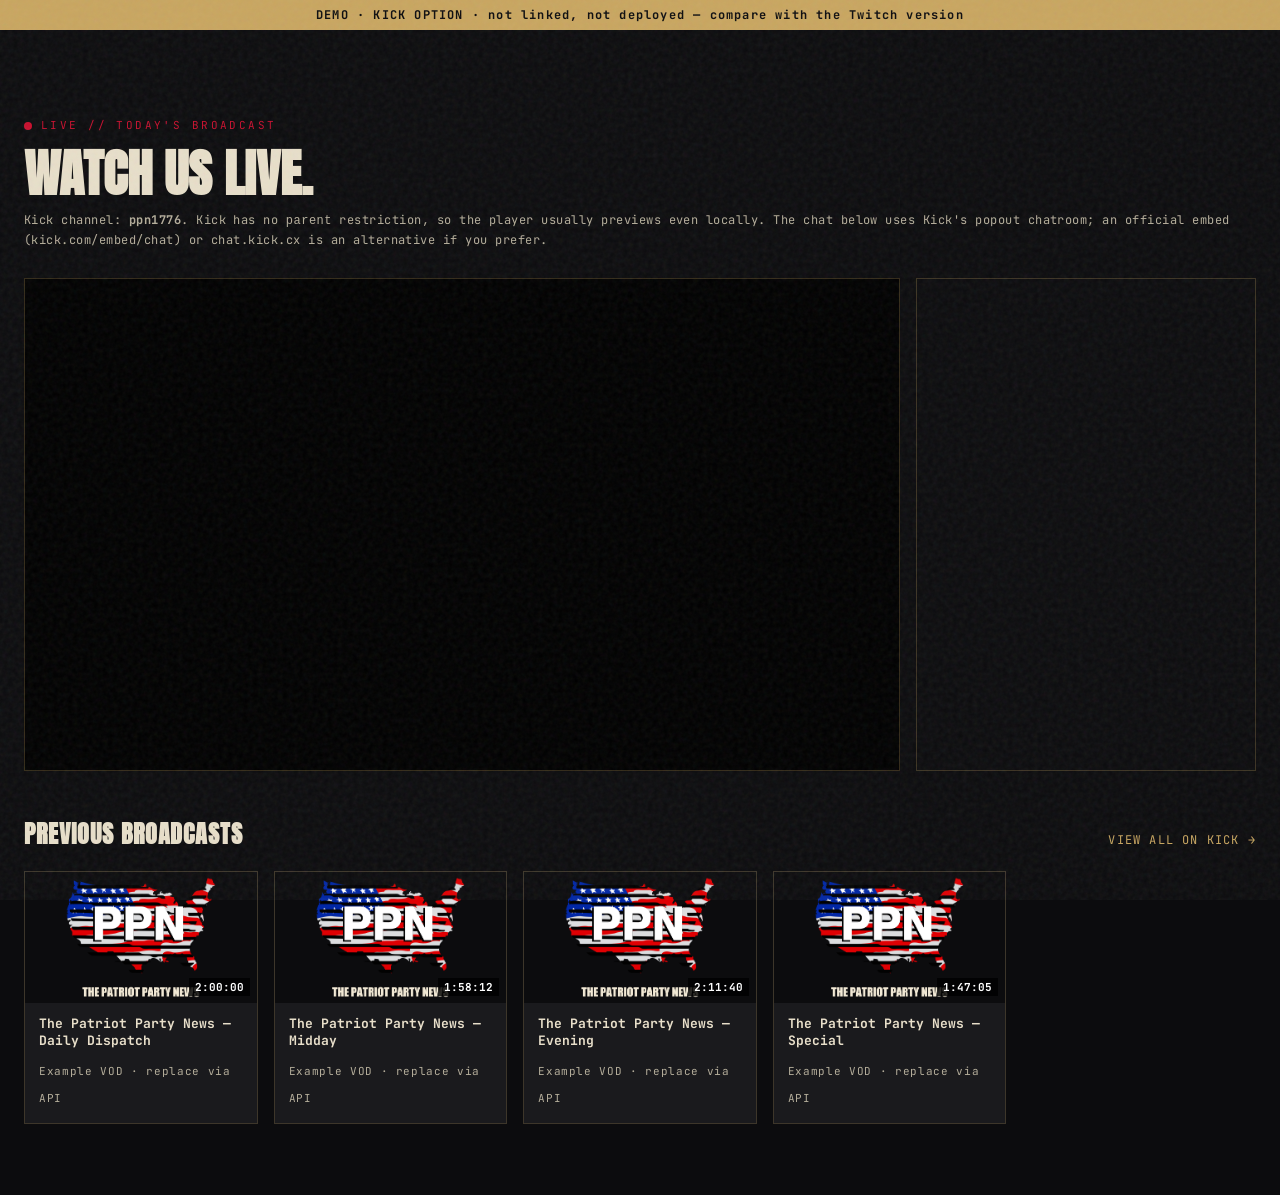
<file: ppn-static/watch-kick-preview.html>
<!DOCTYPE html>
<html lang="en">
<head>
<meta charset="UTF-8">
<meta name="viewport" content="width=device-width, initial-scale=1.0">
<title>Watch (Kick) — PREVIEW · Patriot Party News</title>
<meta name="robots" content="noindex">
<link rel="icon" href="./assets/img/favicon.ico" sizes="any">
<meta name="theme-color" content="#0C0C0E">
<link rel="preconnect" href="https://fonts.googleapis.com">
<link rel="preconnect" href="https://fonts.gstatic.com" crossorigin>
<link href="https://fonts.googleapis.com/css2?family=Anton&family=Fraunces:opsz,wght@9..144,300;9..144,400;9..144,500;9..144,600;9..144,700&family=JetBrains+Mono:wght@400;500;700&display=swap" rel="stylesheet">
<link rel="stylesheet" href="./style.css">
<link rel="stylesheet" href="./watch-embed.css">
</head>
<body>

<div class="we-demo-flag">DEMO · KICK OPTION · not linked, not deployed — compare with the Twitch version</div>

<main class="we-wrap">
  <div class="we-head">
    <div class="we-eyebrow"><span class="dot"></span> Live // Today's Broadcast</div>
    <h1 class="we-title">Watch us live.</h1>
    <p class="we-note">
      Kick channel: <strong>ppn1776</strong>. Kick has no <code>parent</code> restriction, so the player
      usually previews even locally. The chat below uses Kick's popout chatroom; an official embed
      (kick.com/embed/chat) or chat.kick.cx is an alternative if you prefer.
    </p>
  </div>

  <!-- PLAYER + CHAT -->
  <div class="we-grid">
    <div class="we-player">
      <!-- Official Kick player embed. Shows live, or offline state when not streaming. -->
      <iframe
        src="https://player.kick.com/ppn1776?autoplay=false&muted=true"
        allowfullscreen
        title="PPN Live on Kick">
      </iframe>
    </div>
    <div class="we-chat">
      <!-- Live chat via Kick's popout chatroom. Alt: https://chat.kick.cx/embed/ppn1776 -->
      <iframe
        src="https://kick.com/ppn1776/chatroom"
        title="PPN Kick Chat">
      </iframe>
    </div>
  </div>

  <!-- PREVIOUS BROADCASTS -->
  <div class="we-vods">
    <div class="we-vods-head">
      <h3>Previous Broadcasts</h3>
      <a href="https://kick.com/ppn1776/videos" target="_blank" rel="noopener">View all on Kick →</a>
    </div>

    <!--
      Kick keeps VODs permanently (unlike Twitch). There's still no native "list" widget,
      but the official Kick API can return the channel's past videos. The cards below are
      PLACEHOLDERS showing the layout. To auto-populate: a Cloudflare Worker calls the Kick
      API (api.kick.com, OAuth 2.1) for the channel's videos and renders them into #vodGrid.
      Each card links to https://kick.com/ppn1776/videos/<uuid> (or embeds via player.kick.com).
    -->
    <div class="we-vod-grid" id="vodGrid">
      <a class="we-vod" href="https://kick.com/ppn1776/videos" target="_blank" rel="noopener">
        <div class="we-vod-thumb" style="background-image:url('./assets/img/ppn-og.png')"><span class="we-vod-dur">2:00:00</span></div>
        <div class="we-vod-meta"><p class="we-vod-title">The Patriot Party News — Daily Dispatch</p><span class="we-vod-date">Example VOD · replace via API</span></div>
      </a>
      <a class="we-vod" href="https://kick.com/ppn1776/videos" target="_blank" rel="noopener">
        <div class="we-vod-thumb" style="background-image:url('./assets/img/ppn-og.png')"><span class="we-vod-dur">1:58:12</span></div>
        <div class="we-vod-meta"><p class="we-vod-title">The Patriot Party News — Midday</p><span class="we-vod-date">Example VOD · replace via API</span></div>
      </a>
      <a class="we-vod" href="https://kick.com/ppn1776/videos" target="_blank" rel="noopener">
        <div class="we-vod-thumb" style="background-image:url('./assets/img/ppn-og.png')"><span class="we-vod-dur">2:11:40</span></div>
        <div class="we-vod-meta"><p class="we-vod-title">The Patriot Party News — Evening</p><span class="we-vod-date">Example VOD · replace via API</span></div>
      </a>
      <a class="we-vod" href="https://kick.com/ppn1776/videos" target="_blank" rel="noopener">
        <div class="we-vod-thumb" style="background-image:url('./assets/img/ppn-og.png')"><span class="we-vod-dur">1:47:05</span></div>
        <div class="we-vod-meta"><p class="we-vod-title">The Patriot Party News — Special</p><span class="we-vod-date">Example VOD · replace via API</span></div>
      </a>
    </div>
  </div>
</main>

</body>
</html>
</file>
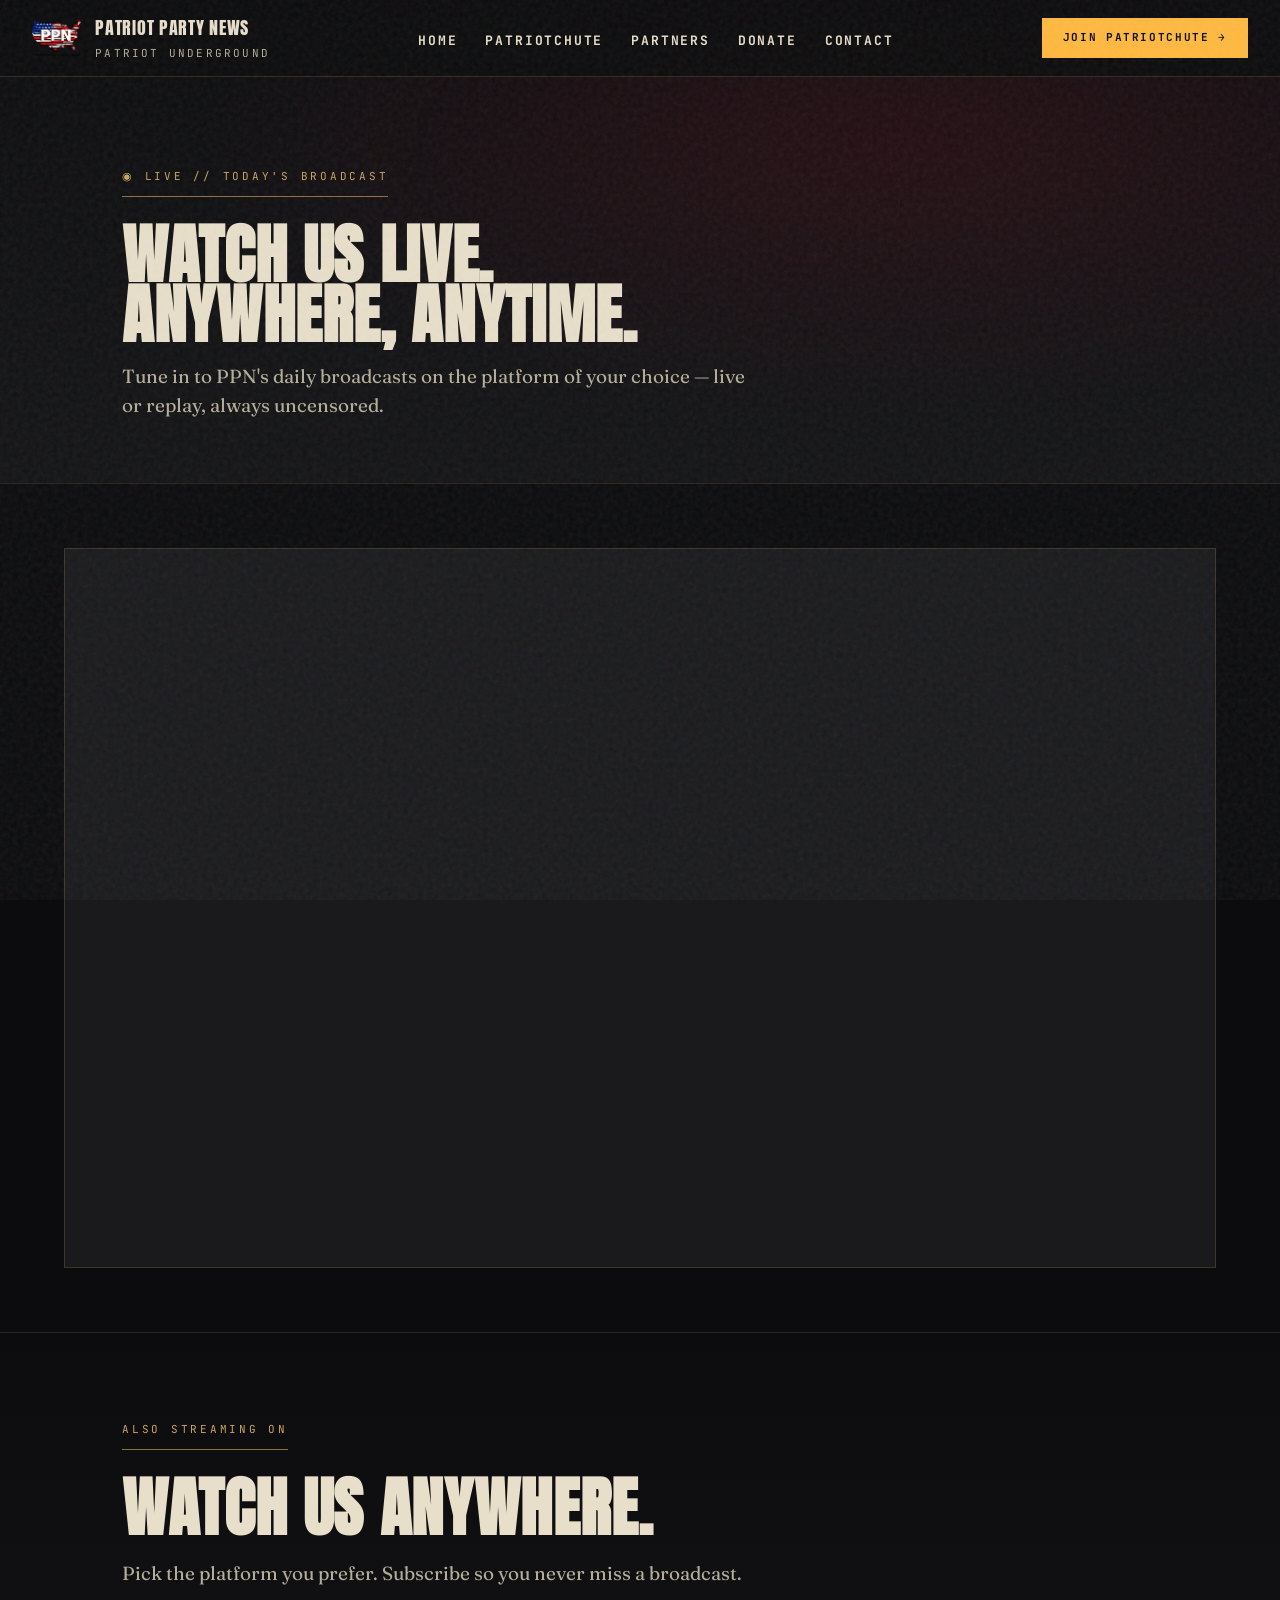
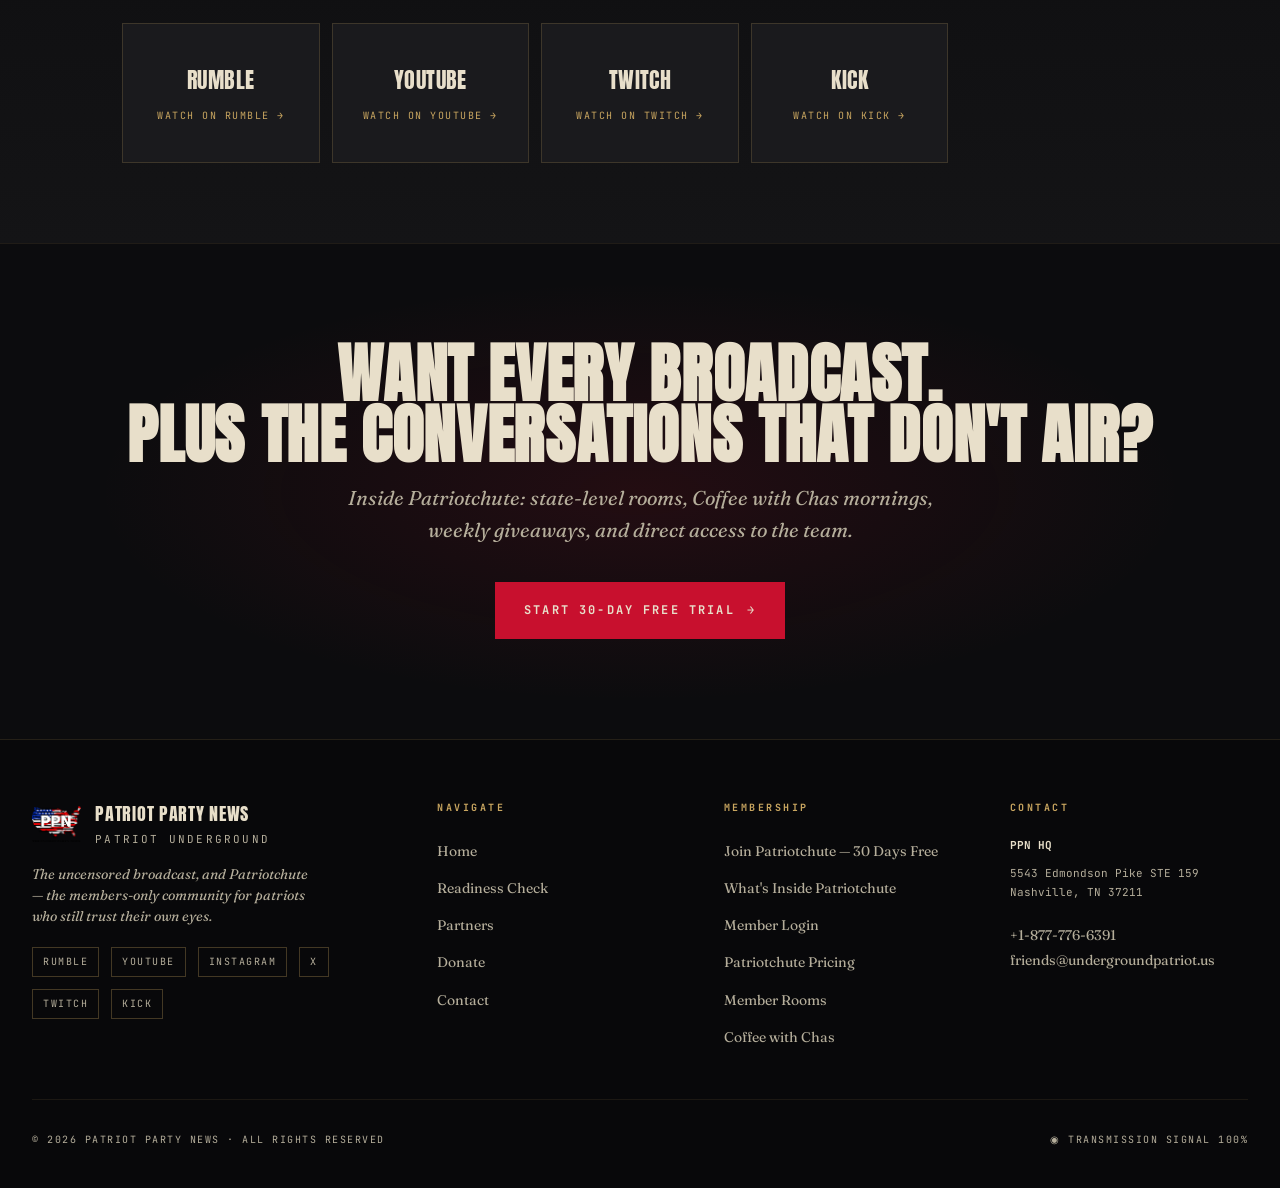
<file: ppn-static/watch-live.html>
<!DOCTYPE html>
<html lang="en">
<head>
<meta charset="UTF-8">
<meta name="viewport" content="width=device-width, initial-scale=1.0">
<title>Watch Live — Patriot Party News</title>
<meta name="description" content="Watch PPN's daily uncensored broadcasts live or on replay — Rumble, YouTube, Twitch, and Kick. Always free, always unfiltered.">
<link rel="canonical" href="https://thepatriotpartynews.com/watch-live.html">

<!-- Favicon / icons -->
<link rel="icon" href="./assets/img/favicon.ico" sizes="any">
<link rel="icon" type="image/png" href="./assets/img/ppn-site-icon-512.png" sizes="512x512">
<link rel="apple-touch-icon" href="./assets/img/ppn-site-icon-512.png">
<meta name="theme-color" content="#0C0C0E">

<!-- Open Graph / social share -->
<meta property="og:type" content="website">
<meta property="og:site_name" content="Patriot Party News">
<meta property="og:title" content="Watch Live — Patriot Party News">
<meta property="og:description" content="Watch PPN's daily uncensored broadcasts live or on replay — Rumble, YouTube, Twitch, and Kick. Always free, always unfiltered.">
<meta property="og:url" content="https://thepatriotpartynews.com/watch-live.html">
<meta property="og:image" content="https://thepatriotpartynews.com/assets/img/ppn-og.png">
<meta property="og:image:width" content="1200">
<meta property="og:image:height" content="630">
<meta name="twitter:card" content="summary_large_image">
<meta name="twitter:title" content="Watch Live — Patriot Party News">
<meta name="twitter:description" content="Watch PPN's daily uncensored broadcasts live or on replay — Rumble, YouTube, Twitch, and Kick. Always free, always unfiltered.">
<meta name="twitter:image" content="https://thepatriotpartynews.com/assets/img/ppn-og.png">
<link rel="preconnect" href="https://fonts.googleapis.com">
<link rel="preconnect" href="https://fonts.gstatic.com" crossorigin>
<link href="https://fonts.googleapis.com/css2?family=Anton&family=Fraunces:opsz,wght@9..144,300;9..144,400;9..144,500;9..144,600;9..144,700;9..144,800;9..144,900&family=JetBrains+Mono:wght@400;500;700&display=swap" rel="stylesheet">
<link rel="stylesheet" href="./style.css">
</head>
<body>

<!-- NAV -->
<nav class="nav">
  <div class="nav-inner">
    <div class="nav-brand">
      <div class="nav-mark nav-mark-has-logo"><a href="./index.html" class="custom-logo-link"><img src="./assets/img/ppn-logo.png" alt="Patriot Party News" class="custom-logo"></a></div>
      <div class="nav-wordmark">
        Patriot Party News
        <span class="dim">Patriot Underground</span>
      </div>
    </div>
    <ul class="nav-links">
      <li><a href="./index.html">Home</a></li>
      <li><a href="./join.html">Patriotchute</a></li>
      <li><a href="./partners.html">Partners</a></li>
      <li><a href="./donate.html">Donate</a></li>
      <li><a href="./contact.html">Contact</a></li>
    </ul>
    <a href="https://www.patriotchute.com/users/onboarding/choose_plan?plan_id=2267386&amp;bundle_token=8a2bad0893042bd83ecd59267a9b1d16&amp;prefer_signup=true&amp;utm_source=manual" class="nav-cta">Join Patriotchute →</a>
    <button class="nav-toggle" id="navToggle" aria-label="Open menu" aria-expanded="false"><span></span><span></span><span></span></button>
  </div>
</nav>

<main class="watch-live-page">
  <section class="page-band">
    <div class="container">
      <span class="section-label">◉ Live // Today's Broadcast</span>
      <h1 class="section-heading">Watch us live.<br>Anywhere, anytime.</h1>
      <p class="page-lead">Tune in to PPN's daily broadcasts on the platform of your choice — live or replay, always uncensored.</p>
    </div>
  </section>

  <section class="watch-live-stream-section">
    <div class="container">
      <div class="watch-live-stream-wrap">
        <div id="boxcast-widget-camchjsm3ribblsbfb7c" class="watch-live-stream"></div>
        <script type="text/javascript" charset="utf-8">(function(d, s, c, o) {var js = d.createElement(s), fjs = d.getElementsByTagName(s)[0];js.src = '//js.boxcast.com/v3.min.js';js.onload = function() { boxcast.noConflict()('#boxcast-widget-'+c).loadChannel(c, o); };js.charset = 'utf-8';fjs.parentNode.insertBefore(js, fjs);}(document, 'script', 'camchjsm3ribblsbfb7c', {"showTitle":1,"showDescription":1,"showHighlights":1,"showRelated":true,"defaultVideo":"next","playInline":false,"dvr":true,"market":"smb","showCountdown":true,"showDonations":true,"showDocuments":true,"showIndex":true,"showChat":true,"hidePreBroadcastTextOverlay":false,"layout":"playlist-to-right"}));</script>
      </div>
    </div>
  </section>

  <section class="watch-live-platforms-section">
    <div class="container">
      <span class="section-label">Also streaming on</span>
      <h2 class="section-heading">Watch us anywhere.</h2>
      <p class="page-lead">Pick the platform you prefer. Subscribe so you never miss a broadcast.</p>
      <div class="platform-tile-grid">
        <a href="https://rumble.com/c/PPN" target="_blank" rel="noopener" class="platform-tile">
          <span class="platform-tile-name">Rumble</span>
          <span class="platform-tile-cta">Watch on Rumble →</span>
        </a>
        <a href="https://www.youtube.com/@OfficialPatriotPartyNews" target="_blank" rel="noopener" class="platform-tile">
          <span class="platform-tile-name">YouTube</span>
          <span class="platform-tile-cta">Watch on YouTube →</span>
        </a>
        <a href="https://www.twitch.tv/thepatriotpartynewsppn2" target="_blank" rel="noopener" class="platform-tile">
          <span class="platform-tile-name">Twitch</span>
          <span class="platform-tile-cta">Watch on Twitch →</span>
        </a>
        <a href="https://kick.com/ppn1776" target="_blank" rel="noopener" class="platform-tile">
          <span class="platform-tile-name">Kick</span>
          <span class="platform-tile-cta">Watch on Kick →</span>
        </a>
      </div>
    </div>
  </section>

  <section class="watch-live-cta">
    <div class="container">
      <h2 class="section-heading">Want every broadcast.<br>Plus the conversations that don't air?</h2>
      <p class="final-cta-sub">Inside Patriotchute: state-level rooms, Coffee with Chas mornings, weekly giveaways, and direct access to the team.</p>
      <a href="https://www.patriotchute.com/users/onboarding/choose_plan?plan_id=2267386&amp;bundle_token=8a2bad0893042bd83ecd59267a9b1d16&amp;prefer_signup=true&amp;utm_source=manual" class="btn btn-primary">
        Start 30-Day Free Trial <span class="arrow">→</span>
      </a>
    </div>
  </section>
</main>

<!-- FOOTER -->
<footer class="footer">
  <div class="footer-inner">
    <div class="footer-col">
      <div class="nav-brand" style="margin-bottom: 16px;">
        <div class="nav-mark nav-mark-has-logo"><a href="./index.html" class="custom-logo-link"><img src="./assets/img/ppn-logo.png" alt="Patriot Party News" class="custom-logo"></a></div>
        <div class="nav-wordmark">
          Patriot Party News
          <span class="dim">Patriot Underground</span>
        </div>
      </div>
      <p class="footer-brand-line">The uncensored broadcast, and Patriotchute — the members-only community for patriots who still trust their own eyes.</p>
      <div class="footer-socials">
        <a href="https://rumble.com/c/PPN" target="_blank" rel="noopener">Rumble</a>
        <a href="https://www.youtube.com/@OfficialPatriotPartyNews" target="_blank" rel="noopener">YouTube</a>
        <a href="https://www.instagram.com/OfficialPatriotPartyNews/" target="_blank" rel="noopener">Instagram</a>
        <a href="https://twitter.com/PPN1776" target="_blank" rel="noopener">X</a>
        <a href="https://www.twitch.tv/thepatriotpartynewsppn2" target="_blank" rel="noopener">Twitch</a>
        <a href="https://kick.com/ppn1776" target="_blank" rel="noopener">Kick</a>
      </div>
    </div>
    <div class="footer-col">
      <h4>Navigate</h4>
      <ul>
        <li><a href="./index.html">Home</a></li>
        <li><a href="./readiness.html">Readiness Check</a></li>
        <li><a href="./partners.html">Partners</a></li>
          <li><a href="./donate.html">Donate</a></li>
        <li><a href="./contact.html">Contact</a></li>
      </ul>
    </div>
    <div class="footer-col">
      <h4>Membership</h4>
      <ul>
        <li><a href="https://www.patriotchute.com/users/onboarding/choose_plan?plan_id=2267386&amp;bundle_token=8a2bad0893042bd83ecd59267a9b1d16&amp;prefer_signup=true&amp;utm_source=manual">Join Patriotchute — 30 Days Free</a></li>
        <li><a href="./join.html">What's Inside Patriotchute</a></li>
        <li><a href="https://www.patriotchute.com/users/sign_in" target="_blank" rel="noopener">Member Login</a></li>
        <li><a href="./join.html#pricing">Patriotchute Pricing</a></li>
        <li><a href="https://www.patriotchute.com/" target="_blank" rel="noopener">Member Rooms</a></li>
        <li><a href="https://www.patriotchute.com/" target="_blank" rel="noopener">Coffee with Chas</a></li>
      </ul>
    </div>
    <div class="footer-col">
      <h4>Contact</h4>
      <div class="footer-contact">
        <strong>PPN HQ</strong>
        5543 Edmondson Pike STE 159<br>
        Nashville, TN 37211<br><br>
        <a href="tel:+18777766391">+1-877-776-6391</a><br>
        <a href="mailto:friends@undergroundpatriot.us">friends@undergroundpatriot.us</a>
      </div>
    </div>
  </div>
  <div class="footer-meta">
    <span>&copy; 2026 Patriot Party News · All Rights Reserved</span>
    <span>◉ Transmission Signal 100%</span>
  </div>
</footer>

<script src="./assets/js/main.js"></script>

</body>
</html>
</file>
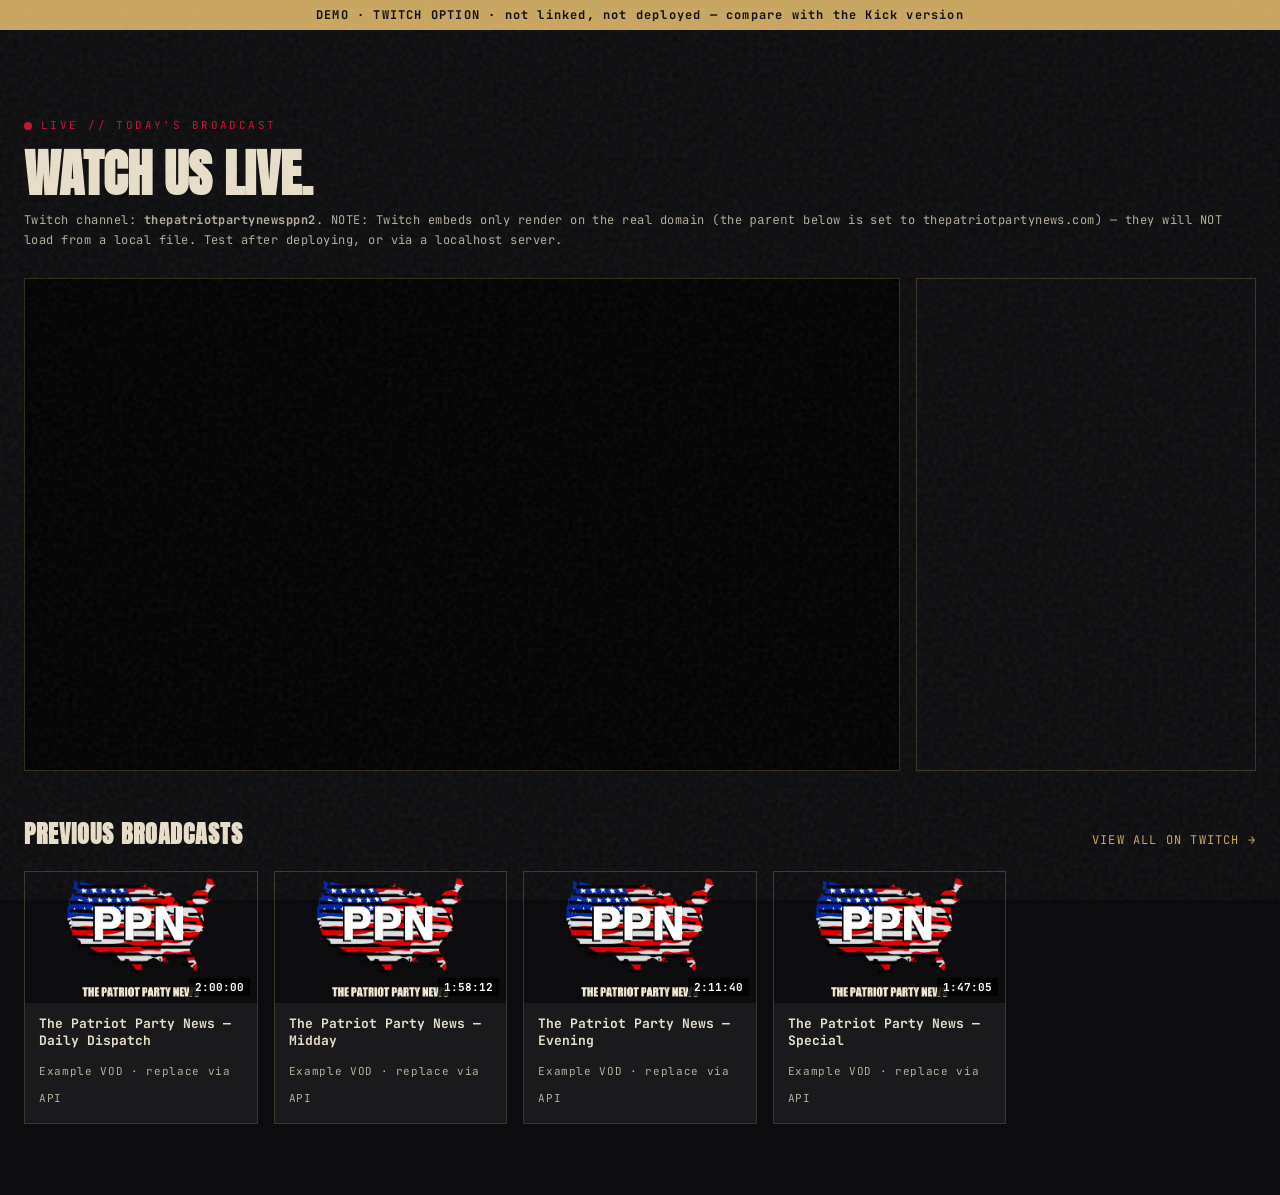
<file: ppn-static/watch-twitch-preview.html>
<!DOCTYPE html>
<html lang="en">
<head>
<meta charset="UTF-8">
<meta name="viewport" content="width=device-width, initial-scale=1.0">
<title>Watch (Twitch) — PREVIEW · Patriot Party News</title>
<meta name="robots" content="noindex">
<link rel="icon" href="./assets/img/favicon.ico" sizes="any">
<meta name="theme-color" content="#0C0C0E">
<link rel="preconnect" href="https://fonts.googleapis.com">
<link rel="preconnect" href="https://fonts.gstatic.com" crossorigin>
<link href="https://fonts.googleapis.com/css2?family=Anton&family=Fraunces:opsz,wght@9..144,300;9..144,400;9..144,500;9..144,600;9..144,700&family=JetBrains+Mono:wght@400;500;700&display=swap" rel="stylesheet">
<link rel="stylesheet" href="./style.css">
<link rel="stylesheet" href="./watch-embed.css">
</head>
<body>

<div class="we-demo-flag">DEMO · TWITCH OPTION · not linked, not deployed — compare with the Kick version</div>

<main class="we-wrap">
  <div class="we-head">
    <div class="we-eyebrow"><span class="dot"></span> Live // Today's Broadcast</div>
    <h1 class="we-title">Watch us live.</h1>
    <p class="we-note">
      Twitch channel: <strong>thepatriotpartynewsppn2</strong>.
      NOTE: Twitch embeds only render on the real domain (the <code>parent</code> below is set to
      thepatriotpartynews.com) — they will NOT load from a local file. Test after deploying, or via a localhost server.
    </p>
  </div>

  <!-- PLAYER + CHAT -->
  <div class="we-grid">
    <div class="we-player">
      <!-- Live player. Auto-shows the live stream, or "offline" when not live. -->
      <iframe
        src="https://player.twitch.tv/?channel=thepatriotpartynewsppn2&parent=thepatriotpartynews.com&parent=localhost"
        allowfullscreen
        title="PPN Live on Twitch">
      </iframe>
    </div>
    <div class="we-chat">
      <!-- Live chat (separate iframe). Same parent rule applies. -->
      <iframe
        src="https://www.twitch.tv/embed/thepatriotpartynewsppn2/chat?parent=thepatriotpartynews.com&parent=localhost&darkpopout"
        title="PPN Twitch Chat">
      </iframe>
    </div>
  </div>

  <!-- PREVIOUS BROADCASTS -->
  <div class="we-vods">
    <div class="we-vods-head">
      <h3>Previous Broadcasts</h3>
      <a href="https://www.twitch.tv/thepatriotpartynewsppn2/videos" target="_blank" rel="noopener">View all on Twitch →</a>
    </div>

    <!--
      IMPORTANT: Twitch has NO native "list of past broadcasts" widget, AND it
      auto-deletes VODs after ~14 days (60 for affiliates/partners) unless saved
      as Highlights. The cards below are PLACEHOLDERS showing the layout.
      To populate automatically, a Cloudflare Worker would call the Twitch Helix API
      (GET https://api.twitch.tv/helix/videos?user_id=<id>&type=archive) with an
      app token, and render the results into this grid. Each card's link becomes
      ./watch?video=<id> or opens the VOD via player.twitch.tv/?video=v<id>&parent=...
    -->
    <div class="we-vod-grid" id="vodGrid">
      <a class="we-vod" href="https://www.twitch.tv/thepatriotpartynewsppn2/videos" target="_blank" rel="noopener">
        <div class="we-vod-thumb" style="background-image:url('./assets/img/ppn-og.png')"><span class="we-vod-dur">2:00:00</span></div>
        <div class="we-vod-meta"><p class="we-vod-title">The Patriot Party News — Daily Dispatch</p><span class="we-vod-date">Example VOD · replace via API</span></div>
      </a>
      <a class="we-vod" href="https://www.twitch.tv/thepatriotpartynewsppn2/videos" target="_blank" rel="noopener">
        <div class="we-vod-thumb" style="background-image:url('./assets/img/ppn-og.png')"><span class="we-vod-dur">1:58:12</span></div>
        <div class="we-vod-meta"><p class="we-vod-title">The Patriot Party News — Midday</p><span class="we-vod-date">Example VOD · replace via API</span></div>
      </a>
      <a class="we-vod" href="https://www.twitch.tv/thepatriotpartynewsppn2/videos" target="_blank" rel="noopener">
        <div class="we-vod-thumb" style="background-image:url('./assets/img/ppn-og.png')"><span class="we-vod-dur">2:11:40</span></div>
        <div class="we-vod-meta"><p class="we-vod-title">The Patriot Party News — Evening</p><span class="we-vod-date">Example VOD · replace via API</span></div>
      </a>
      <a class="we-vod" href="https://www.twitch.tv/thepatriotpartynewsppn2/videos" target="_blank" rel="noopener">
        <div class="we-vod-thumb" style="background-image:url('./assets/img/ppn-og.png')"><span class="we-vod-dur">1:47:05</span></div>
        <div class="we-vod-meta"><p class="we-vod-title">The Patriot Party News — Special</p><span class="we-vod-date">Example VOD · replace via API</span></div>
      </a>
    </div>
  </div>
</main>

</body>
</html>
</file>
<file: ppn-static/style.css>
/*
Theme Name: Patriot Party News
Theme URI: https://thepatriotpartynews.com
Author: Patriot Party News
Author URI: https://thepatriotpartynews.com
Description: Custom theme for The Patriot Party News — uncensored broadcast and underground community for American patriots. Single-page landing that funnels viewers to Patriotchute.
Version: 0.1.0
Requires at least: 6.0
Tested up to: 6.5
Requires PHP: 7.4
License: GPL v2 or later
License URI: https://www.gnu.org/licenses/gpl-2.0.html
Text Domain: ppn
*/

:root {
  --ink: #0C0C0E;
  --graphite: #1A1A1D;
  --graphite-2: #242428;
  --parchment: #F2E9D5;
  --bone: #E8DFCA;
  --bone-dim: #B5AE9B;
  --flag-red: #C8102E;
  --flag-red-bright: #E8182E;
  --deep-navy: #1E2F4D;
  --brass: #C9A660;
  --brass-dim: #8A7340;
}

* { box-sizing: border-box; margin: 0; padding: 0; }

html { scroll-behavior: smooth; }

body {
  background: var(--ink);
  color: var(--bone);
  font-family: 'Fraunces', Georgia, serif;
  font-size: 17px;
  line-height: 1.6;
  overflow-x: hidden;
  -webkit-font-smoothing: antialiased;
}

/* Grain overlay — the "underground" feel */
body::before {
  content: "";
  position: fixed;
  inset: 0;
  pointer-events: none;
  z-index: 9999;
  opacity: 0.08;
  background-image: url("data:image/svg+xml,%3Csvg viewBox='0 0 200 200' xmlns='http://www.w3.org/2000/svg'%3E%3Cfilter id='n'%3E%3CfeTurbulence type='fractalNoise' baseFrequency='0.9' numOctaves='3' stitchTiles='stitch'/%3E%3C/filter%3E%3Crect width='100%25' height='100%25' filter='url(%23n)' opacity='0.9'/%3E%3C/svg%3E");
}

/* Scanline overlay on hero */
.scanlines::after {
  content: "";
  position: absolute;
  inset: 0;
  pointer-events: none;
  background: repeating-linear-gradient(
    0deg,
    rgba(232, 223, 202, 0.015) 0px,
    rgba(232, 223, 202, 0.015) 1px,
    transparent 1px,
    transparent 4px
  );
  z-index: 2;
}

/* Typography */
.display {
  font-family: 'Anton', 'Arial Narrow', sans-serif;
  font-weight: 400;
  letter-spacing: 0.01em;
  text-transform: uppercase;
  line-height: 0.95;
}

.mono {
  font-family: 'JetBrains Mono', 'Courier New', monospace;
  letter-spacing: 0.08em;
  text-transform: uppercase;
  font-weight: 500;
}

.editorial {
  font-family: 'Fraunces', Georgia, serif;
  font-style: italic;
  font-weight: 400;
}

/* ─────────── NAV ─────────── */
.nav {
  position: fixed;
  top: 0; left: 0; right: 0;
  z-index: 100;
  background: rgba(12, 12, 14, 0.92);
  backdrop-filter: blur(8px);
  border-bottom: 1px solid rgba(201, 166, 96, 0.2);
}
.nav-inner {
  max-width: 1400px;
  margin: 0 auto;
  padding: 14px 32px;
  display: flex;
  align-items: center;
  justify-content: space-between;
  gap: 32px;
}
.nav-brand {
  display: flex;
  align-items: center;
  gap: 14px;
}
.nav-mark {
  width: 36px; height: 36px;
  background: var(--flag-red);
  display: grid; place-items: center;
  font-family: 'Anton', sans-serif;
  color: var(--bone);
  font-size: 20px;
  letter-spacing: 0;
}
.nav-mark.nav-mark-has-logo {
  background: transparent;
  width: auto; height: 36px;
  padding: 0;
}
.nav-mark .custom-logo-link,
.nav-mark img {
  display: block;
  height: 36px;
  width: auto;
  line-height: 0;
}
.nav-wordmark {
  font-family: 'Anton', sans-serif;
  font-size: 18px;
  letter-spacing: 0.04em;
  text-transform: uppercase;
  color: var(--bone);
}
.nav-wordmark .dim {
  color: var(--bone-dim);
  font-size: 11px;
  letter-spacing: 0.2em;
  display: block;
  margin-top: 2px;
  font-family: 'JetBrains Mono', monospace;
}
.nav-links {
  display: flex;
  gap: 28px;
  list-style: none;
}
.nav-links a {
  color: var(--bone);
  text-decoration: none;
  font-family: 'JetBrains Mono', monospace;
  font-size: 13px;
  font-weight: 700;
  letter-spacing: 0.14em;
  text-transform: uppercase;
  transition: color 0.2s;
  position: relative;
}
.nav-links a:hover { color: var(--flag-red-bright); }
.nav-cta {
  background: var(--flag-red);
  color: var(--bone);
  padding: 10px 20px;
  text-decoration: none;
  font-family: 'JetBrains Mono', monospace;
  font-size: 11px;
  letter-spacing: 0.15em;
  text-transform: uppercase;
  font-weight: 700;
  border: 1px solid var(--flag-red);
  transition: all 0.2s;
}
.nav-cta:hover {
  background: transparent;
  color: var(--flag-red-bright);
}

/* ── Subscription CTAs — tangerine #ffb93f with black letters (site-wide) ── */
.nav-cta,
a.btn[href*="join.patriotchute.com"] {
  background: #ffb93f;
  color: #0C0C0E;
  border-color: #ffb93f;
}
.nav-cta:hover,
a.btn[href*="join.patriotchute.com"]:hover {
  background: #ffc961;
  color: #0C0C0E;
  border-color: #ffc961;
}

/* ── Mobile hamburger toggle (hidden on desktop) ── */
.nav-toggle {
  display: none;
  flex-direction: column;
  justify-content: center;
  gap: 5px;
  width: 46px;
  height: 40px;
  padding: 0 11px;
  background: transparent;
  border: 1px solid rgba(201, 166, 96, 0.45);
  cursor: pointer;
}
.nav-toggle span {
  display: block;
  width: 22px;
  height: 2px;
  background: var(--bone);
  transition: transform 0.2s, opacity 0.2s;
}
.nav.open .nav-toggle span:nth-child(1) { transform: translateY(7px) rotate(45deg); }
.nav.open .nav-toggle span:nth-child(2) { opacity: 0; }
.nav.open .nav-toggle span:nth-child(3) { transform: translateY(-7px) rotate(-45deg); }

/* ─────────── HERO ─────────── */
.hero {
  position: relative;
  min-height: 100vh;
  padding: 140px 32px 80px;
  overflow: hidden;
  display: flex;
  align-items: center;
  background:
    radial-gradient(ellipse at 70% 30%, rgba(200, 16, 46, 0.15) 0%, transparent 50%),
    radial-gradient(ellipse at 20% 80%, rgba(30, 47, 77, 0.25) 0%, transparent 55%),
    linear-gradient(180deg, #0C0C0E 0%, #141416 100%);
}

/* Flag texture hint in background */
.hero-flag-bg {
  position: absolute;
  right: -5%;
  top: 10%;
  width: 70%;
  height: 80%;
  opacity: 0.07;
  background-image:
    repeating-linear-gradient(0deg, var(--bone) 0px, var(--bone) 12px, transparent 12px, transparent 24px);
  transform: skewX(-8deg);
  pointer-events: none;
  filter: blur(0.5px);
}

.hero-inner {
  position: relative;
  z-index: 3;
  max-width: 1400px;
  margin: 0 auto;
  width: 100%;
  display: grid;
  grid-template-columns: 1.3fr 1fr;
  gap: 80px;
  align-items: center;
}

.hero-left {
  position: relative;
}

.hero-eyebrow {
  display: inline-flex;
  align-items: center;
  gap: 12px;
  font-family: 'JetBrains Mono', monospace;
  font-size: 11px;
  letter-spacing: 0.25em;
  text-transform: uppercase;
  color: var(--brass);
  margin-bottom: 36px;
  padding: 8px 14px;
  border: 1px solid rgba(201, 166, 96, 0.4);
  background: rgba(201, 166, 96, 0.05);
}
.hero-eyebrow::before {
  content: "◉";
  color: var(--flag-red);
  animation: pulse 2s ease-in-out infinite;
}
@keyframes pulse {
  0%, 100% { opacity: 1; }
  50% { opacity: 0.3; }
}

.hero-headline {
  font-family: 'Anton', sans-serif;
  font-size: clamp(48px, 6.5vw, 92px);
  line-height: 0.92;
  letter-spacing: 0.005em;
  text-transform: uppercase;
  color: var(--bone);
  margin-bottom: 32px;
}
.hero-headline .red { color: var(--flag-red); }
.hero-headline .italic {
  font-family: 'Fraunces', serif;
  font-style: italic;
  font-weight: 300;
  text-transform: none;
  letter-spacing: -0.02em;
  color: var(--brass);
  display: block;
  margin-top: 8px;
  font-size: 0.6em;
  line-height: 1.1;
}

.hero-sub {
  font-family: 'Fraunces', serif;
  font-size: 19px;
  line-height: 1.5;
  color: var(--bone-dim);
  max-width: 520px;
  margin-bottom: 40px;
  font-weight: 400;
}

.hero-ctas {
  display: flex;
  gap: 16px;
  flex-wrap: wrap;
  margin-bottom: 56px;
}

.btn {
  display: inline-flex;
  align-items: center;
  gap: 12px;
  padding: 18px 28px;
  text-decoration: none;
  font-family: 'JetBrains Mono', monospace;
  font-size: 12px;
  letter-spacing: 0.18em;
  text-transform: uppercase;
  font-weight: 700;
  transition: all 0.2s;
  border: 1px solid;
  cursor: pointer;
}
.btn-primary {
  background: var(--flag-red);
  color: var(--bone);
  border-color: var(--flag-red);
}
.btn-primary:hover {
  background: var(--flag-red-bright);
  transform: translateY(-2px);
  box-shadow: 0 8px 0 -2px rgba(200, 16, 46, 0.3);
}
.btn-secondary {
  background: transparent;
  color: var(--bone);
  border-color: var(--bone-dim);
}
.btn-secondary:hover {
  border-color: var(--brass);
  color: var(--brass);
}
.btn .arrow { transition: transform 0.2s; }
.btn:hover .arrow { transform: translateX(4px); }

.hero-meta {
  display: flex;
  gap: 32px;
  padding-top: 28px;
  border-top: 1px solid rgba(201, 166, 96, 0.2);
  font-family: 'JetBrains Mono', monospace;
  font-size: 10px;
  letter-spacing: 0.15em;
  text-transform: uppercase;
  color: var(--bone-dim);
}
.hero-meta strong {
  color: var(--bone);
  display: block;
  font-size: 16px;
  font-family: 'Anton', sans-serif;
  letter-spacing: 0.02em;
  margin-top: 4px;
}

/* Hero right — live broadcast card */
.broadcast-card {
  position: relative;
  background: var(--graphite);
  border: 1px solid rgba(201, 166, 96, 0.25);
  padding: 28px;
}
.broadcast-card::before {
  content: "";
  position: absolute;
  top: -1px; left: -1px;
  width: 60px; height: 4px;
  background: var(--flag-red);
}
.broadcast-label {
  display: flex;
  align-items: center;
  gap: 10px;
  font-family: 'JetBrains Mono', monospace;
  font-size: 10px;
  letter-spacing: 0.2em;
  text-transform: uppercase;
  color: var(--bone-dim);
  margin-bottom: 14px;
}
.live-dot {
  width: 8px; height: 8px;
  background: var(--flag-red);
  border-radius: 50%;
  animation: pulse 1.5s ease-in-out infinite;
  box-shadow: 0 0 10px var(--flag-red);
}
.live-label { color: var(--flag-red); font-weight: 700; }
.broadcast-title {
  font-family: 'Anton', sans-serif;
  font-size: 28px;
  color: var(--bone);
  margin-bottom: 6px;
  text-transform: uppercase;
  line-height: 1;
}
.broadcast-host {
  font-family: 'Fraunces', serif;
  font-style: italic;
  color: var(--brass);
  font-size: 14px;
  margin-bottom: 20px;
}
.broadcast-screen {
  aspect-ratio: 16 / 9;
  background:
    radial-gradient(ellipse at center, rgba(30, 47, 77, 0.4) 0%, var(--ink) 70%),
    var(--ink);
  position: relative;
  margin-bottom: 18px;
  overflow: hidden;
  display: grid;
  place-items: center;
}
.broadcast-screen::before {
  content: "";
  position: absolute;
  inset: 0;
  background: repeating-linear-gradient(
    0deg,
    rgba(232, 223, 202, 0.03) 0px,
    rgba(232, 223, 202, 0.03) 1px,
    transparent 1px,
    transparent 3px
  );
}
.broadcast-screen-content {
  position: relative;
  z-index: 2;
  text-align: center;
  color: var(--bone-dim);
}
.broadcast-screen-content .big {
  font-family: 'Anton', sans-serif;
  color: var(--flag-red);
  font-size: 42px;
  line-height: 1;
  letter-spacing: 0.02em;
}
.broadcast-screen-content .small {
  font-family: 'JetBrains Mono', monospace;
  font-size: 10px;
  letter-spacing: 0.2em;
  text-transform: uppercase;
  margin-top: 6px;
}
/* BoxCast iframe in homepage broadcast card */
.broadcast-iframe {
  position: absolute;
  inset: 0;
  width: 100%;
  height: 100%;
  border: 0;
  z-index: 3;
  background: var(--ink);
}
.broadcast-cta {
  width: 100%;
  justify-content: center;
  margin-top: 16px;
  margin-bottom: 16px;
}
.platform-row {
  display: flex;
  gap: 10px;
  font-family: 'JetBrains Mono', monospace;
  font-size: 10px;
  letter-spacing: 0.15em;
  text-transform: uppercase;
}
.platform-row span {
  padding: 6px 10px;
  border: 1px solid rgba(201, 166, 96, 0.3);
  color: var(--bone-dim);
}

/* ─────────── SECTIONS ─────────── */
section { position: relative; }
.container {
  max-width: 1400px;
  margin: 0 auto;
  padding: 0 32px;
}

.section-label {
  display: inline-block;
  font-family: 'JetBrains Mono', monospace;
  font-size: 11px;
  letter-spacing: 0.25em;
  text-transform: uppercase;
  color: var(--brass);
  padding-bottom: 10px;
  border-bottom: 1px solid var(--brass-dim);
  margin-bottom: 28px;
}
.section-heading {
  font-family: 'Anton', sans-serif;
  font-size: clamp(40px, 5vw, 68px);
  line-height: 0.95;
  letter-spacing: 0.01em;
  text-transform: uppercase;
  color: var(--bone);
  margin-bottom: 20px;
}

/* ─────────── MANIFESTO ─────────── */
.manifesto {
  background: var(--parchment);
  color: var(--ink);
  padding: 80px 32px;
  border-top: 6px solid var(--flag-red);
  border-bottom: 6px solid var(--deep-navy);
}
.manifesto-inner {
  max-width: 1100px;
  margin: 0 auto;
  text-align: center;
}
.manifesto-stamp {
  display: inline-block;
  font-family: 'JetBrains Mono', monospace;
  font-size: 11px;
  letter-spacing: 0.3em;
  text-transform: uppercase;
  color: var(--flag-red);
  border: 2px solid var(--flag-red);
  padding: 8px 16px;
  margin-bottom: 32px;
  transform: rotate(-1deg);
}
.manifesto-text {
  font-family: 'Fraunces', serif;
  font-size: clamp(22px, 2.6vw, 34px);
  font-weight: 400;
  line-height: 1.35;
  color: var(--ink);
  margin-bottom: 20px;
  font-variation-settings: "opsz" 144;
}
.manifesto-text em {
  font-style: italic;
  color: var(--flag-red);
  font-weight: 500;
}
.manifesto-sig {
  font-family: 'JetBrains Mono', monospace;
  font-size: 11px;
  letter-spacing: 0.2em;
  text-transform: uppercase;
  color: var(--graphite);
  margin-top: 36px;
}

/* ─────────── THE PLAN ─────────── */
.plan {
  padding: 120px 32px 100px;
  background: var(--ink);
}
.plan-grid {
  display: grid;
  grid-template-columns: repeat(3, 1fr);
  gap: 2px;
  margin-top: 56px;
  background: rgba(201, 166, 96, 0.25);
}
.plan-step {
  background: var(--graphite);
  padding: 40px 32px;
  position: relative;
  transition: background 0.3s;
}
.plan-step:hover { background: var(--graphite-2); }
.plan-step-num {
  font-family: 'Anton', sans-serif;
  font-size: 72px;
  line-height: 1;
  color: var(--flag-red);
  margin-bottom: 20px;
  display: block;
}
.plan-step-title {
  font-family: 'Anton', sans-serif;
  font-size: 26px;
  color: var(--bone);
  text-transform: uppercase;
  margin-bottom: 14px;
  line-height: 1.05;
}
.plan-step-desc {
  font-family: 'Fraunces', serif;
  color: var(--bone-dim);
  font-size: 15px;
  line-height: 1.55;
}

/* ─────────── PERKS / JOIN ─────────── */
.join {
  padding: 120px 32px;
  background:
    linear-gradient(180deg, #141416 0%, var(--ink) 100%);
  position: relative;
  overflow: hidden;
}
.join::before {
  content: "PATRIOTCHUTE";
  position: absolute;
  bottom: -30px;
  left: -20px;
  font-family: 'Anton', sans-serif;
  font-size: 280px;
  color: rgba(232, 223, 202, 0.025);
  letter-spacing: 0;
  line-height: 0.8;
  pointer-events: none;
  white-space: nowrap;
}
.join-inner {
  position: relative;
  z-index: 2;
  display: grid;
  grid-template-columns: 1fr 1.2fr;
  gap: 80px;
  align-items: start;
}
.perks-list {
  list-style: none;
  margin-top: 36px;
}
.perks-list li {
  padding: 20px 0;
  border-top: 1px solid rgba(201, 166, 96, 0.15);
  display: grid;
  grid-template-columns: 40px 1fr;
  gap: 16px;
  align-items: start;
}
.perks-list li:last-child { border-bottom: 1px solid rgba(201, 166, 96, 0.15); }
.perk-num {
  font-family: 'JetBrains Mono', monospace;
  font-size: 11px;
  color: var(--brass);
  letter-spacing: 0.15em;
  padding-top: 4px;
}
.perk-text {
  font-family: 'Fraunces', serif;
  font-size: 17px;
  color: var(--bone);
  line-height: 1.5;
}
.perk-text strong {
  color: var(--flag-red);
  font-weight: 600;
}
.price-card {
  background: var(--parchment);
  color: var(--ink);
  padding: 48px 40px;
  position: relative;
}
.price-card::before {
  content: "";
  position: absolute;
  top: 0; left: 0;
  width: 100%; height: 6px;
  background: var(--flag-red);
}
.price-stamp {
  display: inline-block;
  font-family: 'JetBrains Mono', monospace;
  font-size: 10px;
  letter-spacing: 0.25em;
  text-transform: uppercase;
  color: var(--bone);
  background: var(--deep-navy);
  padding: 6px 12px;
  margin-bottom: 24px;
}
.price-headline {
  font-family: 'Anton', sans-serif;
  font-size: 44px;
  line-height: 1;
  text-transform: uppercase;
  color: var(--ink);
  margin-bottom: 20px;
}
.price-tiers {
  display: flex;
  gap: 32px;
  margin: 28px 0;
  padding: 24px 0;
  border-top: 1px solid rgba(12, 12, 14, 0.2);
  border-bottom: 1px solid rgba(12, 12, 14, 0.2);
}
.price-tier .amount {
  font-family: 'Anton', sans-serif;
  font-size: 48px;
  color: var(--flag-red);
  line-height: 1;
}
.price-tier .unit {
  font-family: 'JetBrains Mono', monospace;
  font-size: 10px;
  letter-spacing: 0.2em;
  text-transform: uppercase;
  color: var(--graphite);
  margin-top: 6px;
}
.price-free {
  font-family: 'Fraunces', serif;
  font-style: italic;
  font-size: 18px;
  color: var(--graphite);
  margin-bottom: 24px;
}
.price-free strong {
  color: var(--flag-red);
  font-style: normal;
  font-weight: 700;
  font-family: 'Anton', sans-serif;
  letter-spacing: 0.01em;
}
.price-card .btn-primary { width: 100%; justify-content: center; }

/* Discount-code badge */
.price-promo {
  display: flex;
  align-items: center;
  flex-wrap: wrap;
  gap: 12px;
  padding: 14px 18px;
  margin-bottom: 20px;
  background: var(--ink);
  border-left: 4px solid var(--flag-red);
  border-right: 1px solid rgba(201, 166, 96, 0.25);
  border-top: 1px solid rgba(201, 166, 96, 0.25);
  border-bottom: 1px solid rgba(201, 166, 96, 0.25);
}
.price-promo-label {
  font-family: 'JetBrains Mono', monospace;
  font-size: 11px;
  letter-spacing: 0.18em;
  text-transform: uppercase;
  color: var(--bone-dim);
}
.price-promo-code {
  font-family: 'Anton', sans-serif;
  font-size: 24px;
  letter-spacing: 0.06em;
  color: var(--flag-red);
  text-transform: uppercase;
  line-height: 1;
}

/* ─────────── TEAM ─────────── */
.team {
  padding: 120px 32px;
  background: var(--graphite);
}
.team-grid {
  display: grid;
  grid-template-columns: repeat(2, 1fr);
  gap: 32px;
  margin-top: 56px;
  max-width: 720px;
}
.team-card {
  position: relative;
  aspect-ratio: 3 / 4;
  background: var(--ink);
  overflow: hidden;
  border: 1px solid rgba(201, 166, 96, 0.2);
  transition: transform 0.3s;
}
.team-card:hover { transform: translateY(-4px); }

/* Real team photo: unified treatment */
.team-photo {
  position: absolute;
  inset: 0;
  width: 100%;
  height: 100%;
  object-fit: cover;
  object-position: center 20%;
  filter: grayscale(1) contrast(1.08) brightness(0.82);
  transition: filter 0.4s ease;
  z-index: 1;
}
.team-card:hover .team-photo {
  filter: grayscale(0.3) contrast(1.05) brightness(0.95);
}
/* Brand-color tint overlay sits between photo and the bottom name plate */
.team-card::before {
  content: "";
  position: absolute;
  inset: 0;
  background: linear-gradient(135deg, rgba(200, 16, 46, 0.18) 0%, rgba(30, 47, 77, 0.28) 100%);
  z-index: 2;
  pointer-events: none;
  mix-blend-mode: multiply;
  transition: opacity 0.4s ease;
}
.team-card:hover::before { opacity: 0.55; }
.team-overlay { z-index: 3; }
.team-silhouette {
  position: absolute;
  inset: 0;
  display: grid;
  place-items: center;
  background:
    radial-gradient(ellipse at 50% 40%, rgba(30, 47, 77, 0.5) 0%, transparent 60%),
    linear-gradient(180deg, var(--deep-navy) 0%, var(--ink) 100%);
}
.team-silhouette-letter {
  font-family: 'Anton', sans-serif;
  font-size: 120px;
  color: rgba(232, 223, 202, 0.15);
  line-height: 1;
}
.team-overlay {
  position: absolute;
  bottom: 0; left: 0; right: 0;
  padding: 20px;
  background: linear-gradient(180deg, transparent 0%, rgba(12, 12, 14, 0.95) 60%);
}
.team-name {
  font-family: 'Anton', sans-serif;
  font-size: 24px;
  color: var(--bone);
  text-transform: uppercase;
  letter-spacing: 0.02em;
}
.team-role {
  font-family: 'JetBrains Mono', monospace;
  font-size: 10px;
  letter-spacing: 0.2em;
  color: var(--brass);
  text-transform: uppercase;
  margin-top: 4px;
}

/* ─────────── TESTIMONIALS ─────────── */
.testimonials {
  padding: 120px 32px;
  background: var(--ink);
}
.test-grid {
  display: grid;
  grid-template-columns: repeat(3, 1fr);
  gap: 32px;
  margin-top: 56px;
}
.test-card {
  padding: 36px 32px;
  background: var(--graphite);
  border-left: 3px solid var(--flag-red);
}
.test-quote {
  font-family: 'Fraunces', serif;
  font-style: italic;
  font-size: 18px;
  line-height: 1.55;
  color: var(--bone);
  margin-bottom: 20px;
}
.test-quote::before {
  content: "“";
  font-family: 'Fraunces', serif;
  font-size: 56px;
  color: var(--flag-red);
  line-height: 0;
  vertical-align: -20px;
  margin-right: 4px;
}
.test-attrib {
  font-family: 'JetBrains Mono', monospace;
  font-size: 10px;
  letter-spacing: 0.2em;
  text-transform: uppercase;
  color: var(--brass);
}
.test-placeholder {
  opacity: 0.5;
}

/* ─────────── PARTNERS ─────────── */
.partners {
  padding: 80px 32px;
  background: var(--parchment);
  color: var(--ink);
}
.partners-heading {
  font-family: 'Anton', sans-serif;
  font-size: 32px;
  text-transform: uppercase;
  color: var(--ink);
  margin-bottom: 8px;
}
.partners-sub {
  font-family: 'Fraunces', serif;
  font-style: italic;
  color: var(--graphite);
  margin-bottom: 36px;
}
.partners-marquee {
  position: relative;
  border: 1px solid rgba(12, 12, 14, 0.2);
  background: rgba(12, 12, 14, 0.06);
}
.partners-track {
  display: grid;
  grid-template-columns: repeat(5, 1fr);
  gap: 1px;
  width: 100%;
}
/* Hide the duplicate set used for the marquee loop (cells 11+) */
.partners-track > a:nth-child(n+11) { display: none; }
.partner-cell {
  min-height: 200px;
  background: var(--parchment);
  padding: 28px 20px 22px;
  text-align: center;
  text-decoration: none;
  transition: background 0.2s;
  display: flex;
  flex-direction: column;
  align-items: center;
  justify-content: center;
  gap: 14px;
}
.partner-cell:hover { background: var(--bone); }
.partner-logo {
  display: block;
  max-width: 100%;
  max-height: 90px;
  width: auto;
  height: auto;
  object-fit: contain;
  filter: grayscale(0.4) contrast(0.98);
  transition: filter 0.2s;
}
.partner-cell:hover .partner-logo {
  filter: grayscale(0) contrast(1);
}
.partner-wordmark {
  font-family: 'Anton', sans-serif;
  font-size: 32px;
  line-height: 1;
  text-transform: uppercase;
  color: var(--ink);
  letter-spacing: 0.02em;
  max-height: 90px;
  display: flex;
  align-items: center;
  justify-content: center;
  text-align: center;
  padding: 0 4px;
}
.partner-name {
  font-family: 'Anton', sans-serif;
  font-size: 16px;
  text-transform: uppercase;
  color: var(--ink);
  line-height: 1.1;
  letter-spacing: 0.04em;
}
.partner-code {
  font-family: 'JetBrains Mono', monospace;
  font-size: 10px;
  letter-spacing: 0.15em;
  color: var(--flag-red);
  text-transform: uppercase;
  margin-top: -4px;
}

/* ─────────── FINAL CTA ─────────── */
.final-cta {
  padding: 140px 32px;
  background:
    radial-gradient(ellipse at center, rgba(200, 16, 46, 0.15) 0%, transparent 60%),
    var(--ink);
  text-align: center;
  position: relative;
  overflow: hidden;
}
.final-cta-headline {
  font-family: 'Anton', sans-serif;
  font-size: clamp(48px, 7vw, 104px);
  line-height: 0.92;
  color: var(--bone);
  text-transform: uppercase;
  margin-bottom: 24px;
  max-width: 1000px;
  margin-left: auto;
  margin-right: auto;
}
.final-cta-headline .red { color: var(--flag-red); }
.final-cta-sub {
  font-family: 'Fraunces', serif;
  font-style: italic;
  font-size: 20px;
  color: var(--bone-dim);
  max-width: 600px;
  margin: 0 auto 48px;
}
.email-form {
  max-width: 480px;
  margin: 48px auto 0;
  display: flex;
  gap: 0;
  border: 1px solid var(--brass-dim);
}
.email-form input {
  flex: 1;
  background: transparent;
  border: none;
  padding: 18px 20px;
  color: var(--bone);
  font-family: 'JetBrains Mono', monospace;
  font-size: 13px;
  outline: none;
}
.email-form input::placeholder {
  color: var(--bone-dim);
  letter-spacing: 0.1em;
  text-transform: uppercase;
  font-size: 11px;
}
.email-form button {
  background: var(--brass);
  color: var(--ink);
  border: none;
  padding: 0 24px;
  font-family: 'JetBrains Mono', monospace;
  font-size: 11px;
  letter-spacing: 0.2em;
  text-transform: uppercase;
  font-weight: 700;
  cursor: pointer;
  transition: background 0.2s;
}
.email-form button:hover { background: var(--flag-red); color: var(--bone); }
.email-note {
  font-family: 'Fraunces', serif;
  font-style: italic;
  font-size: 14px;
  color: var(--bone-dim);
  margin-top: 16px;
}

/* ─────────── FOOTER ─────────── */
.footer {
  padding: 60px 32px 40px;
  background: #08080A;
  border-top: 1px solid rgba(201, 166, 96, 0.15);
}
.footer-inner {
  max-width: 1400px;
  margin: 0 auto;
  display: grid;
  grid-template-columns: 1.5fr 1fr 1fr 1fr;
  gap: 48px;
  padding-bottom: 40px;
  border-bottom: 1px solid rgba(201, 166, 96, 0.1);
}
.footer-col h4 {
  font-family: 'JetBrains Mono', monospace;
  font-size: 10px;
  letter-spacing: 0.25em;
  text-transform: uppercase;
  color: var(--brass);
  margin-bottom: 20px;
}
.footer-col ul {
  list-style: none;
}
.footer-col li {
  margin-bottom: 10px;
}
.footer-col a {
  font-family: 'Fraunces', serif;
  color: var(--bone-dim);
  text-decoration: none;
  font-size: 14px;
  transition: color 0.2s;
}
.footer-col a:hover { color: var(--bone); }
.footer-brand-line {
  font-family: 'Fraunces', serif;
  font-style: italic;
  font-size: 14px;
  color: var(--bone-dim);
  margin-top: 16px;
  max-width: 280px;
  line-height: 1.5;
}
.footer-socials {
  display: flex;
  gap: 12px;
  margin-top: 20px;
  flex-wrap: wrap;
}
.footer-socials a {
  font-family: 'JetBrains Mono', monospace;
  font-size: 10px;
  letter-spacing: 0.15em;
  text-transform: uppercase;
  padding: 6px 10px;
  border: 1px solid rgba(201, 166, 96, 0.3);
  color: var(--bone-dim);
}
.footer-socials a:hover {
  border-color: var(--flag-red);
  color: var(--flag-red);
}
.footer-meta {
  max-width: 1400px;
  margin: 0 auto;
  padding-top: 32px;
  display: flex;
  justify-content: space-between;
  font-family: 'JetBrains Mono', monospace;
  font-size: 10px;
  letter-spacing: 0.15em;
  text-transform: uppercase;
  color: var(--bone-dim);
}
.footer-contact {
  font-family: 'JetBrains Mono', monospace;
  font-size: 11px;
  color: var(--bone-dim);
  line-height: 1.8;
}
.footer-contact strong {
  color: var(--bone);
  display: block;
  margin-bottom: 8px;
  font-weight: 700;
}

/* Reveal on scroll */
.reveal {
  opacity: 0;
  transform: translateY(20px);
  transition: opacity 0.8s ease, transform 0.8s ease;
}
.reveal.visible {
  opacity: 1;
  transform: translateY(0);
}

/* Responsive */
@media (max-width: 1024px) {
  .hero-inner { grid-template-columns: 1fr; gap: 60px; }
  .join-inner { grid-template-columns: 1fr; }
  .team-grid { grid-template-columns: repeat(2, 1fr); }
  .test-grid { grid-template-columns: 1fr; }
  .plan-grid { grid-template-columns: 1fr; }
  .partners-track { grid-template-columns: repeat(3, 1fr); }
  .footer-inner { grid-template-columns: 1fr 1fr; }

  /* Mobile nav: hide inline links, show hamburger, group it top-right */
  .nav-links { display: none; }
  .nav-toggle { display: flex; }
  .nav-inner { gap: 14px; }
  .nav-cta { margin-left: auto; }
  .nav.open .nav-links {
    display: flex;
    flex-direction: column;
    gap: 0;
    position: absolute;
    top: 100%;
    left: 0;
    right: 0;
    background: rgba(12, 12, 14, 0.98);
    backdrop-filter: blur(8px);
    border-bottom: 1px solid rgba(201, 166, 96, 0.2);
    padding: 6px 0;
  }
  .nav.open .nav-links li { width: 100%; }
  .nav.open .nav-links a {
    display: block;
    padding: 14px 24px;
    font-size: 14px;
  }
}
@media (max-width: 640px) {
  .nav-inner { padding: 12px 20px; }
  /* "Join Patriotchute" is a long label — tighten it on phones so it never
     shoulders the hamburger off the edge of the viewport. */
  .nav-cta { padding: 9px 12px; font-size: 10px; letter-spacing: 0.08em; }
  .hero { padding: 110px 20px 60px; }
  .hero-headline { font-size: 48px; }
  .price-tiers { flex-direction: column; gap: 12px; }
  /* Stack partner cells one on top of the other on phones */
  .partners-track { grid-template-columns: 1fr; }
  .partner-cell { min-height: 160px; }
  .footer-inner { grid-template-columns: 1fr; }
  .footer-meta { flex-direction: column; gap: 10px; }
}

/* ─────────── INNER PAGES ─────────── */

/* Top band shared by all inner pages */
.page-band {
  padding: 160px 32px 64px;
  background:
    radial-gradient(ellipse at 70% 30%, rgba(200, 16, 46, 0.12) 0%, transparent 55%),
    linear-gradient(180deg, #0C0C0E 0%, #141416 100%);
  border-bottom: 1px solid rgba(201, 166, 96, 0.15);
}
.page-band .container { max-width: 1100px; }
.page-title,
.page-band .section-heading {
  font-family: 'Anton', sans-serif;
  font-size: clamp(40px, 5vw, 68px);
  line-height: 0.95;
  text-transform: uppercase;
  color: var(--bone);
  margin-bottom: 16px;
}
.page-lead {
  font-family: 'Fraunces', serif;
  font-size: 19px;
  line-height: 1.5;
  color: var(--bone-dim);
  max-width: 640px;
  margin-top: 8px;
}

/* Generic page content */
.page-content-section { padding: 80px 32px; background: var(--ink); }
.page-content {
  max-width: 760px;
  font-family: 'Fraunces', serif;
  font-size: 18px;
  line-height: 1.7;
  color: var(--bone);
}
.page-content h2 {
  font-family: 'Anton', sans-serif;
  font-size: 36px;
  text-transform: uppercase;
  color: var(--bone);
  margin: 48px 0 16px;
}
.page-content h3 {
  font-family: 'Anton', sans-serif;
  font-size: 24px;
  text-transform: uppercase;
  color: var(--brass);
  margin: 36px 0 12px;
}
.page-content p { margin-bottom: 20px; }
.page-content a { color: var(--flag-red); text-decoration: underline; }
.page-content a:hover { color: var(--flag-red-bright); }

/* ─────────── WATCH LIVE PAGE ─────────── */
.watch-live-page { background: var(--ink); }

/* Full BoxCast embed (player + playlist + chat) */
.watch-live-stream-section { padding: 64px 32px; background: var(--ink); }
.watch-live-stream-wrap {
  position: relative;
  width: 100%;
  max-width: 1200px;
  margin: 0 auto;
  background: var(--graphite);
  border: 1px solid rgba(201, 166, 96, 0.2);
  /* Tall aspect for the full embed (player + side playlist) */
  aspect-ratio: 16 / 10;
  min-height: 520px;
}
.watch-live-stream {
  position: absolute;
  inset: 0;
  width: 100%;
  height: 100%;
  border: 0;
}

/* Platforms section under the player */
.watch-live-platforms-section {
  padding: 80px 32px;
  background: linear-gradient(180deg, var(--ink) 0%, #141416 100%);
  border-top: 1px solid rgba(201, 166, 96, 0.1);
}
.watch-live-platforms-section .container { max-width: 1100px; }
.watch-live-platforms-section .page-lead { margin-bottom: 36px; }

.platform-tile-grid {
  display: grid;
  grid-template-columns: repeat(5, 1fr);
  gap: 12px;
}
.platform-tile {
  display: flex;
  flex-direction: column;
  align-items: center;
  justify-content: center;
  gap: 10px;
  padding: 28px 16px;
  background: var(--graphite);
  border: 1px solid rgba(201, 166, 96, 0.2);
  text-decoration: none;
  transition: all 0.2s;
  text-align: center;
  min-height: 140px;
}
.platform-tile:hover {
  border-color: var(--flag-red);
  background: var(--graphite-2);
  transform: translateY(-4px);
}
.platform-tile-name {
  font-family: 'Anton', sans-serif;
  font-size: 22px;
  text-transform: uppercase;
  color: var(--bone);
  letter-spacing: 0.02em;
}
.platform-tile-cta {
  font-family: 'JetBrains Mono', monospace;
  font-size: 10px;
  letter-spacing: 0.15em;
  text-transform: uppercase;
  color: var(--brass);
}

.watch-live-cta {
  padding: 100px 32px;
  text-align: center;
  background:
    radial-gradient(ellipse at center, rgba(200, 16, 46, 0.12) 0%, transparent 60%),
    var(--ink);
  border-top: 1px solid rgba(201, 166, 96, 0.1);
}
.watch-live-cta .section-heading { margin-bottom: 16px; }
.watch-live-cta .final-cta-sub { margin-bottom: 36px; }

/* ─────────── CONTACT PAGE ─────────── */
.contact-page { background: var(--ink); }
.contact-section { padding: 80px 32px; background: var(--ink); }
.contact-grid {
  display: grid;
  grid-template-columns: 1.4fr 1fr;
  gap: 56px;
  align-items: start;
}
.contact-form-wrap {
  background: var(--graphite);
  padding: 40px;
  border: 1px solid rgba(201, 166, 96, 0.2);
}

/* WPForms baseline overrides for our dark theme */
.contact-form-wrap .wpforms-field-label,
.contact-form-wrap .wpforms-form label {
  color: var(--bone) !important;
  font-family: 'JetBrains Mono', monospace !important;
  font-size: 11px !important;
  letter-spacing: 0.15em !important;
  text-transform: uppercase !important;
  font-weight: 700 !important;
}
.contact-form-wrap .wpforms-form input[type="text"],
.contact-form-wrap .wpforms-form input[type="email"],
.contact-form-wrap .wpforms-form input[type="tel"],
.contact-form-wrap .wpforms-form textarea,
.contact-form-wrap .wpforms-form select {
  background: var(--ink) !important;
  border: 1px solid rgba(201, 166, 96, 0.25) !important;
  color: var(--bone) !important;
  font-family: 'Fraunces', serif !important;
  font-size: 16px !important;
  padding: 14px 16px !important;
  border-radius: 0 !important;
}
.contact-form-wrap .wpforms-form input:focus,
.contact-form-wrap .wpforms-form textarea:focus {
  border-color: var(--flag-red) !important;
  outline: none !important;
}
.contact-form-wrap .wpforms-form button[type="submit"],
.contact-form-wrap .wpforms-submit {
  background: var(--flag-red) !important;
  color: var(--bone) !important;
  border: 1px solid var(--flag-red) !important;
  padding: 16px 28px !important;
  font-family: 'JetBrains Mono', monospace !important;
  font-size: 12px !important;
  letter-spacing: 0.18em !important;
  text-transform: uppercase !important;
  font-weight: 700 !important;
  border-radius: 0 !important;
  cursor: pointer !important;
  transition: all 0.2s !important;
}
.contact-form-wrap .wpforms-form button[type="submit"]:hover {
  background: var(--flag-red-bright) !important;
}

.contact-info { padding-top: 8px; }
.contact-info-heading {
  font-family: 'Anton', sans-serif;
  font-size: 28px;
  text-transform: uppercase;
  color: var(--bone);
  margin-bottom: 16px;
  padding-bottom: 12px;
  border-bottom: 1px solid var(--brass-dim);
}
.contact-address {
  font-family: 'Fraunces', serif;
  font-style: normal;
  font-size: 16px;
  color: var(--bone-dim);
  line-height: 1.6;
  margin-bottom: 24px;
}
.contact-line {
  display: flex;
  flex-direction: column;
  gap: 4px;
  margin-bottom: 18px;
  font-family: 'Fraunces', serif;
  font-size: 16px;
}
.contact-line a {
  color: var(--bone);
  text-decoration: none;
}
.contact-line a:hover { color: var(--flag-red); }
.contact-label {
  font-family: 'JetBrains Mono', monospace;
  font-size: 10px;
  letter-spacing: 0.2em;
  text-transform: uppercase;
  color: var(--brass);
}
.contact-socials { margin-top: 32px; padding-top: 24px; border-top: 1px solid rgba(201, 166, 96, 0.15); }
.contact-socials h4 {
  font-family: 'JetBrains Mono', monospace;
  font-size: 10px;
  letter-spacing: 0.25em;
  text-transform: uppercase;
  color: var(--brass);
  margin-bottom: 16px;
}

/* ─────────── DONATE PAGE ─────────── */
.donate-page { background: var(--ink); }
.donate-section { padding: 80px 32px; background: var(--ink); }
.donate-grid {
  display: grid;
  grid-template-columns: 1.4fr 1fr;
  gap: 56px;
  align-items: start;
}
.donate-info-heading {
  font-family: 'Anton', sans-serif;
  font-size: 28px;
  text-transform: uppercase;
  color: var(--bone);
  margin-bottom: 20px;
  padding-bottom: 12px;
  border-bottom: 1px solid var(--brass-dim);
}
.donate-list {
  list-style: none;
  margin: 0 0 32px 0;
  padding: 0;
}
.donate-list li {
  font-family: 'Fraunces', serif;
  font-size: 17px;
  line-height: 1.55;
  color: var(--bone);
  padding: 16px 0;
  border-top: 1px solid rgba(201, 166, 96, 0.15);
}
.donate-list li:last-child { border-bottom: 1px solid rgba(201, 166, 96, 0.15); }
.donate-list li strong {
  color: var(--flag-red);
  font-weight: 600;
}
.donate-thanks {
  font-family: 'Fraunces', serif;
  font-size: 18px;
  color: var(--brass);
  margin-bottom: 36px;
  padding: 16px 18px;
  border-left: 3px solid var(--brass);
  background: rgba(201, 166, 96, 0.05);
}
.donate-alt h4 {
  font-family: 'JetBrains Mono', monospace;
  font-size: 11px;
  letter-spacing: 0.25em;
  text-transform: uppercase;
  color: var(--brass);
  margin-bottom: 12px;
}
.donate-alt p,
.donate-alt ul {
  font-family: 'Fraunces', serif;
  font-size: 15px;
  color: var(--bone-dim);
  line-height: 1.55;
  margin-bottom: 8px;
}
.donate-alt ul {
  list-style: disc;
  padding-left: 24px;
}
.donate-alt a {
  color: var(--flag-red);
  text-decoration: underline;
}
.donate-alt a:hover { color: var(--flag-red-bright); }

/* Donate card with PayPal button */
.donate-card {
  background: var(--graphite);
  padding: 36px 32px;
  border: 1px solid rgba(201, 166, 96, 0.25);
  border-top: 4px solid var(--flag-red);
  text-align: center;
  position: sticky;
  top: 100px;
}
.donate-card-label {
  display: inline-block;
  font-family: 'JetBrains Mono', monospace;
  font-size: 11px;
  letter-spacing: 0.25em;
  text-transform: uppercase;
  color: var(--brass);
  margin-bottom: 14px;
}
.donate-card-heading {
  font-family: 'Anton', sans-serif;
  font-size: 32px;
  text-transform: uppercase;
  color: var(--bone);
  margin-bottom: 12px;
  line-height: 1;
}
.donate-card-sub {
  font-family: 'Fraunces', serif;
  font-size: 15px;
  color: var(--bone-dim);
  line-height: 1.5;
  margin-bottom: 24px;
}
#ppn-donate-button {
  display: flex;
  justify-content: center;
  margin-bottom: 20px;
  min-height: 50px;
}
#ppn-donate-button img {
  display: block;
}
.donate-card-note {
  font-family: 'JetBrains Mono', monospace;
  font-size: 10px;
  letter-spacing: 0.1em;
  color: var(--bone-dim);
  line-height: 1.5;
  margin-top: 16px;
}

/* Inner pages responsive */
@media (max-width: 1024px) {
  .platform-tile-grid { grid-template-columns: repeat(2, 1fr); }
  .contact-grid { grid-template-columns: 1fr; gap: 40px; }
  .donate-grid { grid-template-columns: 1fr; gap: 40px; }
  .donate-card { position: static; }
  .watch-live-stream-wrap { aspect-ratio: auto; min-height: 600px; }
}
@media (max-width: 640px) {
  .page-band { padding: 120px 20px 48px; }
  .contact-form-wrap { padding: 24px; }
  .donate-card { padding: 24px 20px; }
  .platform-tile-grid { grid-template-columns: 1fr; }
  .watch-live-stream-wrap { min-height: 500px; }
}

/* ─────────── SHOP ─────────── */
.shop-section { padding: 72px 32px 100px; background: var(--ink); }

/* "Support PPN" gratitude callout */
.shop-support {
  max-width: 1100px;
  margin: 0 auto 28px;
  text-align: center;
  background: var(--parchment);
  color: var(--ink);
  padding: 32px 28px;
  border-top: 4px solid var(--flag-red);
  border-bottom: 4px solid var(--deep-navy);
}
.shop-support-stamp {
  display: inline-block;
  font-family: 'JetBrains Mono', monospace;
  font-size: 10px;
  letter-spacing: 0.3em;
  text-transform: uppercase;
  color: var(--flag-red);
  border: 2px solid var(--flag-red);
  padding: 6px 14px;
  margin-bottom: 18px;
}
.shop-support h2 {
  font-family: 'Anton', sans-serif;
  font-size: clamp(24px, 3vw, 34px);
  text-transform: uppercase;
  line-height: 1;
  color: var(--ink);
  margin-bottom: 14px;
}
.shop-support p {
  font-family: 'Fraunces', serif;
  font-size: 17px;
  line-height: 1.5;
  color: var(--graphite);
  max-width: 680px;
  margin: 0 auto;
}
.shop-support p strong { color: var(--flag-red); }

/* Fulfillment notice band */
.shop-notice {
  max-width: 1100px;
  margin: 0 auto 40px;
  display: flex;
  align-items: center;
  gap: 16px;
  flex-wrap: wrap;
  justify-content: space-between;
  padding: 18px 24px;
  background: var(--graphite);
  border: 1px solid rgba(201, 166, 96, 0.25);
  border-left: 4px solid var(--flag-red);
}
.shop-notice p {
  font-family: 'Fraunces', serif;
  font-size: 14px;
  line-height: 1.5;
  color: var(--bone-dim);
  margin: 0;
  max-width: 680px;
}
.shop-notice p strong { color: var(--bone); }
.shop-notice .price-promo-code { white-space: nowrap; }

/* Product grid — compact cards */
.shop-grid {
  max-width: 1100px;
  margin: 0 auto;
  display: grid;
  grid-template-columns: repeat(4, 1fr);
  gap: 2px;
  background: rgba(201, 166, 96, 0.25);
  border: 1px solid rgba(201, 166, 96, 0.25);
}
.product-card {
  background: var(--graphite);
  padding: 0 0 22px;
  display: flex;
  flex-direction: column;
  transition: background 0.3s;
}
.product-card:hover { background: var(--graphite-2); }
.product-imglink { display: block; line-height: 0; }
.product-img {
  aspect-ratio: 1 / 1;
  width: 100%;
  object-fit: contain;
  background: var(--parchment);
  padding: 14px;
  display: block;
}
.product-body {
  padding: 16px 18px 0;
  display: flex;
  flex-direction: column;
  flex: 1;
}
.product-tag {
  font-family: 'JetBrains Mono', monospace;
  font-size: 9px;
  letter-spacing: 0.18em;
  text-transform: uppercase;
  color: var(--brass);
  margin-bottom: 8px;
}
.product-name {
  font-family: 'Fraunces', serif;
  font-weight: 600;
  font-size: 14.5px;
  line-height: 1.3;
  color: var(--bone);
  margin-bottom: 12px;
}
.product-name a {
  color: inherit;
  text-decoration: none;
  transition: color 0.2s;
}
.product-name a:hover { color: var(--brass); }
.product-price {
  font-family: 'Anton', sans-serif;
  font-size: 20px;
  color: var(--bone);
  letter-spacing: 0.01em;
  margin-bottom: 16px;
  margin-top: auto;
}
.product-price .was {
  font-family: 'JetBrains Mono', monospace;
  font-size: 12px;
  color: var(--bone-dim);
  text-decoration: line-through;
  margin-left: 6px;
  letter-spacing: 0.05em;
}
.product-card .btn {
  width: 100%;
  justify-content: center;
  padding: 12px 16px;
  font-size: 11px;
}

/* Load more */
.shop-loadmore {
  max-width: 1100px;
  margin: 44px auto 0;
  text-align: center;
}
.shop-grateful {
  font-family: 'Fraunces', serif;
  font-style: italic;
  color: var(--brass);
  margin-bottom: 20px;
  font-size: 17px;
}
.shop-count {
  display: block;
  font-family: 'JetBrains Mono', monospace;
  font-size: 11px;
  letter-spacing: 0.15em;
  text-transform: uppercase;
  color: var(--bone-dim);
  margin-top: 18px;
}

@media (max-width: 1024px) {
  .shop-grid { grid-template-columns: repeat(3, 1fr); }
}

/* ─────────── PARTNERS PAGE ─────────── */
.partners-page-section { padding: 64px 32px 90px; background: var(--ink); }
.partners-block-label {
  display: block;
  max-width: 1200px;
  margin: 0 auto 24px;
  font-family: 'JetBrains Mono', monospace;
  font-size: 11px;
  letter-spacing: 0.25em;
  text-transform: uppercase;
  color: var(--brass);
  padding-bottom: 10px;
  border-bottom: 1px solid var(--brass-dim);
}

/* Spotlight */
.spotlight-wrap { max-width: 1200px; margin: 0 auto 72px; }
/* Featured carousel */
.spotlight-carousel { position: relative; max-width: 1100px; margin: 0 auto; }
.spotlight-viewport { overflow: hidden; }
.spotlight-track { display: flex; transition: transform 0.45s ease; }
.spotlight-track > .spotlight-card { flex: 0 0 100%; }
.spot-arrow {
  position: absolute; top: 50%; transform: translateY(-50%); z-index: 4;
  width: 44px; height: 44px; display: grid; place-items: center;
  background: rgba(12, 12, 14, 0.85); color: var(--bone);
  border: 1px solid rgba(201, 166, 96, 0.45); cursor: pointer;
  font-family: 'Anton', sans-serif; font-size: 24px; line-height: 1; transition: all 0.2s;
}
.spot-arrow:hover { background: var(--flag-red); border-color: var(--flag-red); }
.spot-prev { left: 12px; }
.spot-next { right: 12px; }
.spot-dots { display: flex; justify-content: center; gap: 10px; margin-top: 22px; }
.spot-dot {
  width: 10px; height: 10px; border-radius: 50%; background: var(--bone-dim);
  opacity: 0.45; border: 0; padding: 0; cursor: pointer; transition: all 0.2s;
}
.spot-dot.active { background: var(--flag-red); opacity: 1; transform: scale(1.15); }
.spotlight-card {
  display: grid;
  grid-template-columns: 0.85fr 1fr;
  background: var(--graphite);
  border: 1px solid rgba(201, 166, 96, 0.3);
  position: relative;
}
.spotlight-card::before {
  content: "";
  position: absolute;
  top: -1px; left: -1px;
  width: 60px; height: 4px;
  background: var(--flag-red);
  z-index: 2;
}
.spotlight-media {
  background:
    repeating-linear-gradient(135deg, rgba(232, 223, 202, 0.05) 0, rgba(232, 223, 202, 0.05) 2px, transparent 2px, transparent 11px),
    var(--ink);
  display: grid; place-items: center; padding: 28px;
  border-right: 1px solid rgba(201, 166, 96, 0.2);
}
.spotlight-media img { max-width: 100%; max-height: 190px; object-fit: contain; }
.spotlight-body { padding: 28px; display: flex; flex-direction: column; }
.spotlight-tag {
  font-family: 'JetBrains Mono', monospace;
  font-size: 10px; letter-spacing: 0.2em; text-transform: uppercase;
  color: var(--brass); margin-bottom: 10px;
}
.spotlight-name {
  font-family: 'Anton', sans-serif; font-size: 28px; line-height: 1;
  text-transform: uppercase; color: var(--bone); margin-bottom: 14px;
}
.spotlight-desc { font-family: 'Fraunces', serif; font-size: 15px; line-height: 1.55; color: var(--bone-dim); margin-bottom: 20px; }
.spotlight-offer {
  font-family: 'JetBrains Mono', monospace; font-size: 11px; letter-spacing: 0.12em;
  text-transform: uppercase; color: var(--flag-red); font-weight: 700; margin-bottom: 22px;
}
.spotlight-card .btn { margin-top: auto; align-self: flex-start; }

/* Directory */
.partner-dir { max-width: 1200px; margin: 0 auto; }
.partner-dir-grid {
  display: grid;
  grid-template-columns: repeat(auto-fit, minmax(280px, 1fr));
  gap: 20px;
}
.pcard {
  background: var(--graphite);
  border: 1px solid rgba(201, 166, 96, 0.25);
  display: flex; flex-direction: column;
  transition: border-color 0.2s, transform 0.2s;
}
.pcard:hover { border-color: var(--brass); transform: translateY(-3px); }
.pcard-logo { height: 150px; background: var(--parchment); display: grid; place-items: center; padding: 20px; }
.pcard-logo img { max-width: 100%; max-height: 110px; object-fit: contain; }
.pcard-wordmark {
  font-family: 'Anton', sans-serif; font-size: 26px; line-height: 0.95;
  text-transform: uppercase; color: var(--ink); text-align: center; letter-spacing: 0.01em;
}
.pcard-body { padding: 22px 22px 24px; display: flex; flex-direction: column; flex: 1; }
.pcard-tag {
  font-family: 'JetBrains Mono', monospace; font-size: 10px; letter-spacing: 0.18em;
  text-transform: uppercase; color: var(--brass); margin-bottom: 8px;
}
.pcard-name {
  font-family: 'Anton', sans-serif; font-size: 21px; line-height: 1.05;
  text-transform: uppercase; color: var(--bone); margin-bottom: 12px;
}
.pcard-desc { font-family: 'Fraunces', serif; font-size: 14.5px; line-height: 1.5; color: var(--bone-dim); flex: 1; margin-bottom: 16px; }
.pcard-offer { display: flex; align-items: center; gap: 10px; flex-wrap: wrap; margin-bottom: 16px; }
.pcard-code {
  font-family: 'JetBrains Mono', monospace; font-size: 12px; font-weight: 700;
  letter-spacing: 0.1em; color: var(--bone);
  border: 1px dashed rgba(201, 166, 96, 0.5); padding: 6px 12px;
}
.pcard-perk {
  font-family: 'JetBrains Mono', monospace; font-size: 11px; letter-spacing: 0.12em;
  text-transform: uppercase; color: var(--flag-red); font-weight: 700;
}
.copy-code {
  background: transparent; border: 1px solid var(--bone-dim); color: var(--bone-dim);
  font-family: 'JetBrains Mono', monospace; font-size: 10px; letter-spacing: 0.1em;
  text-transform: uppercase; padding: 6px 10px; cursor: pointer; transition: all 0.2s;
}
.copy-code:hover { border-color: var(--brass); color: var(--brass); }
.code-flag {
  font-family: 'JetBrains Mono', monospace; font-size: 9px; letter-spacing: 0.1em;
  text-transform: uppercase; color: var(--brass-dim); border-bottom: 1px dotted var(--brass-dim);
}
.pcard .btn { width: 100%; justify-content: center; padding: 12px 16px; font-size: 11px; }
.code-footnote {
  max-width: 1200px; margin: 28px auto 0;
  font-family: 'JetBrains Mono', monospace; font-size: 11px; letter-spacing: 0.05em;
  color: var(--bone-dim); line-height: 1.6;
}

/* Trust strip */
.partners-trust { background: #141416; padding: 80px 32px; border-top: 1px solid rgba(201, 166, 96, 0.15); }
.partners-trust-grid {
  max-width: 1100px; margin: 0 auto;
  display: grid; grid-template-columns: repeat(3, 1fr); gap: 2px;
  background: rgba(201, 166, 96, 0.2);
}
.trust-item { background: var(--graphite); padding: 36px 30px; }
.trust-num { font-family: 'Anton', sans-serif; font-size: 40px; color: var(--flag-red); line-height: 1; display: block; margin-bottom: 16px; }
.trust-title { font-family: 'Anton', sans-serif; font-size: 20px; text-transform: uppercase; color: var(--bone); margin-bottom: 10px; }
.trust-desc { font-family: 'Fraunces', serif; font-size: 14.5px; line-height: 1.55; color: var(--bone-dim); }

/* Become a partner */
.become-partner { background: var(--ink); padding: 90px 32px; text-align: center; }
.become-inner { max-width: 720px; margin: 0 auto; }
.become-inner h2 { font-family: 'Anton', sans-serif; font-size: clamp(32px, 4vw, 52px); line-height: 0.95; text-transform: uppercase; color: var(--bone); margin-bottom: 18px; }
.become-inner h2 .red { color: var(--flag-red); }
.become-inner p { font-family: 'Fraunces', serif; font-size: 18px; line-height: 1.55; color: var(--bone-dim); margin-bottom: 28px; }

@media (max-width: 768px) {
  .spotlight-card { grid-template-columns: 1fr; }
  .spotlight-media { padding: 28px; border-right: none; border-bottom: 1px solid rgba(201, 166, 96, 0.2); }
  .partners-trust-grid { grid-template-columns: 1fr; }
  .partners-page-section { padding: 48px 20px 64px; }
}
@media (max-width: 640px) {
  .shop-section { padding: 56px 20px 72px; }
  .shop-grid { grid-template-columns: repeat(2, 1fr); }
  .product-body { padding: 14px 14px 0; }
  .shop-notice { padding: 16px 18px; }
  .shop-support { padding: 26px 20px; }
}
</file>
<file: ppn-static/home.css>
/* ============================================================
   home.css — homepage-only styles, loaded AFTER style.css on
   index.html. Hero restructure, stream block, Coffee with Chas,
   join banner, moved partners.
   ============================================================ */

/* --- Hero: text left, brand monitor panel right (compact so stream peeks in) --- */
.hero--home { min-height: auto; padding: 84px 32px 36px; }
.hero--home .hero-inner { grid-template-columns: 1fr; }
.hero--home .hero-left { max-width: 820px; position: relative; z-index: 3; }

/* Tighten the hero vertically — roughly half the previous height */
.hero--home .hero-eyebrow { margin-bottom: 18px; }
.hero--home .hero-headline { font-size: clamp(38px, 4.6vw, 64px); line-height: 0.96; margin-bottom: 16px; }
.hero--home .hero-tagline { font-size: clamp(22px, 2.6vw, 34px); margin-top: 10px; }
.hero--home .hero-sub { margin-bottom: 24px; }
.hero--home .hero-ctas { margin-bottom: 28px; }

/* Right-side brand "transmission monitor" panel */
.hero-monitor {
  position: relative;
  padding: 40px 36px;
  background:
    radial-gradient(ellipse at 70% 20%, rgba(201, 166, 96, 0.10) 0%, transparent 60%),
    linear-gradient(180deg, #141416 0%, #0C0C0E 100%);
  border: 1px solid rgba(201, 166, 96, 0.28);
  overflow: hidden;
}
.hero-monitor::before {
  content: "PPN";
  position: absolute;
  right: -8px;
  bottom: -28px;
  font-family: 'Anton', sans-serif;
  font-size: 180px;
  line-height: 1;
  color: rgba(245, 240, 230, 0.04);
  pointer-events: none;
}
.hero-monitor-label {
  display: inline-flex;
  align-items: center;
  gap: 9px;
  font-family: 'JetBrains Mono', monospace;
  font-size: 11px;
  letter-spacing: 0.22em;
  text-transform: uppercase;
  color: var(--flag-red);
  margin-bottom: 26px;
}
.hero-monitor-label .live-dot {
  width: 8px; height: 8px; border-radius: 50%;
  background: var(--flag-red);
  box-shadow: 0 0 0 0 rgba(200,16,46,0.6);
  animation: heroPulse 1.8s infinite;
}
@keyframes heroPulse {
  0% { box-shadow: 0 0 0 0 rgba(200,16,46,0.6); }
  70% { box-shadow: 0 0 0 10px rgba(200,16,46,0); }
  100% { box-shadow: 0 0 0 0 rgba(200,16,46,0); }
}
.hero-monitor-quote {
  position: relative;
  z-index: 2;
  font-family: 'Fraunces', serif;
  font-weight: 500;
  font-size: clamp(20px, 2.3vw, 27px);
  line-height: 1.32;
  color: var(--bone);
  margin: 0 0 28px;
}
.hero-monitor-quote em { color: var(--brass); font-style: italic; }
.hero-monitor-cue {
  position: relative;
  z-index: 2;
  margin-top: 26px;
  padding-top: 22px;
  border-top: 1px solid rgba(201, 166, 96, 0.22);
  font-family: 'JetBrains Mono', monospace;
  font-size: 15px;
  font-weight: 700;
  letter-spacing: 0.1em;
  text-transform: uppercase;
  color: var(--flag-red-bright);
  text-decoration: none;
  display: flex;
  align-items: center;
  gap: 10px;
}
.hero-monitor-cue:hover { color: #fff; }

/* --- Red "Join the Community" banner (between Partners and Manifesto) --- */
.join-banner {
  background:
    linear-gradient(180deg, var(--flag-red) 0%, #a50e26 100%);
  padding: 44px 32px;
  text-align: center;
}
.join-banner-inner {
  max-width: 980px;
  margin: 0 auto;
  display: flex;
  flex-wrap: wrap;
  align-items: center;
  justify-content: center;
  gap: 14px 32px;
}
.join-banner-text { text-align: left; }
.join-banner-head {
  font-family: 'Anton', sans-serif;
  font-weight: 400;
  text-transform: uppercase;
  font-size: clamp(24px, 3.4vw, 40px);
  line-height: 1;
  color: #fff;
  margin: 0 0 6px;
}
.join-banner-sub {
  font-family: 'Fraunces', serif;
  font-size: 16px;
  color: rgba(255,255,255,0.9);
  margin: 0;
}
.join-banner .btn {
  background: #0C0C0E;
  color: var(--bone);
  border-color: #0C0C0E;
  white-space: nowrap;
}
.join-banner .btn:hover { background: #000; }

@media (max-width: 900px) {
  .hero--home .hero-inner { grid-template-columns: 1fr; gap: 48px; }
  .join-banner-inner { flex-direction: column; }
  .join-banner-text { text-align: center; }
}

/* Hero tagline now sits below the 3-line headline */
.hero-tagline {
  font-family: 'Fraunces', serif;
  font-style: italic;
  font-weight: 300;
  letter-spacing: -0.02em;
  color: var(--brass);
  font-size: clamp(26px, 3.4vw, 46px);
  line-height: 1.1;
  margin: 14px 0 0;
}

/* --- Stream sits directly under the hero text --- */
.home-stream-section { padding: 8px 32px 64px; background: var(--ink); }
.home-stream-section .home-stream-label {
  display: block;
  max-width: 1200px;
  margin: 0 auto 20px;
}

/* --- Coffee with Chas conversion block --- */
.coffee-cta {
  position: relative;
  padding: 80px 32px;
  background:
    radial-gradient(ellipse at 75% 20%, rgba(201, 166, 96, 0.12) 0%, transparent 55%),
    linear-gradient(180deg, #141416 0%, #0C0C0E 100%);
  border-top: 1px solid rgba(201, 166, 96, 0.18);
  border-bottom: 1px solid rgba(201, 166, 96, 0.18);
  overflow: hidden;
}
.coffee-inner {
  position: relative;
  z-index: 2;
  max-width: 880px;
  margin: 0 auto;
  text-align: center;
}
.coffee-banner {
  display: inline-block;
  font-family: 'JetBrains Mono', monospace;
  font-size: 12px;
  letter-spacing: 0.28em;
  text-transform: uppercase;
  color: var(--brass);
  padding: 9px 16px;
  border: 1px solid rgba(201, 166, 96, 0.45);
  background: rgba(201, 166, 96, 0.06);
  margin-bottom: 28px;
}
.coffee-headline {
  font-family: 'Anton', sans-serif;
  font-weight: 400;
  text-transform: uppercase;
  font-size: clamp(28px, 4.4vw, 52px);
  line-height: 0.98;
  letter-spacing: 0.01em;
  color: var(--bone);
  margin: 0 0 22px;
}
.coffee-headline .red { color: var(--flag-red); }
.coffee-sub {
  font-family: 'Fraunces', serif;
  font-size: clamp(16px, 1.9vw, 20px);
  line-height: 1.5;
  color: rgba(245, 240, 230, 0.78);
  max-width: 680px;
  margin: 0 auto 36px;
}

/* Countdown to next 7am */
.coffee-countdown {
  display: inline-flex;
  gap: 28px;
  padding: 22px 34px;
  margin-bottom: 36px;
  border: 1px solid rgba(201, 166, 96, 0.3);
  background: rgba(12, 12, 14, 0.55);
}
.coffee-unit { text-align: center; }
.coffee-unit b {
  display: block;
  font-family: 'Anton', sans-serif;
  font-weight: 400;
  font-size: clamp(34px, 5vw, 54px);
  line-height: 1;
  color: var(--bone);
}
.coffee-unit span {
  font-family: 'JetBrains Mono', monospace;
  font-size: 10px;
  letter-spacing: 0.22em;
  text-transform: uppercase;
  color: rgba(245, 240, 230, 0.55);
}
.coffee-ctas { margin-top: 4px; }
.coffee-fineprint {
  margin-top: 18px;
  font-family: 'JetBrains Mono', monospace;
  font-size: 12px;
  letter-spacing: 0.1em;
  color: rgba(245, 240, 230, 0.55);
}
.coffee-fineprint strong { color: var(--brass); }

/* --- Partners "View all" button (readable on parchment) --- */
.partners-viewall {
  text-align: center;
  margin-top: 40px;
}
.partners-viewall .btn {
  background: var(--ink);
  color: var(--bone);
  border-color: var(--ink);
}
.partners-viewall .btn:hover {
  background: var(--flag-red);
  border-color: var(--flag-red);
  color: #fff;
}

@media (max-width: 640px) {
  .coffee-countdown { gap: 16px; padding: 18px 18px; }
}

/* --- Patriot Drive Time — full-width flip-clock launch banner --- */
.drive-launch {
  position: relative;
  padding: 88px 32px 96px;
  text-align: center;
  overflow: hidden;
  border-top: 1px solid rgba(200, 16, 46, 0.35);
  border-bottom: 1px solid rgba(255, 255, 255, 0.06);
  background:
    radial-gradient(ellipse 75% 62% at 50% 36%, rgba(200, 16, 46, 0.12) 0%, transparent 62%),
    linear-gradient(180deg, #111114 0%, var(--ink) 100%);
}
.dt-eyebrow {
  font-family: 'JetBrains Mono', monospace;
  font-size: 12px;
  letter-spacing: 0.28em;
  text-transform: uppercase;
  color: var(--flag-red-bright);
  margin-bottom: 20px;
}
.dt-headline {
  font-family: 'Anton', sans-serif;
  font-weight: 400;
  font-size: clamp(40px, 5.8vw, 78px);
  line-height: 1.02;
  letter-spacing: 0.015em;
  text-transform: uppercase;
  color: var(--parchment);
  margin: 0 0 16px;
}
.dt-headline .red { color: var(--flag-red-bright); }
.dt-sub {
  font-family: 'Fraunces', serif;
  font-weight: 500;
  font-size: clamp(17px, 1.9vw, 21px);
  line-height: 1.45;
  color: var(--bone);
  max-width: 660px;
  margin: 0 auto 48px;
}
.dt-sub strong { color: var(--brass); font-weight: 700; }

/* flip-clock cards */
.dt-clock {
  display: flex;
  justify-content: center;
  flex-wrap: wrap;
  gap: clamp(14px, 2.4vw, 28px);
  margin: 0 0 46px;
}
.dt-card {
  position: relative;
  width: clamp(140px, 19vw, 210px);
  aspect-ratio: 1 / 0.92;
  display: flex;
  align-items: center;
  justify-content: center;
  border-radius: 16px;
  background: linear-gradient(180deg, #2E2E33 0%, #202024 48%, #131316 52%, #1D1D21 100%);
  box-shadow:
    inset 0 1px 0 rgba(255, 255, 255, 0.07),
    inset 0 -1px 0 rgba(0, 0, 0, 0.6),
    0 18px 44px rgba(0, 0, 0, 0.5);
}
/* the flip seam — dark split with red glints at the edges */
.dt-card::before {
  content: "";
  position: absolute;
  left: 0; right: 0; top: 50%;
  height: 3px;
  transform: translateY(-50%);
  background: linear-gradient(90deg,
    rgba(200, 16, 46, 0) 0%, rgba(200, 16, 46, 0.55) 3%,
    rgba(10, 10, 12, 0.92) 16%, rgba(10, 10, 12, 0.92) 84%,
    rgba(200, 16, 46, 0.55) 97%, rgba(200, 16, 46, 0) 100%);
}
.dt-card b {
  font-family: 'Anton', sans-serif;
  font-weight: 400;
  font-size: clamp(66px, 9vw, 132px);
  line-height: 1;
  letter-spacing: 0.02em;
  font-variant-numeric: tabular-nums;
  background: linear-gradient(180deg, #FFFFFF 0%, #EDEDF0 48%, #B9B9C2 52%, #E2E2E8 100%);
  -webkit-background-clip: text;
  background-clip: text;
  color: transparent;
}
.dt-label {
  margin-top: 15px;
  font-family: 'JetBrains Mono', monospace;
  font-size: 11px;
  letter-spacing: 0.32em;
  text-transform: uppercase;
  color: var(--brass);
}

/* CTA + one-time offer */
.dt-actions { display: flex; flex-direction: column; align-items: center; gap: 20px; }
.dt-cta {
  display: inline-flex;
  align-items: center;
  gap: 12px;
  font-family: 'Anton', sans-serif;
  font-size: 20px;
  letter-spacing: 0.08em;
  text-transform: uppercase;
  color: #fff;
  text-decoration: none;
  background: linear-gradient(180deg, var(--flag-red-bright) 0%, #A50E26 100%);
  padding: 19px 52px;
  box-shadow: 0 14px 36px -10px rgba(200, 16, 46, 0.65);
  transition: transform 0.15s ease, box-shadow 0.15s ease;
}
.dt-cta:hover { transform: translateY(-2px); box-shadow: 0 20px 44px -10px rgba(232, 24, 46, 0.75); }
.dt-offer {
  display: inline-flex;
  align-items: center;
  gap: 10px;
  font-family: 'JetBrains Mono', monospace;
  font-size: 11.5px;
  letter-spacing: 0.18em;
  text-transform: uppercase;
  color: var(--parchment);
  border: 1px dashed rgba(200, 16, 46, 0.55);
  background: rgba(200, 16, 46, 0.07);
  padding: 11px 20px;
}

/* live state — clock swaps for the on-air banner */
.dt-live {
  display: none;
  align-items: center;
  gap: 12px;
  font-family: 'Anton', sans-serif;
  font-size: clamp(22px, 2.6vw, 32px);
  letter-spacing: 0.05em;
  text-transform: uppercase;
  color: #fff;
  background: linear-gradient(180deg, var(--flag-red) 0%, #A50E26 100%);
  border: 1px solid rgba(245, 240, 230, 0.25);
  padding: 16px 30px;
  margin: 0 0 46px;
}
.drive-launch.is-live .dt-clock { display: none; }
.drive-launch.is-live .dt-live { display: inline-flex; }

@media (max-width: 560px) {
  .dt-card { width: 40vw; }
  .drive-launch { padding: 64px 20px 72px; }
}


/* --- The Beacon — full-bleed animated hero scene (placeholder until generated) --- */
.hero { position: relative; }
.hero-scene {
  position: absolute;
  inset: 0;
  z-index: 0;
  overflow: hidden;
  background:
    radial-gradient(ellipse 90% 55% at 50% 118%, rgba(30, 47, 77, 0.65) 0%, transparent 60%),
    radial-gradient(ellipse 30% 18% at 68% 74%, rgba(232, 180, 90, 0.22) 0%, transparent 70%),
    radial-gradient(ellipse 55% 45% at 20% 0%, rgba(26, 26, 29, 0.9) 0%, transparent 70%),
    linear-gradient(180deg, #0A0A0C 0%, #101014 55%, #0C0C0E 100%);
}
.hero-scene-video { position: absolute; inset: 0; width: 100%; height: 100%; object-fit: cover; object-position: 50% 50%; }
/* legibility scrim between the scene and the type */
.hero-scene-scrim {
  position: absolute;
  inset: 0;
  z-index: 1;
  pointer-events: none;
  background:
    linear-gradient(90deg, rgba(12, 12, 14, 0.85) 0%, rgba(12, 12, 14, 0.5) 38%, rgba(12, 12, 14, 0) 58%),
    linear-gradient(180deg, rgba(12, 12, 14, 0.35) 0%, transparent 18%, transparent 86%, rgba(12, 12, 14, 0.9) 100%);
}
.hero-flag-bg {
  z-index: 2;
  opacity: 0.06;
  left: 0; right: auto; top: 0;
  width: 50%; height: 100%;
  transform: none;
  -webkit-mask-image: linear-gradient(90deg, black 55%, transparent 100%);
  mask-image: linear-gradient(90deg, black 55%, transparent 100%);
}

/* spacious cinematic hero — height locked to the video's 2:1 frame so the
   composition never shifts between screens (capped by the viewport) */
.hero--home { min-height: clamp(520px, 50vw, 92svh); display: flex; align-items: center; }
.hero--home .hero-inner { width: 100%; }


/* ═══ Partner cover-flow carousel (red ground, black cards) ═══ */
.partners-flow{padding:0;background:none}
.pc-shell{border-radius:0;padding:56px 24px 44px;background:radial-gradient(ellipse 90% 80% at 50% 0%,#1B1B20 0%,#121215 60%,#0C0C0E 100%)}
.pc-heading{text-align:center;color:#F7EEDB;margin-bottom:6px}
.pc-kicker{text-align:center;font-family:'JetBrains Mono',monospace;font-size:10.5px;letter-spacing:.22em;text-transform:uppercase;color:rgba(247,238,219,.55);margin-bottom:32px}
.pc-stage{position:relative;height:520px;overflow:hidden;perspective:1200px}
.pcard3{position:absolute;left:50%;top:14px;width:320px;margin-left:-160px;background:#0E0E10;border:1px solid #26262B;border-radius:8px;padding:0 0 20px;text-align:center;transition:transform .5s cubic-bezier(.22,.8,.3,1),opacity .5s,filter .5s;cursor:pointer;will-change:transform;box-shadow:0 24px 60px rgba(40,0,6,.55)}
.pcard3 .logo-box{position:relative;height:150px;display:flex;align-items:center;justify-content:center;background:#141417;border-radius:8px 8px 0 0;overflow:hidden;border-bottom:1px solid #26262B}
.pcard3 .logo-box.light{background:#F4F1EA}
.pcard3 .logo-box img{max-width:78%;max-height:78%;object-fit:contain}
.pcard3 .logo-box.cover img{width:100%;height:100%;max-width:none;max-height:none;object-fit:cover}
.pcard3 .pc-wordmark{font-family:'Anton',sans-serif;font-size:26px;text-transform:uppercase;color:#F2E9D5;line-height:1.05;padding:0 18px}
.pcard3 .logo-box::after{content:"";position:absolute;top:0;bottom:0;left:-70%;width:45%;background:linear-gradient(105deg,transparent 0%,rgba(255,255,255,.16) 50%,transparent 100%);transform:skewX(-12deg)}
.pcard3.focus .logo-box::after{animation:pcshine 2.8s ease-in-out infinite}
@keyframes pcshine{0%{left:-70%}55%{left:130%}100%{left:130%}}
.pcard3 .p-tag{font-family:'JetBrains Mono',monospace;font-size:9.5px;letter-spacing:.22em;text-transform:uppercase;color:var(--brass);margin:16px 0 6px}
.pcard3 h5{font-family:'Anton',sans-serif;font-size:21px;text-transform:uppercase;color:#F2E9D5;margin-bottom:8px;padding:0 16px;letter-spacing:.02em}
.pcard3 .p-desc{font-size:13px;line-height:1.5;color:#B5AE9B;padding:0 22px;margin-bottom:12px;min-height:58px}
.pcard3 .p-code{display:inline-block;font-family:'JetBrains Mono',monospace;font-size:10.5px;letter-spacing:.16em;color:var(--flag-red-bright);border:1px dashed rgba(232,24,46,.5);padding:5px 10px;border-radius:3px;margin-bottom:12px;text-transform:uppercase}
.pcard3 .p-visit{display:inline-block;font-family:'JetBrains Mono',monospace;font-size:11px;letter-spacing:.14em;text-transform:uppercase;color:#141414;background:var(--brass);padding:10px 20px;border-radius:3px;text-decoration:none;font-weight:500}
.pcard3 .p-visit:hover{background:#D8B878}
.pcard3.gold{border-color:var(--brass-dim)}
.pcard3.gold .logo-box{background:linear-gradient(160deg,#1A1610,#141417)}
.pcard3.gold .p-code{color:var(--brass);border-color:var(--brass-dim)}
.pc-arrow{position:absolute;top:45%;z-index:40;width:46px;height:46px;border-radius:50%;border:1px solid rgba(255,255,255,.28);background:rgba(10,10,12,.55);color:#F2E9D5;font-size:19px;cursor:pointer;display:flex;align-items:center;justify-content:center}
.pc-arrow:hover{background:rgba(10,10,12,.85)}
.pc-arrow:focus-visible{outline:2px solid #F2E9D5}
.pc-prev{left:16px}.pc-next{right:16px}
.pc-dots{display:flex;justify-content:center;gap:7px;padding:24px 0 8px;background:transparent;margin-top:-4px}
.partners-flow .pc-dots{position:relative}
.pc-dot{width:7px;height:7px;border-radius:50%;border:none;cursor:pointer;padding:0;background:rgba(247,238,219,.3)}
.pc-dot.on{background:var(--brass);transform:scale(1.3)}
@media (max-width:640px){
  .pc-stage{height:540px}
  .pcard3{width:280px;margin-left:-140px}
  .pc-prev{left:4px}.pc-next{right:4px}
}
@media (prefers-reduced-motion:reduce){
  .pcard3{transition:none}
  .pcard3.focus .logo-box::after{animation:none}
}

/* ═══ "We interrupt this feed" popup ═══ */
.ppn-overlay{position:fixed;inset:0;background:rgba(6,6,8,.82);-webkit-backdrop-filter:blur(3px);backdrop-filter:blur(3px);display:none;align-items:center;justify-content:center;z-index:900;padding:20px;opacity:0;transition:opacity .25s}
.ppn-overlay.open{display:flex;opacity:1}
.ppn-pop{position:relative;max-width:560px;width:100%;border-radius:18px;padding:64px 44px 30px;text-align:center;background:linear-gradient(170deg,#232227 0%,#1B1A1E 55%,#161519 100%);box-shadow:0 40px 100px rgba(0,0,0,.8)}
.ppn-pop::before{content:"";position:absolute;inset:0;border-radius:18px;pointer-events:none;opacity:.10;background:repeating-linear-gradient(0deg,transparent 0 2px,#000 2px 3px)}
.ppn-pop::after{content:"";position:absolute;inset:0;border-radius:18px;pointer-events:none;opacity:.07;background-image:radial-gradient(rgba(255,255,255,.9) 1px,transparent 1px),radial-gradient(rgba(255,255,255,.5) 1px,transparent 1px);background-size:6px 8px,4px 6px;background-position:0 0,2px 3px;animation:ppnstatic .3s steps(3) infinite}
@keyframes ppnstatic{0%{background-position:0 0,2px 3px}50%{background-position:1px 2px,0 1px}100%{background-position:2px 1px,3px 0}}
.colorbars{position:absolute;top:-1px;left:50%;transform:translateX(-50%);width:230px;height:44px;display:grid;grid-template-columns:repeat(6,1fr);grid-template-rows:1fr 1fr;z-index:2;border-radius:0 0 4px 4px;overflow:hidden}
.colorbars .cb1{background:#111;grid-row:1;grid-column:1/3}.colorbars .cb2{background:#EFEFEA;grid-row:1;grid-column:3/6}.colorbars .cb3{background:#111;grid-row:1;grid-column:6/7}
.colorbars .cb4{background:#8C4FD1;grid-row:2;grid-column:1/2}.colorbars .cb5{background:#2E6BD1;grid-row:2;grid-column:2/3}.colorbars .cb6{background:#EFC71E;grid-row:2;grid-column:3/4}
.colorbars .cb7{background:#2FA84F;grid-row:2;grid-column:4/5}.colorbars .cb8{background:#D1202F;grid-row:2;grid-column:5/6}.colorbars .cb9{background:#111;grid-row:2;grid-column:6/7}
.pop-eyebrow{font-family:'JetBrains Mono',monospace;font-size:15px;letter-spacing:.18em;text-transform:uppercase;color:#EFE6CE;font-weight:500;margin-bottom:20px}
.blink::before{content:"";display:inline-block;width:9px;height:9px;border-radius:50%;background:var(--flag-red-bright);margin-right:9px;animation:ppnblink 1.2s steps(1) infinite}
@keyframes ppnblink{0%,60%{opacity:1}61%,100%{opacity:.15}}
.pop-h{font-family:'Anton',sans-serif;font-size:clamp(34px,6.4vw,54px);line-height:1.0;text-transform:uppercase;margin-bottom:22px;text-wrap:balance}
.pop-h .l1{color:#C33A44;display:block}
.pop-h .l2{color:#EFE6CE;display:block}
.pop-code{display:inline-block;font-family:'JetBrains Mono',monospace;font-size:12px;letter-spacing:.1em;text-transform:uppercase;color:var(--brass);margin-bottom:18px}
.pop-code b{color:#F2E9D5}
.pop-cta{display:block;margin:0 auto;max-width:420px;font-family:'Anton',sans-serif;font-size:24px;letter-spacing:.04em;text-transform:uppercase;color:#241B08;padding:16px 30px;border-radius:8px;text-decoration:none;background:linear-gradient(180deg,#F7DE96 0%,#E0BC6E 38%,#C9A660 55%,#96793F 100%);box-shadow:0 0 34px rgba(201,166,96,.45),inset 0 2px 3px rgba(255,255,255,.65),inset 0 -3px 6px rgba(60,40,10,.5);position:relative;overflow:hidden}
.pop-cta::after{content:"";position:absolute;top:0;bottom:0;left:-60%;width:40%;background:linear-gradient(105deg,transparent,rgba(255,255,255,.5),transparent);transform:skewX(-15deg);animation:ppngold 3.2s ease-in-out infinite}
@keyframes ppngold{0%,60%{left:-60%}90%,100%{left:130%}}
.pop-invite{margin-top:14px;font-family:'Fraunces',serif;font-style:italic;font-size:15px;color:#CFC6AE}
.pop-dismiss{display:block;margin:14px auto 0;background:none;border:none;color:#CFC6AE;font-family:'JetBrains Mono',monospace;font-size:14px;letter-spacing:.06em;cursor:pointer;text-transform:lowercase}
.pop-dismiss:hover{text-decoration:underline;color:#F2E9D5}
.pop-x{position:absolute;top:10px;right:14px;background:none;border:none;color:#CFC6AE;font-size:22px;cursor:pointer;line-height:1;z-index:3}
.pop-x:hover{color:#F2E9D5}
.ppn-overlay.open .ppn-pop{animation:ppnglitchin .5s cubic-bezier(.2,.9,.3,1)}
@keyframes ppnglitchin{0%{transform:translateX(-8px) skewX(2deg);clip-path:inset(0 0 65% 0);opacity:.4}30%{transform:translateX(6px) skewX(-1.5deg);clip-path:inset(30% 0 20% 0);opacity:.75}55%{transform:translateX(-3px);clip-path:inset(60% 0 0 0)}75%{transform:translateX(1px);clip-path:inset(0)}100%{transform:none;clip-path:inset(0);opacity:1}}
@media (prefers-reduced-motion:reduce){
  .ppn-pop::after,.pop-cta::after{animation:none}
  .ppn-overlay.open .ppn-pop{animation:none}
  .blink::before{animation:none}
}


/* ═══ Partner wall — broadcast monitors, all brands visible at once ═══ */
.prow{display:grid;grid-template-columns:repeat(4,1fr);gap:14px;max-width:1160px;margin:0 auto;padding:6px 0 36px}
.ptile{position:relative;aspect-ratio:16/9;border:1px solid #2C2C33;border-radius:8px;overflow:hidden;cursor:pointer;background:radial-gradient(ellipse at 50% 38%,#191920,#0E0E12 75%);padding:0;box-shadow:inset 0 0 0 4px #1D1D23,inset 0 0 0 5px #000,0 10px 26px rgba(0,0,0,.5);transition:transform .3s ease,box-shadow .3s ease,border-color .3s ease}
.ptile::before{content:"";position:absolute;inset:5px;border-radius:4px;pointer-events:none;background:repeating-linear-gradient(0deg,rgba(255,255,255,.025) 0 1px,transparent 1px 3px);z-index:3}
.ptile::after{content:"";position:absolute;inset:5px;border-radius:4px;pointer-events:none;background:radial-gradient(ellipse at 50% 40%,rgba(242,233,213,.08),transparent 60%);z-index:3}
.ptile img{position:absolute;left:50%;top:44%;transform:translate(-50%,-50%);max-width:72%;max-height:52%;width:auto;height:auto;object-fit:contain;filter:drop-shadow(0 4px 14px rgba(0,0,0,.6))}
.ptile.light img{background:#F4F1EA;padding:8px 14px;border-radius:6px;max-width:78%;max-height:60%}
.ptile.cover img{left:0;top:0;transform:none;max-width:none;max-height:none;width:100%;height:100%;object-fit:cover;filter:none}
.ptile.gold{background:radial-gradient(ellipse at 50% 38%,#2A2210,#15110A 75%)}
.ptile-mark{position:absolute;inset:0 0 26px;display:flex;align-items:center;justify-content:center;font-family:'Anton',sans-serif;font-size:clamp(16px,1.9vw,24px);text-transform:uppercase;color:#F2E9D5;line-height:1.1;padding:0 12px;text-align:center;z-index:2}
.ptile-name{position:absolute;left:5px;right:5px;bottom:5px;padding:5px 8px;font-family:'JetBrains Mono',monospace;font-size:9.5px;letter-spacing:.16em;text-transform:uppercase;color:var(--brass);background:rgba(0,0,0,.55);border-top:1px solid rgba(201,166,96,.25);white-space:nowrap;overflow:hidden;text-overflow:ellipsis;z-index:4;text-align:center}
.ptile-chyron{position:absolute;left:5px;right:5px;bottom:5px;transform:translateY(130%);padding:5px 8px;font-family:'JetBrains Mono',monospace;font-size:9.5px;letter-spacing:.14em;text-transform:uppercase;color:#fff;background:linear-gradient(90deg,var(--flag-red),#7E0A1D);white-space:nowrap;overflow:hidden;text-overflow:ellipsis;z-index:5;transition:transform .35s ease;text-align:center}
.ptile.on,.ptile:hover{transform:translateY(-4px);border-color:var(--flag-red);box-shadow:inset 0 0 0 4px #1D1D23,inset 0 0 0 5px #000,0 14px 38px rgba(0,0,0,.6),0 0 34px rgba(200,16,46,.45)}
.ptile.on .ptile-chyron,.ptile:hover .ptile-chyron{transform:translateY(0)}
.ptile:focus-visible{outline:2px solid var(--brass)}
.prow-hint{text-align:center;font-family:'JetBrains Mono',monospace;font-size:10px;letter-spacing:.2em;text-transform:uppercase;color:var(--bone-dim);padding-bottom:8px}
@media (max-width:700px){
  .prow{grid-template-columns:repeat(2,1fr);gap:10px}
}
.pmodal{position:fixed;inset:0;z-index:950;background:rgba(6,6,8,.8);-webkit-backdrop-filter:blur(3px);backdrop-filter:blur(3px);display:none;align-items:center;justify-content:center;padding:20px;opacity:0;transition:opacity .22s}
.pmodal.open{display:flex;opacity:1}
.pmodal-card{position:relative;max-width:420px;width:100%;background:#101013;border:1px solid #2A2A30;border-top:3px solid var(--flag-red);border-radius:10px;padding:28px 28px 26px;text-align:center;box-shadow:0 30px 80px rgba(0,0,0,.7)}
.pmodal-logo{height:130px;display:flex;align-items:center;justify-content:center;background:#17171A;border-radius:8px;margin-bottom:16px;overflow:hidden}
.pmodal-logo img{max-width:80%;max-height:82%;object-fit:contain}
.pmodal-logo.light{background:#F4F1EA}
.pmodal-logo.goldp{background:linear-gradient(160deg,#1A1610,#141417)}
.pmodal-tag{font-family:'JetBrains Mono',monospace;font-size:10px;letter-spacing:.22em;text-transform:uppercase;color:var(--brass);margin-bottom:6px}
.pmodal-name{font-family:'Anton',sans-serif;font-size:24px;text-transform:uppercase;color:#F2E9D5;margin:0 0 10px}
.pmodal-desc{font-family:'Fraunces',serif;font-size:15px;line-height:1.55;color:#B5AE9B;margin:0 0 14px}
.pmodal-code{display:inline-block;font-family:'JetBrains Mono',monospace;font-size:11px;letter-spacing:.14em;text-transform:uppercase;color:var(--flag-red-bright);border:1px dashed rgba(232,24,46,.5);padding:6px 12px;border-radius:3px;margin-bottom:16px}
.pmodal-visit{display:inline-block;font-family:'JetBrains Mono',monospace;font-size:12px;letter-spacing:.14em;text-transform:uppercase;color:#141414;background:var(--brass);padding:12px 26px;border-radius:3px;text-decoration:none;font-weight:500}
.pmodal-visit:hover{background:#D8B878}
.pmodal-x{position:absolute;top:8px;right:12px;background:none;border:none;color:#B5AE9B;font-size:22px;cursor:pointer}
.pmodal-x:hover{color:#F2E9D5}
@media (prefers-reduced-motion:reduce){.ptile{transition:none}.ptile.on{transform:none}.ptile-chyron{transition:none}}


/* stream player + live chat side by side */
.stream-row{display:flex;gap:18px;align-items:stretch;max-width:1200px;margin:0 auto}
.stream-player-col{flex:1;min-width:0}
.stream-chat{flex:0 0 340px;display:flex;flex-direction:column;background:#101013;border:1px solid rgba(201,166,96,.22);border-radius:6px;overflow:hidden}
.stream-chat iframe{width:100%;flex:1;min-height:540px;border:0;display:block}
.stream-chat-foot{padding:8px 12px;font-size:12px;color:#8b8b93;border-top:1px solid rgba(201,166,96,.15)}
.stream-chat-foot a{color:#c9a660;text-decoration:none}
@media (max-width:960px){.stream-row{flex-direction:column}.stream-chat{flex:auto}.stream-chat iframe{min-height:430px}}
/* transitional links */
a.pop-invite{display:block;margin-top:14px;font-family:'Fraunces',serif;font-style:italic;font-size:15px;color:#CFC6AE;text-decoration:underline;text-underline-offset:3px}
a.pop-invite:hover{color:#F2E9D5}
.final-more{display:inline-block;margin-top:16px;font-family:'Fraunces',serif;font-style:italic;font-size:15px;color:var(--bone-dim);text-decoration:underline;text-underline-offset:3px}
.final-more:hover{color:var(--parchment)}

/* Second-tier CTA: the "tell me more" path that leads to the Patriotchute tour
   instead of straight to checkout. Sits under every primary buy button. */
.cta-more{display:inline-block;margin-top:14px;font-family:'Fraunces',serif;font-style:italic;font-size:15px;color:var(--bone-dim);text-decoration:underline;text-underline-offset:3px}
.cta-more:hover{color:var(--parchment)}
.cta-more--on-red{color:rgba(255,255,255,.88)}
.cta-more--on-red:hover{color:#fff}
.join-banner-cta{display:flex;flex-direction:column;align-items:center;gap:0}

/* Readiness Check entry point in the final CTA (replaced the dead subscribe form) */
.final-check{margin-top:30px}

/* Longer CTA labels ("Join Patriotchute — 30 Days Free") must be allowed to wrap
   on phones; the nowrap that suited "Count Me In" pushed the page sideways. */
@media (max-width: 640px) {
  .join-banner .btn { white-space: normal; }
  .dt-actions .dt-cta { white-space: normal; text-align: center; }
  .hero--home .hero-eyebrow { word-break: break-word; }
}

/* Only one host on air now — keep the single card from stranding in a wide grid. */
.team-grid--solo{max-width:420px;margin-left:auto;margin-right:auto}
</file>
<file: ppn-static/watch-embed.css>
/* ============================================================
   watch-embed.css — PREVIEW layout for the Twitch/Kick watch
   module (player + chat + previous broadcasts). Loaded only on
   the watch-*-preview.html demo pages. Does not affect the site.
   ============================================================ */

.we-wrap { max-width: 1320px; margin: 0 auto; padding: 110px 24px 72px; }

.we-head { margin-bottom: 28px; }
.we-eyebrow {
  display: inline-flex; align-items: center; gap: 9px;
  font-family: 'JetBrains Mono', monospace; font-size: 11px;
  letter-spacing: 0.22em; text-transform: uppercase; color: var(--flag-red);
  margin-bottom: 14px;
}
.we-eyebrow .dot { width: 8px; height: 8px; border-radius: 50%; background: var(--flag-red); }
.we-title {
  font-family: 'Anton', sans-serif; text-transform: uppercase;
  font-size: clamp(30px, 4vw, 52px); line-height: 0.98; color: var(--bone); margin: 0;
}
.we-note {
  margin-top: 12px; font-family: 'JetBrains Mono', monospace; font-size: 12px;
  color: var(--bone-dim); letter-spacing: 0.04em;
}

/* Player + chat row */
.we-grid {
  display: grid;
  grid-template-columns: minmax(0, 1fr) 340px;
  gap: 16px;
  align-items: stretch;
}
.we-player {
  position: relative; aspect-ratio: 16 / 9; background: #000;
  border: 1px solid rgba(201, 166, 96, 0.25);
}
.we-player iframe { position: absolute; inset: 0; width: 100%; height: 100%; border: 0; }

.we-chat {
  display: flex; min-height: 480px; background: #0c0c0e;
  border: 1px solid rgba(201, 166, 96, 0.25);
}
.we-chat iframe { width: 100%; height: 100%; min-height: 480px; border: 0; }

/* Previous broadcasts */
.we-vods { margin-top: 44px; }
.we-vods-head {
  display: flex; align-items: baseline; justify-content: space-between; gap: 16px; margin-bottom: 18px;
}
.we-vods-head h3 {
  font-family: 'Anton', sans-serif; text-transform: uppercase; letter-spacing: 0.04em;
  font-size: 24px; color: var(--bone); margin: 0;
}
.we-vods-head a {
  font-family: 'JetBrains Mono', monospace; font-size: 12px; letter-spacing: 0.1em;
  text-transform: uppercase; color: var(--brass); text-decoration: none;
}
.we-vods-head a:hover { color: var(--bone); }

.we-vod-grid {
  display: grid; grid-template-columns: repeat(auto-fill, minmax(230px, 1fr)); gap: 16px;
}
.we-vod {
  display: block; text-decoration: none; background: var(--graphite);
  border: 1px solid rgba(201, 166, 96, 0.2); transition: border-color 0.2s, transform 0.2s;
}
.we-vod:hover { border-color: var(--brass); transform: translateY(-3px); }
.we-vod-thumb {
  position: relative; aspect-ratio: 16 / 9;
  background: #000 center / cover no-repeat;
  display: grid; place-items: center;
}
.we-vod-thumb .play { width: 46px; height: 46px; opacity: 0.85; }
.we-vod-dur {
  position: absolute; bottom: 7px; right: 7px; background: rgba(0, 0, 0, 0.82);
  color: #fff; font: 700 11px 'JetBrains Mono', monospace; padding: 2px 6px;
}
.we-vod-meta { padding: 12px 14px 14px; }
.we-vod-title {
  font-family: 'JetBrains Mono', monospace; font-weight: 700; font-size: 13px;
  color: var(--bone); margin: 0 0 5px; line-height: 1.35;
}
.we-vod-date {
  font-family: 'JetBrains Mono', monospace; font-size: 11px; letter-spacing: 0.06em; color: var(--bone-dim);
}

/* Demo ribbon */
.we-demo-flag {
  position: fixed; top: 0; left: 0; right: 0; z-index: 200;
  background: var(--brass); color: #0c0c0e; text-align: center;
  font: 700 12px 'JetBrains Mono', monospace; letter-spacing: 0.1em; padding: 7px;
}

@media (max-width: 900px) {
  .we-grid { grid-template-columns: 1fr; }
  .we-chat { min-height: 460px; }
}
</file>
